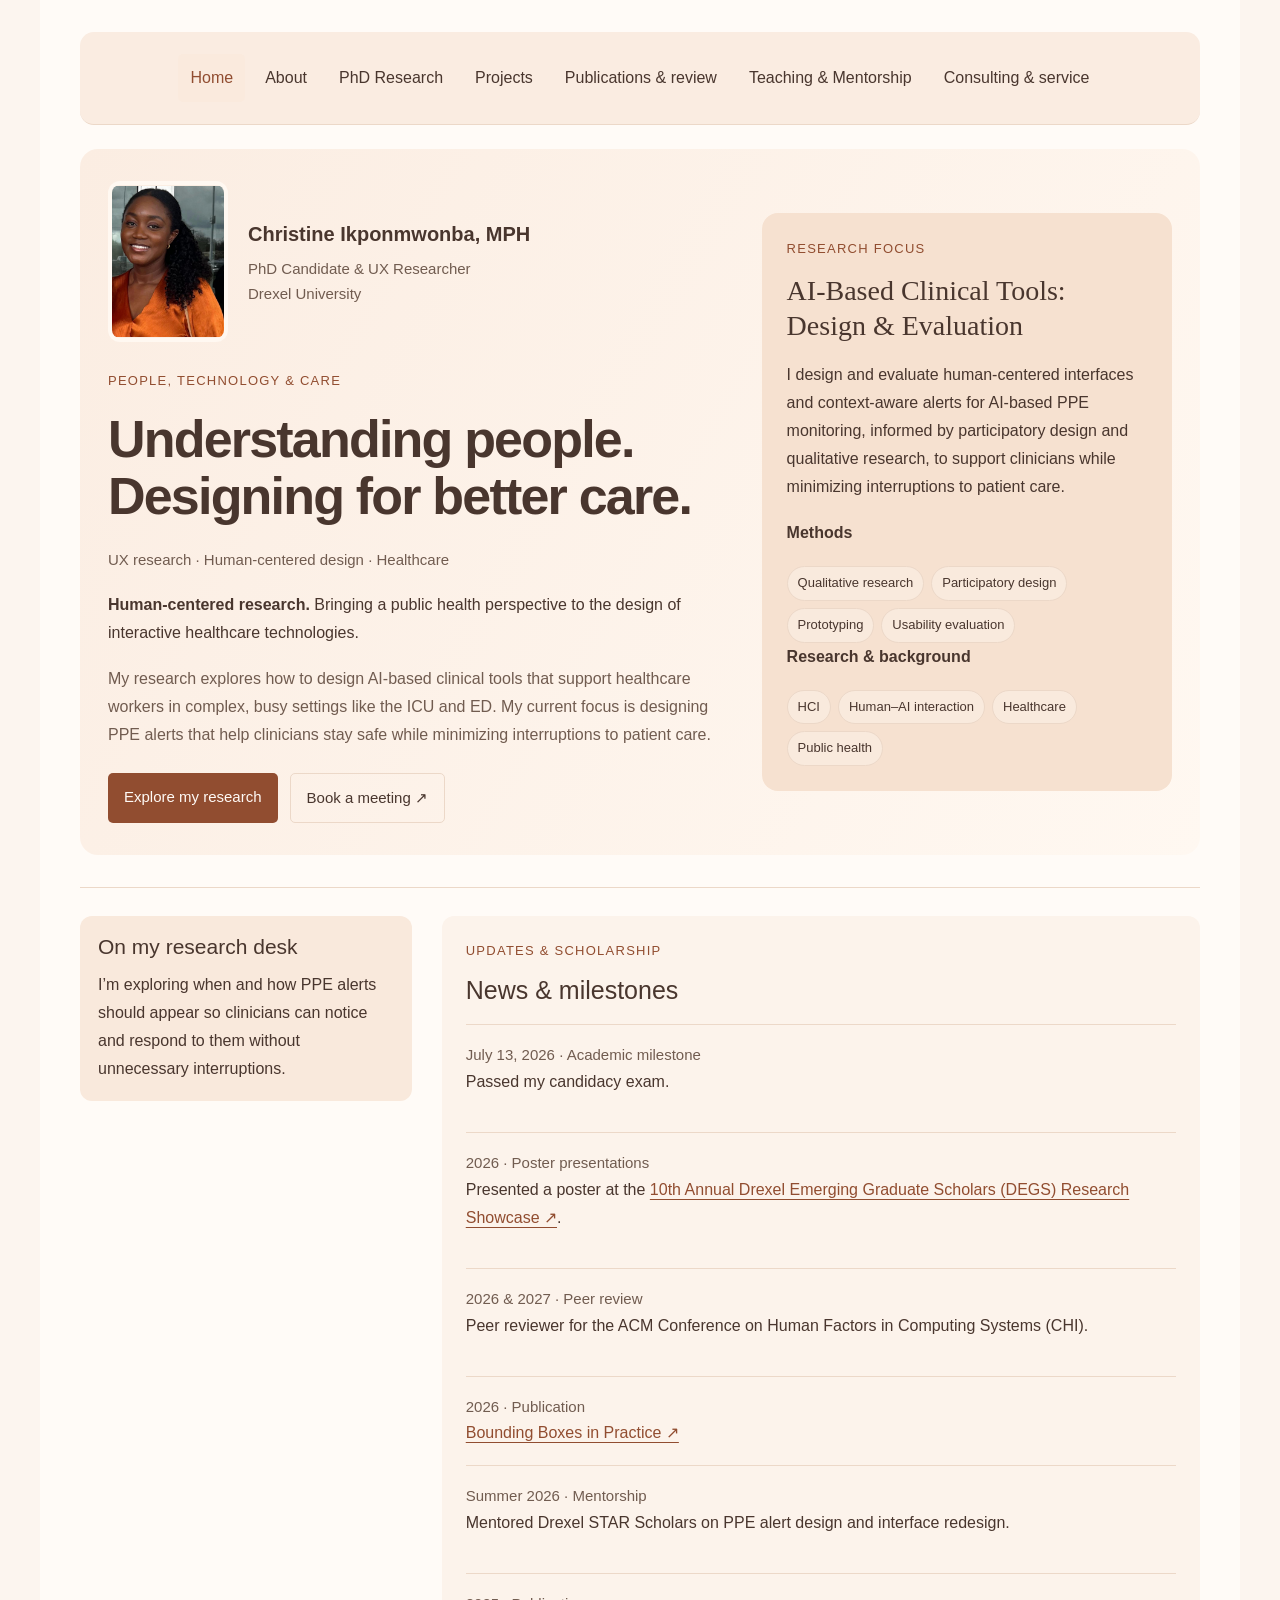
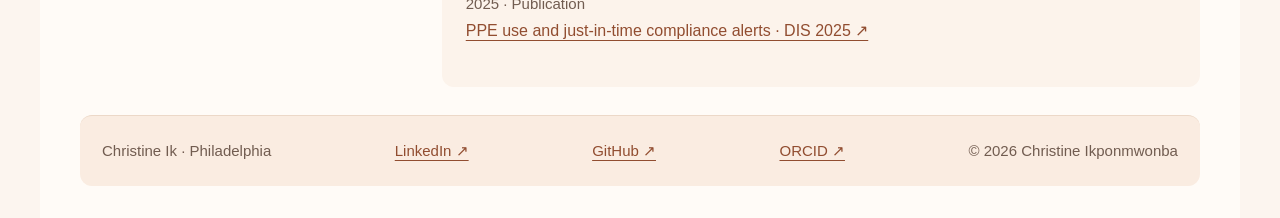
<file: index.html>
<!doctype html><html lang="en"><head><meta charset="utf-8"><meta name="viewport" content="width=device-width,initial-scale=1"><title>Christine Ik, MPH — Healthcare HCI & UX Research</title><meta name="description" content="Christine Ikponmwonba is a PhD candidate and UX researcher at Drexel University, studying human–AI interaction, clinical workflows, and PPE alert design."><link rel="stylesheet" href="site.css?v=pubs-b7aa767a4e"></head><body><a class="skip" href="#main-content">Skip to content</a><div id="portfolio-review">

<header><nav aria-label="Portfolio sections">
<a class="nav-link" href="#home" aria-current="page">Home</a><a class="nav-link" href="#about">About</a><a class="nav-link" href="#work">PhD Research</a><a class="nav-link" href="#projects">Projects</a><a class="nav-link" href="#pubs">Publications & review</a><a class="nav-link" href="#mentoring">Teaching & Mentorship</a><a class="nav-link" href="#consulting">Consulting & service</a>
</nav></header>
<main id="main-content">
<section id="pr-home"><div class="hero"><div><div class="home-intro"><img src="images/myface3.jpeg" alt="Christine Ikponmwonba" width="110" height="110"><div><p class="intro-name">Christine Ikponmwonba, MPH</p><p class="small">PhD Candidate & UX Researcher<br>Drexel University</p></div></div><div class="eyebrow">People, technology & care</div><h1>Understanding people.<br>Designing for better care.</h1><p class="small">UX research · Human-centered design · Healthcare</p><p><strong>Human-centered research.</strong> Bringing a public health perspective to the design of interactive healthcare technologies.</p><p class="muted">My research explores how to design AI-based clinical tools that support healthcare workers in complex, busy settings like the ICU and ED. My current focus is designing PPE alerts that help clinicians stay safe while minimizing interruptions to patient care.</p><div class="actions"><a class="cta" href="#work">Explore my research</a><a class="cta secondary" href="https://bookings.cloud.microsoft/bookwithme/user/312821252a094a6799895238e041aa7e@drexel.edu/meetingtype/ioTSQeJty0KqM_Nd0bo20Q2?anonymous&amp;ismsaljsauthenabled&amp;ep=mLinkFromTile">Book a meeting ↗</a></div></div><aside class="focus"><div class="eyebrow">Research focus</div><h2>AI-Based Clinical Tools: Design &amp; Evaluation</h2><p>I design and evaluate human-centered interfaces and context-aware alerts for AI-based PPE monitoring, informed by participatory design and qualitative research, to support clinicians while minimizing interruptions to patient care.</p><p class="tag-label"><strong>Methods</strong></p><div class="tags"><span>Qualitative research</span><span>Participatory design</span><span>Prototyping</span><span>Usability evaluation</span></div><p class="tag-label"><strong>Research &amp; background</strong></p><div class="tags"><span>HCI</span><span>Human–AI interaction</span><span>Healthcare</span><span>Public health</span></div></aside></div><div class="columns"><section class="desk"><h2>On my research desk</h2><p>I’m exploring when and how PPE alerts should appear so clinicians can notice and respond to them without unnecessary interruptions.</p></section><section><div class="eyebrow">Updates & scholarship</div><h2>News & milestones</h2><div class="row"><div class="small">July 13, 2026 · Academic milestone</div><p>Passed my candidacy exam.</p></div><div class="row"><div class="small">2026 · Poster presentations</div><p>Presented a poster at the <a href="https://drexel.edu/president/inauguration/schedule-of-events/10th-annual-drexel-emerging-graduate-scholars-DEGS-research-showcase" target="_blank" rel="noopener noreferrer">10th Annual Drexel Emerging Graduate Scholars (DEGS) Research Showcase ↗</a>.</p></div><div class="row"><div class="small">2026 & 2027 · Peer review</div><p>Peer reviewer for the ACM Conference on Human Factors in Computing Systems (CHI).</p></div><div class="row"><div class="small">2026 · Publication</div><a href="https://doi.org/10.1145/3772363.3798549">Bounding Boxes in Practice ↗</a></div><div class="row"><div class="small">Summer 2026 · Mentorship</div><p>Mentored Drexel STAR Scholars on PPE alert design and interface redesign.</p></div><div class="row"><div class="small">2025 · Publication</div><a href="https://doi.org/10.1145/3715336.3735820">PPE use and just-in-time compliance alerts · DIS 2025 ↗</a></div></section></div></section>
<section class="page" id="pr-about" hidden><div class="eyebrow">Background</div><h2>Hi, I’m Christine.</h2><img class="portrait" src="images/myface3.jpeg" alt="Christine Ikponmwonba" width="150" height="150"><p>Advised by <a href="https://cci.drexel.edu/faculty/asarcevic/">Dr. Aleksandra Sarcevic</a> at Drexel University.</p><div class="readable"><p>I’m a UX researcher and PhD candidate at Drexel University studying human–computer interaction and applied AI in healthcare. My work uses human-centered design to develop technologies that fit clinical workflows. In the <a href="https://sites.google.com/view/is4hdrexel/about-is4h-lab">Interactive Systems for Healthcare (IS4H) Research Lab</a>, I study clinical workflows and collaborate with clinicians and engineers to inform the design and evaluation of healthcare technologies.</p><p>My research combines qualitative methods, co-design, prototyping, and usability evaluation to understand clinicians’ needs and inform the design of clinical tools and alerts.</p><p>My background in epidemiology and public health includes experience as Projects Director at the <a href="https://sids.org/" target="_blank" rel="noopener noreferrer">American SIDS Institute</a>, coordinating multidisciplinary teams across clinical trials, tissue donation research, and other projects focused on neonatal health, prematurity, and Sudden Unexpected Infant Death (SUID). This work shapes my understanding of healthcare workflows and informs my approach to designing technologies around people’s needs.</p></div><div class="columns"><section><h3>Education</h3><p>PhD Candidate<br><span class="small">Research focus: Human-Centered Design, Human–Computer Interaction & Applied AI in Healthcare</span><br><span class="small">Drexel University · In progress</span></p><p>MPH, Epidemiology & Biostatistics<br><span class="small">University of Florida</span><br><span class="small">MPH advisor: <a href="https://www.linkedin.com/in/cindy-prins/" target="_blank" rel="noopener noreferrer">Cindy Prins, PhD ↗</a></span></p><p>BSc, Biochemistry<br><span class="small">Calvin University</span></p></section><section><h3>Fellowship</h3><p>Transforming Tech Fellowship — Certificate of Achievement<br><span class="small">Drexel University, College of Computing & Informatics · 2024–2025</span><br><a href="https://drexel.edu/cci/student-experience/transforming-tech-initiative/">About the initiative ↗</a></p><h3>Certifications</h3><p>Certified in Public Health (CPH)<br><span class="small">National Board of Public Health Examiners · February 2019</span><br><a href="https://sgq.io/62tmTBB">View credential ↗</a></p><p>Project Management Professional (PMP)®<br><span class="small">Project Management Institute · November 2023</span><br><a href="https://www.credly.com/badges/183c8b92-f2aa-490f-9ad1-cf03a27ba4e6/public_url">View credential ↗</a></p></section></div></section>
<section class="page" id="pr-work" hidden><div class="eyebrow">PhD Research</div><h2>Designing and Evaluating AI-Based Clinical Tools for PPE Compliance</h2><p>Through interviews, co-design, prototyping, and usability evaluation, I explore how AI-based clinical tools can support PPE compliance while fitting clinical workflows. I use alert concepts and prototypes to explore clinicians’ preferences and inform alert behavior and interface design.</p><h3>Related papers</h3><article class="entry"><h3>Understanding PPE use and alert design</h3><p>Design explorations for just-in-time PPE compliance alerts in interdisciplinary medical settings.</p><a href="https://doi.org/10.1145/3715336.3735820">Read the DIS 2025 paper ↗</a><div class="tags"><span>Interviews</span><span>Co-design</span><span>Clinical workflows</span></div></article><article class="entry"><span class="small">CHI 2026 · Extended abstract (Posters)</span><h3>Video-based PPE compliance monitoring</h3><p>Design and early evaluation of a video-based monitoring application for time-critical care.</p><a href="https://doi.org/10.1145/3772363.3798549">Read the CHI 2026 extended abstract ↗</a></article></section><section class="page" id="pr-projects" hidden><div class="eyebrow">Analytics · Applied AI · UX</div><h2>Projects</h2><p>Selected public health, machine learning, and data visualization projects.</p><p><a href="https://github.com/IkChristine">Explore my GitHub ↗</a></p><article class="entry"><h3>LLM-Powered Medical Chatbot with RAG</h3><figure class="project-visual chart"><a href="images/chatbot-interface.png" target="_blank" rel="noopener noreferrer"><img src="images/chatbot-interface.png" alt="Medical Chatbot with RAG prototype interface showing a sample question input and submit button" loading="lazy"></a><figcaption>Prototype interface using GPT-4o-mini and retrieved HealthCareMagic examples. Select image to view full size.</figcaption></figure><p><a href="https://github.com/IkChristine/medical-chatbot-rag">View project on GitHub ↗</a></p><p>Exploring how prompt engineering and retrieval-augmented generation affect medical chatbot responses, through technical and human-centered evaluation.</p><p>I built and evaluated three configurations to distinguish the effects of prompt engineering from retrieval. The project asks whether adding relevant doctor-response examples improves an LLM’s answers—and whether technical scores capture qualities that matter under time pressure.</p><p class="small">Python · GPT-4o-mini · Sentence Transformers · FAISS · Gradio</p><p class="small">Live demo currently offline.</p><details><summary>Read project overview</summary><h3>What I built</h3><p>A Python medical question-answering prototype using GPT-4o-mini, sentence-transformer embeddings, and FAISS retrieval over 50,000 doctor responses from the HealthCareMagic dataset.</p><h3>How I evaluated it</h3><p>Compared an original-prompt baseline, an improved prompt without retrieval, and an improved prompt with RAG on the same 20 questions. Evaluation combined LLM-as-judge scores, ROUGE, and a manual HCI rubric.</p><h3>What I learned</h3><p>The improved prompt scored highest in the LLM-judge evaluation; RAG scored highest on the manual HCI rubric. Conciseness remained a weakness across configurations. Retrieval did not consistently outperform prompt engineering alone in this small comparison.</p><h3>Exploratory results</h3><figure class="project-visual chart"><a href="images/chatbot-hci-evaluation.png" target="_blank" rel="noopener noreferrer"><img src="images/chatbot-hci-evaluation.png" alt="Manual HCI rubric comparison of clarity, conciseness, actionability, accuracy and cognitive load across three chatbot configurations" loading="lazy"></a><figcaption>Manual HCI evaluation of 10 responses per configuration by one non-clinical evaluator. Scores describe this exploratory project, not clinical effectiveness.</figcaption></figure><figure class="project-visual chart"><a href="images/chatbot-evaluation.png" target="_blank" rel="noopener noreferrer"><img src="images/chatbot-evaluation.png" alt="Three-phase chatbot evaluation comparing LLM judge and manual scores, ROUGE-1, and HCI rubric totals" loading="lazy"></a><figcaption>Evaluation: baseline, improved prompt, and RAG. Small exploratory evaluation, not clinical validation. Select image to view full size.</figcaption></figure><p>Across 20 questions, LLM-judge totals were 11.15/12 for the baseline, 11.60/12 for the improved prompt, and 11.55/12 for RAG. On the manual HCI rubric applied to 10 responses per configuration, totals were 10.1/15, 11.7/15, and 12.3/15 respectively.</p><p>These scores reflect this small project evaluation, not demonstrated clinical effectiveness. The different rankings show why a single automated score is insufficient for assessing interface and response quality.</p><h3>How the prototype works</h3><p>Question → sentence-transformer embedding → FAISS search for three similar doctor responses → retrieved context plus question sent to GPT-4o-mini → response displayed in a Gradio chat interface.</p><h3>Design implications & next steps</h3><p>Constrain response length, broaden evaluation, and test with clinicians before drawing conclusions about clinical suitability. A stable hosted demo remains to be configured.</p><h3>Project scope</h3><p>Independent project. Small evaluation set, one non-clinical HCI evaluator, and no clinician testing or clinical validation.</p></details><div class="tags"><span>Python</span><span>RAG</span><span>FAISS</span><span>LLM evaluation</span><span>HCI rubric</span></div></article><article class="entry"><span class="small">Public health · Logistic regression</span><h3>Latent tuberculosis treatment completion</h3><p>Master’s project comparing completion of latent tuberculosis therapy among HIV-coinfected individuals and other high-risk groups.</p><a href="https://github.com/IkChristine/Logistic-Regression-Analysis---Completion-of-LTBI-Therapy-Among-Co-infected-High-Risk-Groups">View project on GitHub ↗</a></article><article class="entry"><span class="small">Public health · Surveillance</span><h3>COVID-19 outbreaks in nursing homes</h3><p>Retrospective public health surveillance analysis and discussion of nursing home outbreaks.</p><a href="https://github.com/IkChristine/A-Retrospective-Analysis-of-COVID-19-Outbreaks-in-Nursing-Homes">View project on GitHub ↗</a></article><article class="entry"><span class="small">Machine learning · XGBoost</span><h3>Cervical cancer risk prediction</h3><p>Exploring cervical cancer risk classification using XGBoost.</p><a href="https://github.com/IkChristine/Cervical-Cancer-Risk-Prediction-Using-XGBoost">View project on GitHub ↗</a></article><article class="entry"><span class="small">Machine learning · Classification</span><h3>Early diabetes prediction</h3><p>Comparing logistic regression, decision tree, and random forest classifiers.</p><a href="https://github.com/IkChristine/Early-Diabetes-Prediction-with-Machine-Learning-Classification-algorithms">View project on GitHub ↗</a></article><article class="entry"><span class="small">Machine learning · AutoML</span><h3>Cardiovascular disease &amp; cancer-cell classification</h3><p>Automated machine learning classification using AWS AutoGluon.</p><a href="https://github.com/IkChristine/Binary-Classification-of-Cardiovascular-Disease-and-Cancer-Cells-Using-AWS-AutoGluon">View project on GitHub ↗</a></article><article class="entry"><span class="small">Machine learning · Neural networks</span><h3>Medical insurance premium analysis</h3><p>A regression project using artificial neural networks.</p><a href="https://github.com/IkChristine/Medical-Insurance-Premium-Regression-Analysis-Using-Artificial-Neural-Networks-ANN-">View project on GitHub ↗</a></article><article class="entry"><span class="small">Forecasting · Time series</span><h3>Global COVID-19 forecasting</h3><p>Time-series forecasting of global COVID-19 cases using Meta Prophet.</p><a href="https://github.com/IkChristine/Time-Series-Forecasting-of-Global-COVID-19-Cases-Using-Meta-Prophet">View project on GitHub ↗</a></article><article class="entry"><span class="small">Data visualization</span><h3>Canadian immigration visualization</h3><p>Exploring immigration to Canada from 1980 to 2013.</p><a href="https://github.com/IkChristine/Canadian-Immigration-Data-Analysis-and-Vizualization">View project on GitHub ↗</a></article><article class="entry"><span class="small">Dashboard · Python</span><h3>Airline performance dashboard</h3><p>A Python dashboard for annual airline performance data.</p><a href="https://github.com/IkChristine/Annual-Airline-Performance-Dashboard">View project on GitHub ↗</a></article><article class="entry"><span class="small">Regression · Python</span><h3>King County house-price prediction</h3><p>Housing-price data analysis with Python.</p><a href="https://github.com/IkChristine/House-Sales-Prediction-in-King-County-USA">View project on GitHub ↗</a></article><article class="entry"><span class="small">Data analysis</span><h3>Historical stock &amp; revenue analysis</h3><p>An analysis project focused on historical stock and revenue data.</p><a href="https://github.com/IkChristine/Analyzing-Historical-Stock-Revenue-Data">View project on GitHub ↗</a></article><article class="entry"><span class="small">Capstone</span><h3>Data science capstone</h3><p>A data science capstone notebook project.</p><a href="https://github.com/IkChristine/Data-Science-Capstone">View project on GitHub ↗</a></article><article class="entry"><h3>Portfolio website development</h3><a href="https://github.com/IkChristine/Portfolio">Portfolio repository ↗</a> · <a href="https://github.com/IkChristine/IkChristine.github.io">Current website source ↗</a></article><h2>UX prototypes</h2><article class="entry"><h3>Zootopia</h3><figure class="project-visual"><a href="images/Zoo.png" target="_blank" rel="noopener noreferrer"><img src="images/Zoo.png" alt="Zootopia app prototype showing its welcome screen, animal exhibits and visitor information" loading="lazy"></a><figcaption>Interface prototype · Select image to view full size</figcaption></figure><p>An app concept supporting zoo visits with exhibit information, maps, ticketing, and accessibility information.</p><a href="https://www.figma.com/design/WErvp1odlotaYghwXdQzIt/Zootoopia--2025-?node-id=125-868&amp;t=WBtlhte3AG76TVaM-1">View Figma design ↗</a></article><article class="entry"><h3>Talk &amp; Cook — Voice-Based Cooking Interface</h3><figure class="project-visual"><a href="images/Voiceapp.png" target="_blank" rel="noopener noreferrer"><img src="images/Voiceapp.png" alt="Talk and Cook prototype showing voice interaction, recipe ingredients and guided cooking steps" loading="lazy"></a><figcaption>Interface prototype · Select image to view full size</figcaption></figure><p>A voice-interface prototype for preparing Nigerian Jollof rice, with step-by-step guidance and hands-free commands.</p><a href="https://www.figma.com/design/y8DO45GEtxnVS8uhrx1sht/Untitled?node-id=0-1&amp;t=iubBvhNMKlzujirt-1">View Figma design ↗</a></article><article class="entry"><h3>Smart-Ordering Table</h3><figure class="project-visual"><a href="images/smarttable.jpg" target="_blank" rel="noopener noreferrer"><img src="images/smarttable.jpg" alt="Smart ordering table prototype showing table availability and a waiting list" loading="lazy"></a><figcaption>Interface prototype · Select image to view full size</figcaption></figure><p>An interactive dining-table concept for ordering, requesting assistance, and payment.</p><a href="https://www.figma.com/design/lpVf3wRaJlzworLWUVN8qV/Smart-Ordering-Table?node-id=1-5">View Figma design ↗</a></article></section><section class="page" id="pr-pubs" hidden><div class="eyebrow">Scholarship</div><h2>Publications, Presentations & Peer Review</h2><p><a href="https://orcid.org/0009-0002-0970-6109">ORCID research profile ↗</a></p><h3>Conference papers &amp; extended abstracts</h3><article class="entry"><span class="small">2026 · CHI Extended Abstracts · Posters</span><p><a href="https://doi.org/10.1145/3772363.3798549">Bounding Boxes in Practice: Design and Early Evaluation of a Video-Based PPE Compliance Monitoring Application for Time-Critical Care ↗</a></p><p class="small"><strong>Christine D. Ikponmwonba</strong>, Vidhi Shah, Sifan Yuan, Ivan Marsic, Randall Burd & Aleksandra Sarcevic</p></article><article class="entry"><span class="small">2025 · DIS</span><p><a href="https://doi.org/10.1145/3715336.3735820">Understanding Personal Protective Equipment Use in Interdisciplinary Medical Settings: Design Explorations for Just-in-Time Compliance Alerts ↗</a></p><p class="small">Aleksandra Sarcevic, Eleanor Wood, Katherine Ann Zellner, <strong>Christine D. Ikponmwonba</strong>, Mary Suhyun Kim, Ivan Marsic & Randall S. Burd</p></article><h3 style="margin-top:25px">Journal articles</h3><article class="entry"><span class="small">2025 · Archives of Disease in Childhood — Fetal and Neonatal Edition</span><p><a href="https://doi.org/10.1136/archdischild-2025-329230">Intermittent hypoxia and caffeine in infants born preterm: the ICAF Randomized Clinical Trial ↗</a></p><p class="small">Eric Eichenwald, Michael Corwin, Betty McEntire, Susan Knoblach, Catherine Limperopoulos, Kushal Kapse, Stephen Kerr, Timothy C. Heeren, <strong>Christine Ikponmwonba</strong> &amp; Carl E. Hunt, for the ICAF Study Group</p></article><article class="entry"><span class="small">2023 · Journal of Perinatology</span><p><a href="https://doi.org/10.1038/s41372-022-01592-2">Adverse effects of COVID-19 pandemic on a multicenter randomized controlled trial ↗</a></p><p class="small">Elie G. Abu Jawdeh, Carl E. Hunt, Eric Eichenwald, Michael J. Corwin, Betty McEntire, Timothy Heeren, Lisa M. Crowell, <strong>Christine Ikponmwonba</strong>, Ariana Saroufim, Stephen Kerr &amp; the ICAF Study Group</p></article><h3 style="margin-top:25px">Abstracts</h3><article class="entry"><span class="small">2021 · Poster abstract · NAME Annual Meeting</span><p><a href="https://www.thename.org/assets/docs/NAME_Complete%20Program.pdf">SUID Tissue Consortium: Advancing Medical Research through Postmortem Tissue Donation ↗</a></p><p class="small"><strong>C. Ikponmwonba</strong> & B. McEntire · American SIDS Institute</p></article><article class="entry"><span class="small">2016 · Annals of Global Health, 82(3), 412–413</span><p><a href="https://doi.org/10.1016/j.aogh.2016.04.151">Developing team skills competencies for the global health context: interprofessional predeparture training for health science students engaging in global health projects at the University of Florida ↗</a></p><p class="small">E. L. DeVos, <strong>C. Ikponmwonba</strong>, K. Patel, S. L. McKune, J. W. Grigg & A. Blue</p></article><article class="entry"><span class="small">2016 · Annals of Global Health, 82(3), 366–367</span><p><a href="https://doi.org/10.1016/j.aogh.2016.04.094">How the interdisciplinary leads to the innovative in global health: learning from the Global Health Case Competition at the University of Florida ↗</a></p><p class="small">S. L. McKune, <strong>C. Ikponmwonba</strong> & M. Alabduljabbar</p></article><h3 style="margin-top:28px">Presentations &amp; Moderation</h3><article class="entry"><span class="small">April 14, 2026 · Philadelphia, PA</span><p>Poster presentation · <a href="https://drexel.edu/president/inauguration/schedule-of-events/10th-annual-drexel-emerging-graduate-scholars-DEGS-research-showcase" target="_blank" rel="noopener noreferrer">10th Annual Drexel Emerging Graduate Scholars (DEGS) Research Showcase ↗</a></p></article><article class="entry"><span class="small">April 4, 2025 · CRA Grad Cohort · Denver, CO</span><p>Adapting Hand Hygiene Monitoring Technologies to PPE Compliance: An Initial Exploratory Literature Review</p></article><article class="entry"><span class="small">2021 · NAME Annual Meeting · Palm Beach, Florida</span><p>SUID Tissue Consortium: Advancing Medical Research through Postmortem Tissue Donation</p></article><article class="entry"><span class="small">September 29, 2018 · AASPP · Naples, FL</span><p>SUID Tissue Consortium: Introduction</p></article><article class="entry"><span class="small">June 2018 · Glasgow, Scotland, United Kingdom</span><p>Session Moderator — ISPID: International Conference on Stillbirth, SIDS, and Baby Survival</p><p><a href="https://www.ispid.org/fileadmin/user_upload/textfiles/ISPID2018ebook.pdf" target="_blank" rel="noopener noreferrer">Conference program ↗</a></p></article><article class="entry"><span class="small">September 28, 2017 · AASPP · Naples, FL</span><p>Sudden Unexpected Infant Deaths in Nigeria — Panel: SUID in Different Countries: Rates and Prevention Strategies</p></article><article class="entry"><span class="small">April 8, 2016 · CUGH · San Francisco, CA</span><p>Global Health Case Competition at the University of Florida</p></article><article class="entry"><h3>Peer Reviewer</h3><p>CHI ’27: ACM Conference on Human Factors in Computing Systems.<br>CHI ’26: ACM Conference on Human Factors in Computing Systems.</p></article></section>
<section class="page" id="pr-mentoring" hidden><div class="eyebrow">Teaching, research assistance & mentorship</div><h2>Teaching & Mentorship</h2><article class="entry"><span class="small">Graduate appointment · Drexel University</span><h3>Graduate Assistant, <a href="https://sites.google.com/view/is4hdrexel/about-is4h-lab">Interactive Systems for Healthcare (IS4H) Research Lab ↗</a></h3><p>Healthcare HCI research focused on clinical workflows and the design and evaluation of AI-based PPE alerts.</p></article><article class="entry"><span class="small">April 2015–April 2016 · University of Florida International Center</span><h3>Graduate Assistant, Global Health Council</h3><p>Mentor: <a href="https://phhp.ufl.edu/profile/mckune-sarah/" target="_blank" rel="noopener noreferrer">Sarah McKune, PhD ↗</a></p><p>Supported council meetings and annual global health symposia; contributed to reports, posters, and abstracts; and represented the council through poster presentations at local and national conferences.</p><p><strong>Related poster presentation</strong><br>McKune, S. L., Ikponmwonba, C., &amp; Alabduljabbar, M. <a href="https://annalsofglobalhealth.org/articles/10.1016/j.aogh.2016.04.094" target="_blank" rel="noopener noreferrer">How the interdisciplinary leads to the innovative in global health: learning from the Global Health Case Competition at the University of Florida ↗</a><br><span class="small">Seventh Annual Consortium of Universities Global Health Conference · April 8, 2016 · San Francisco, CA</span></p></article><h2>Teaching experience</h2><article class="entry"><span class="small">University of Florida</span><h3>Teaching Assistant</h3><p>College of Public Health & Health Professions</p><p></p><ul><li>HSC 3502 — Survey of Diseases and Disabilities I</li><li>OTH 3201 — Applied Human Development II</li></ul><p></p></article><h2>Mentorship</h2><p>I have mentored students across undergraduate, medical, and master’s programs on healthcare HCI research and design.</p><article class="entry"><span class="small">Drexel STAR Scholars · Summer 2026</span><p>Research focus: Designing PPE alerts.</p><ul><li>Abrian Jackson-Wright</li></ul><p>Research focus: Redesigning the PPE user interface.</p><ul><li>Liya Giby</li></ul></article><article class="entry"><span class="small">Drexel medical students · 2025–2026</span><p>Research focus: Qualitative analysis of PPE alert design interviews.</p><ul><li>Arya Patel</li><li>Sara Karabeg</li></ul></article><article class="entry"><span class="small">Master’s student · 2025–2026</span><p>Research focus: Prototyping the PPE alert interface, with co-authorship of <a href="https://doi.org/10.1145/3772363.3798549">Bounding Boxes in Practice ↗</a>.</p><ul><li>Vidhi Shah</li></ul></article></section>
<section class="page" id="pr-consulting" hidden><div class="eyebrow">Experience & collaboration</div><h2>Consulting & professional service</h2><article class="entry"><h3><a href="https://sids.org/">American SIDS Institute ↗</a></h3><p><strong>Research Analytics &amp; Operations</strong></p><ul class="service-summary"><li><strong>SUID Tissue Consortium:</strong> Case-reporting coordination and workflow analysis across eight medical examiner districts, connecting medical examiner offices, donor-service partners, and the tissue bank. This work includes developing operating procedures, reviewing research records for completeness, and leading partner training.</li><li><strong>Research analytics:</strong> Statistical analysis, interactive dashboards, and data-quality review to track reported cases, examine patterns in infant deaths, and support research decisions.</li><li><strong>Clinical trial coordination:</strong> Research coordination across 14 clinical sites for the Intermittent-hypoxia Caffeine (ICAF) study, which investigated caffeine treatment and intermittent hypoxia in preterm infants. My work connected study-device deployment and operational support with site training, data collection, and quality checks to support consistent research workflows and reliable study data.</li></ul><p><strong>Related publications</strong></p><p><span class="small">2025 · Archives of Disease in Childhood — Fetal and Neonatal Edition</span><br><a href="https://doi.org/10.1136/archdischild-2025-329230" target="_blank" rel="noopener noreferrer">Intermittent hypoxia and caffeine in infants born preterm: the ICAF Randomized Clinical Trial ↗</a></p><p><span class="small">2023 · Journal of Perinatology</span><br><a href="https://doi.org/10.1038/s41372-022-01592-2" target="_blank" rel="noopener noreferrer">Adverse effects of COVID-19 pandemic on a multicenter randomized controlled trial ↗</a></p><p><strong>Questions about the SUID Tissue Consortium or access to tissue for research?</strong><br>Medical examiner and donor-service partners, as well as researchers, can visit the <a href="https://sids.org/" target="_blank" rel="noopener noreferrer">American SIDS Institute website ↗</a> for contact information.</p></article><article class="entry"><h3><a href="https://aaspp.net/">American Association of SIDS Prevention Physicians (AASPP) ↗</a></h3><ul class="service-summary"><li><strong>Conference Planning &amp; Organization:</strong> Co-organized annual conference symposia, supporting conference planning and coordination.</li><li><strong>Presentations &amp; Panels:</strong> Annual Conference Presenter/Panelist · 2020, 2019, 2017 · Naples, FL</li></ul></article><article class="entry"><h3><a href="https://www.ispid.org/index">International Society for the Study and Prevention of Perinatal and Infant Death (ISPID) ↗</a></h3><ul class="service-summary"><li>Planning Committee Member · 2018–2023</li><li>Scientific Committee · Planning the 2023 conference in Italy</li><li>Member · 2017–present</li><li>Epidemiology Panel Moderator · September 2021 · Virtual conference</li><li>Session Moderator · June 2018 · Glasgow, Scotland, United Kingdom<br><span class="small">International Conference on Stillbirth, SIDS, and Baby Survival</span></li></ul><p><a href="https://www.ispid.org/fileadmin/user_upload/textfiles/ISPID2018ebook.pdf" target="_blank" rel="noopener noreferrer">Conference program ↗</a></p></article><div class="focus" style="margin-top:30px"><h2>Let’s connect.</h2><p>For research, collaboration, or consulting inquiries.</p><a class="cta" href="https://bookings.cloud.microsoft/bookwithme/user/312821252a094a6799895238e041aa7e@drexel.edu/meetingtype/ioTSQeJty0KqM_Nd0bo20Q2?anonymous&amp;ismsaljsauthenabled&amp;ep=mLinkFromTile">Book a meeting ↗</a></div></section>
</main><footer><span>Christine Ik · Philadelphia</span><a href="https://www.linkedin.com/in/christine-ik/">LinkedIn ↗</a><a href="https://github.com/IkChristine">GitHub ↗</a><a href="https://orcid.org/0009-0002-0970-6109">ORCID ↗</a><span>© 2026 Christine Ikponmwonba</span></footer>

</div>
<script src="site.js?v=b9f9b80b66"></script></body></html>
</file>
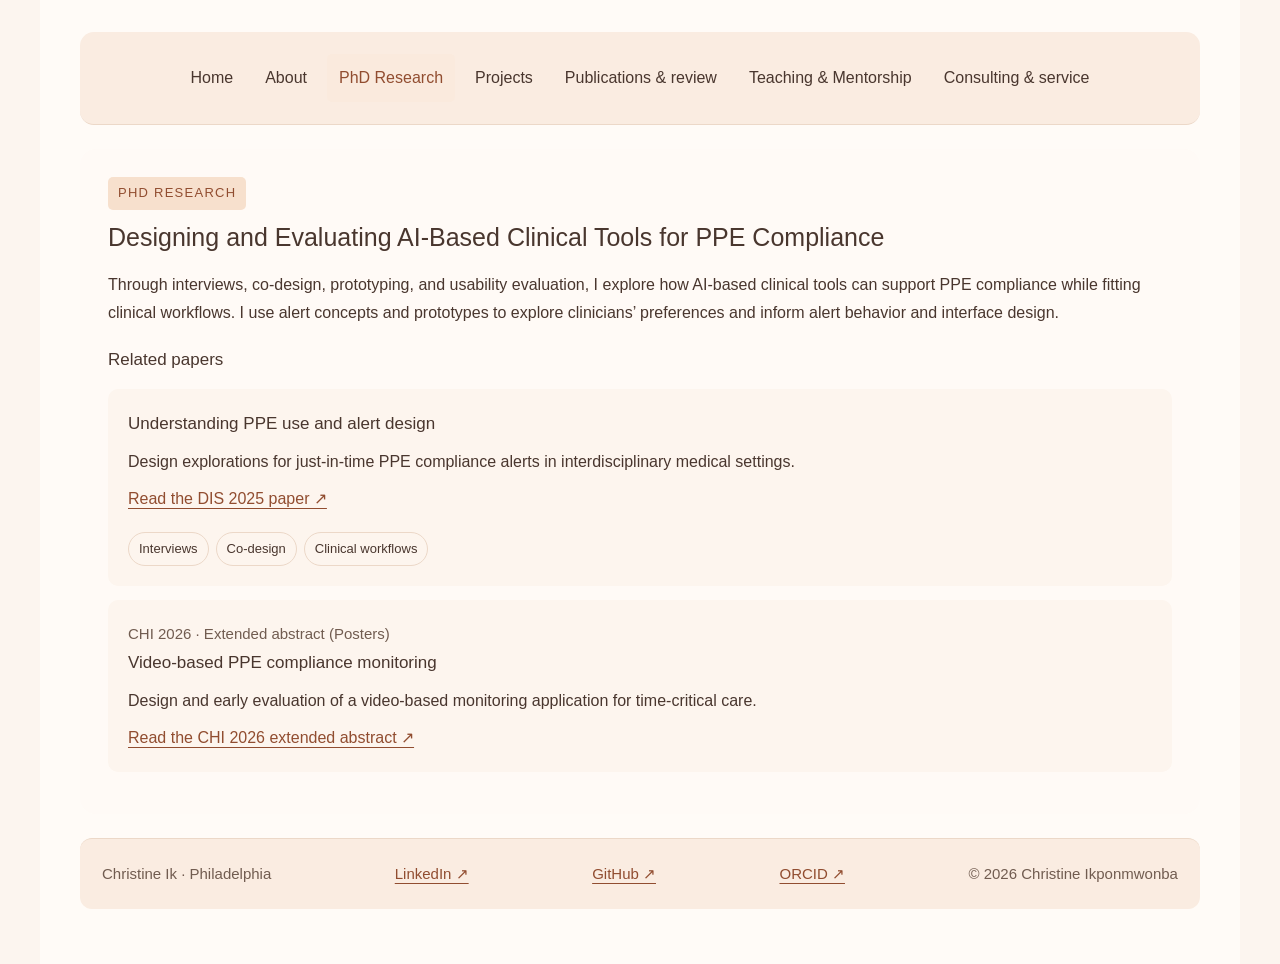
<file: currentprojects.html>
<!doctype html><html lang="en"><head><meta charset="utf-8"><meta name="viewport" content="width=device-width,initial-scale=1"><meta http-equiv="refresh" content="0;url=index.html#work"><title>Christine Ik — Portfolio</title></head><body><a href="index.html#work">Continue to Christine’s portfolio</a></body></html>
</file>
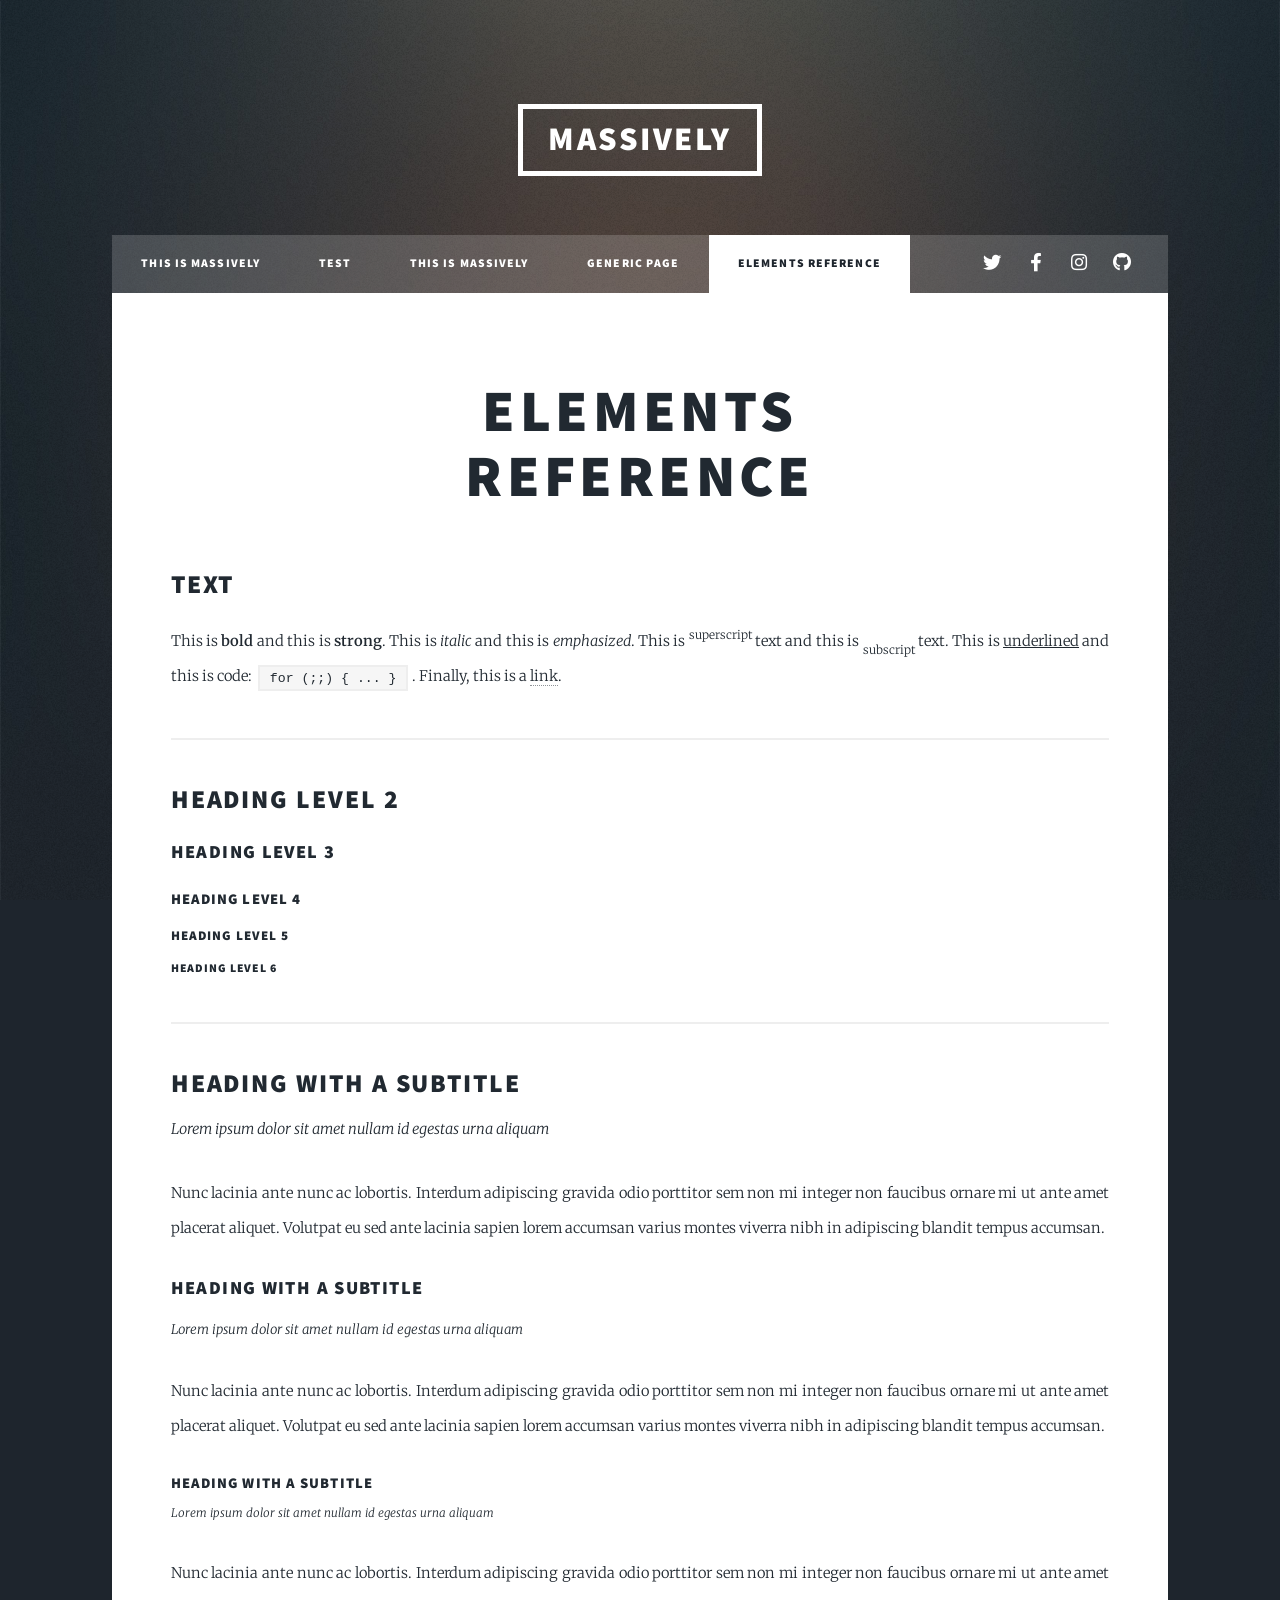
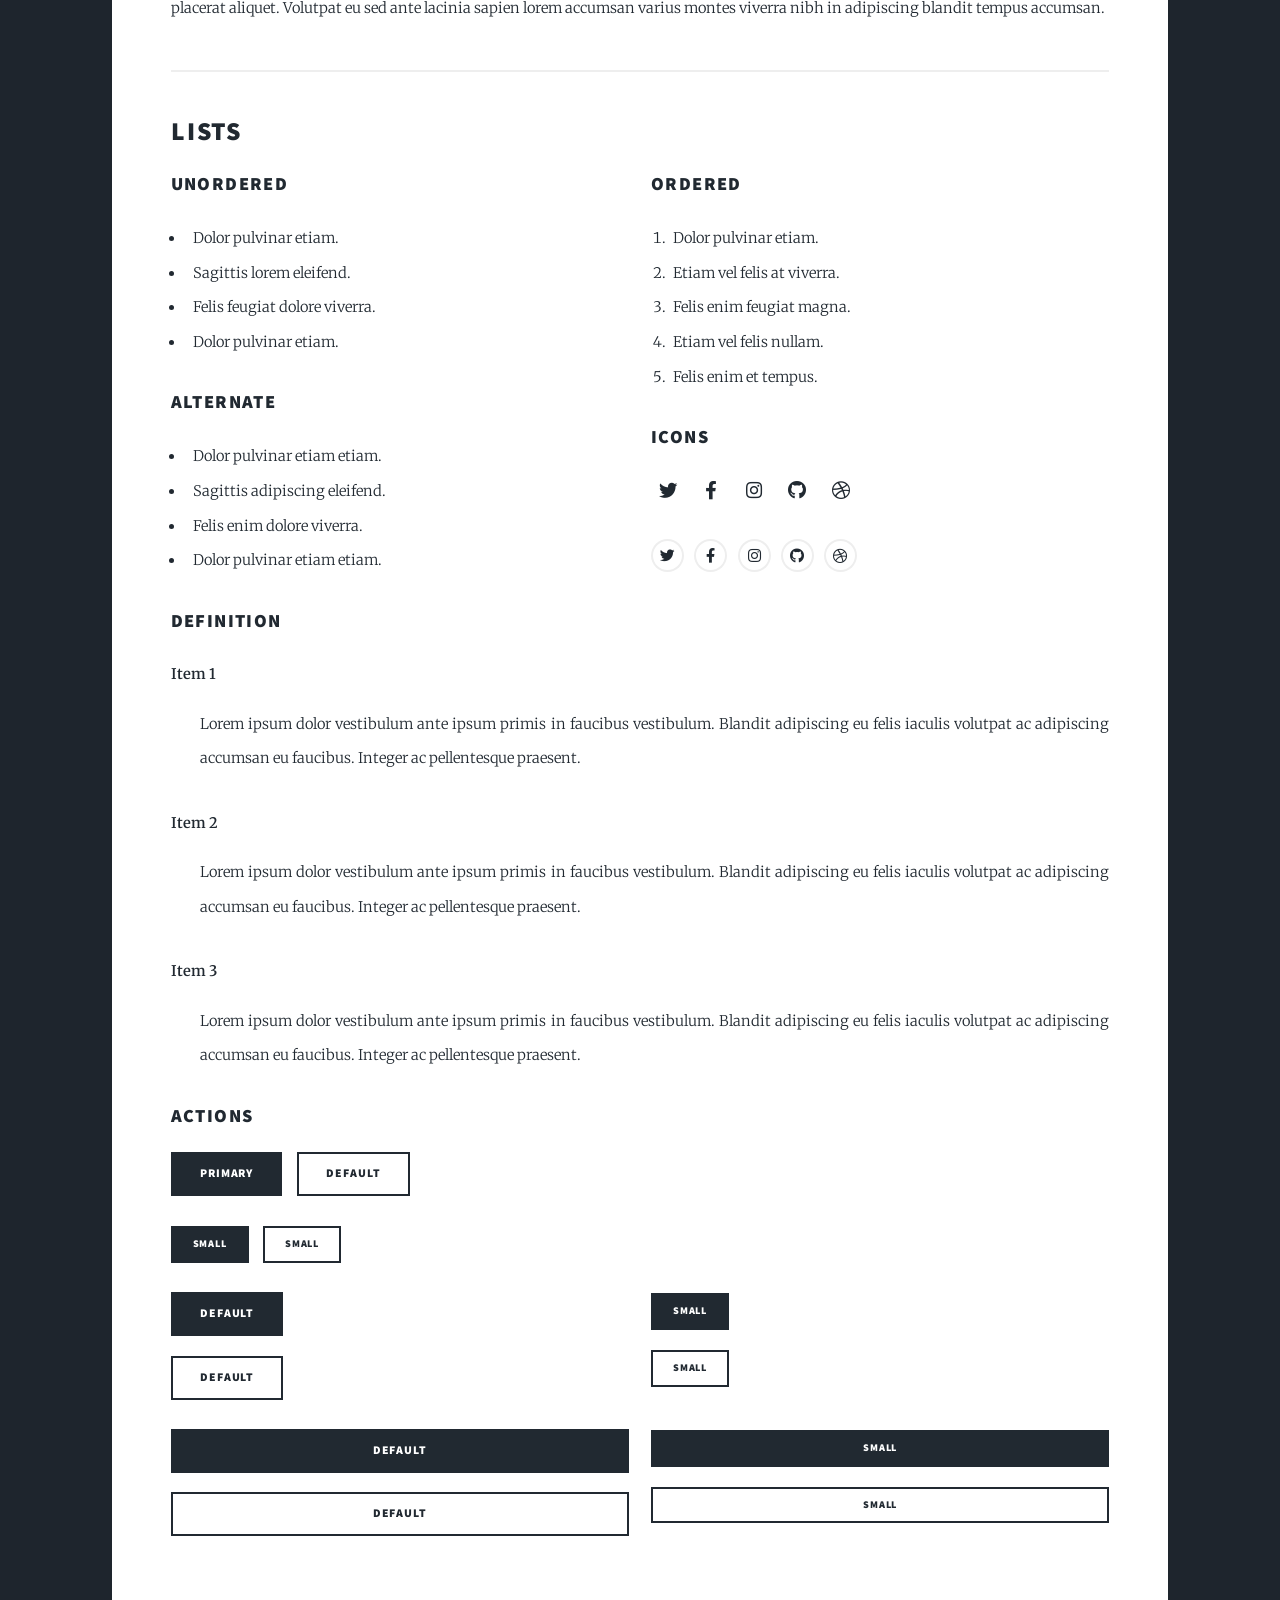
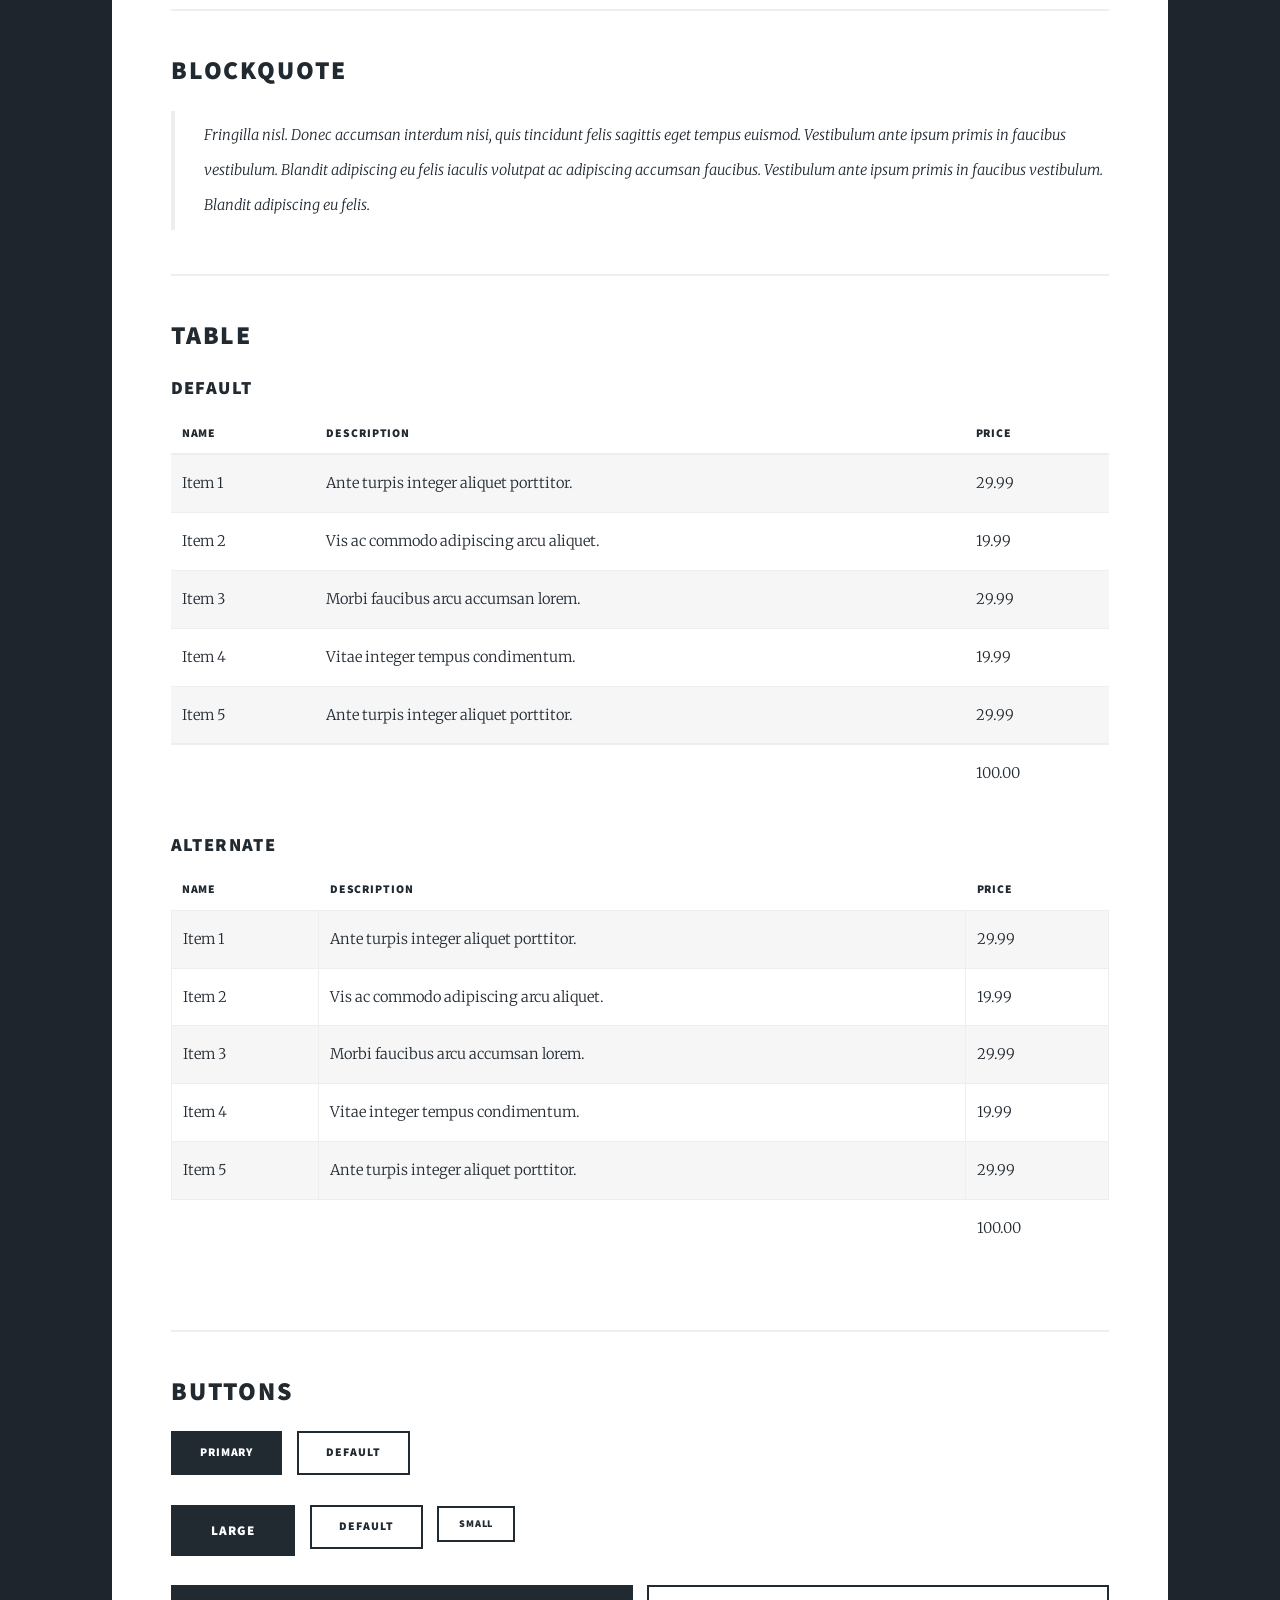
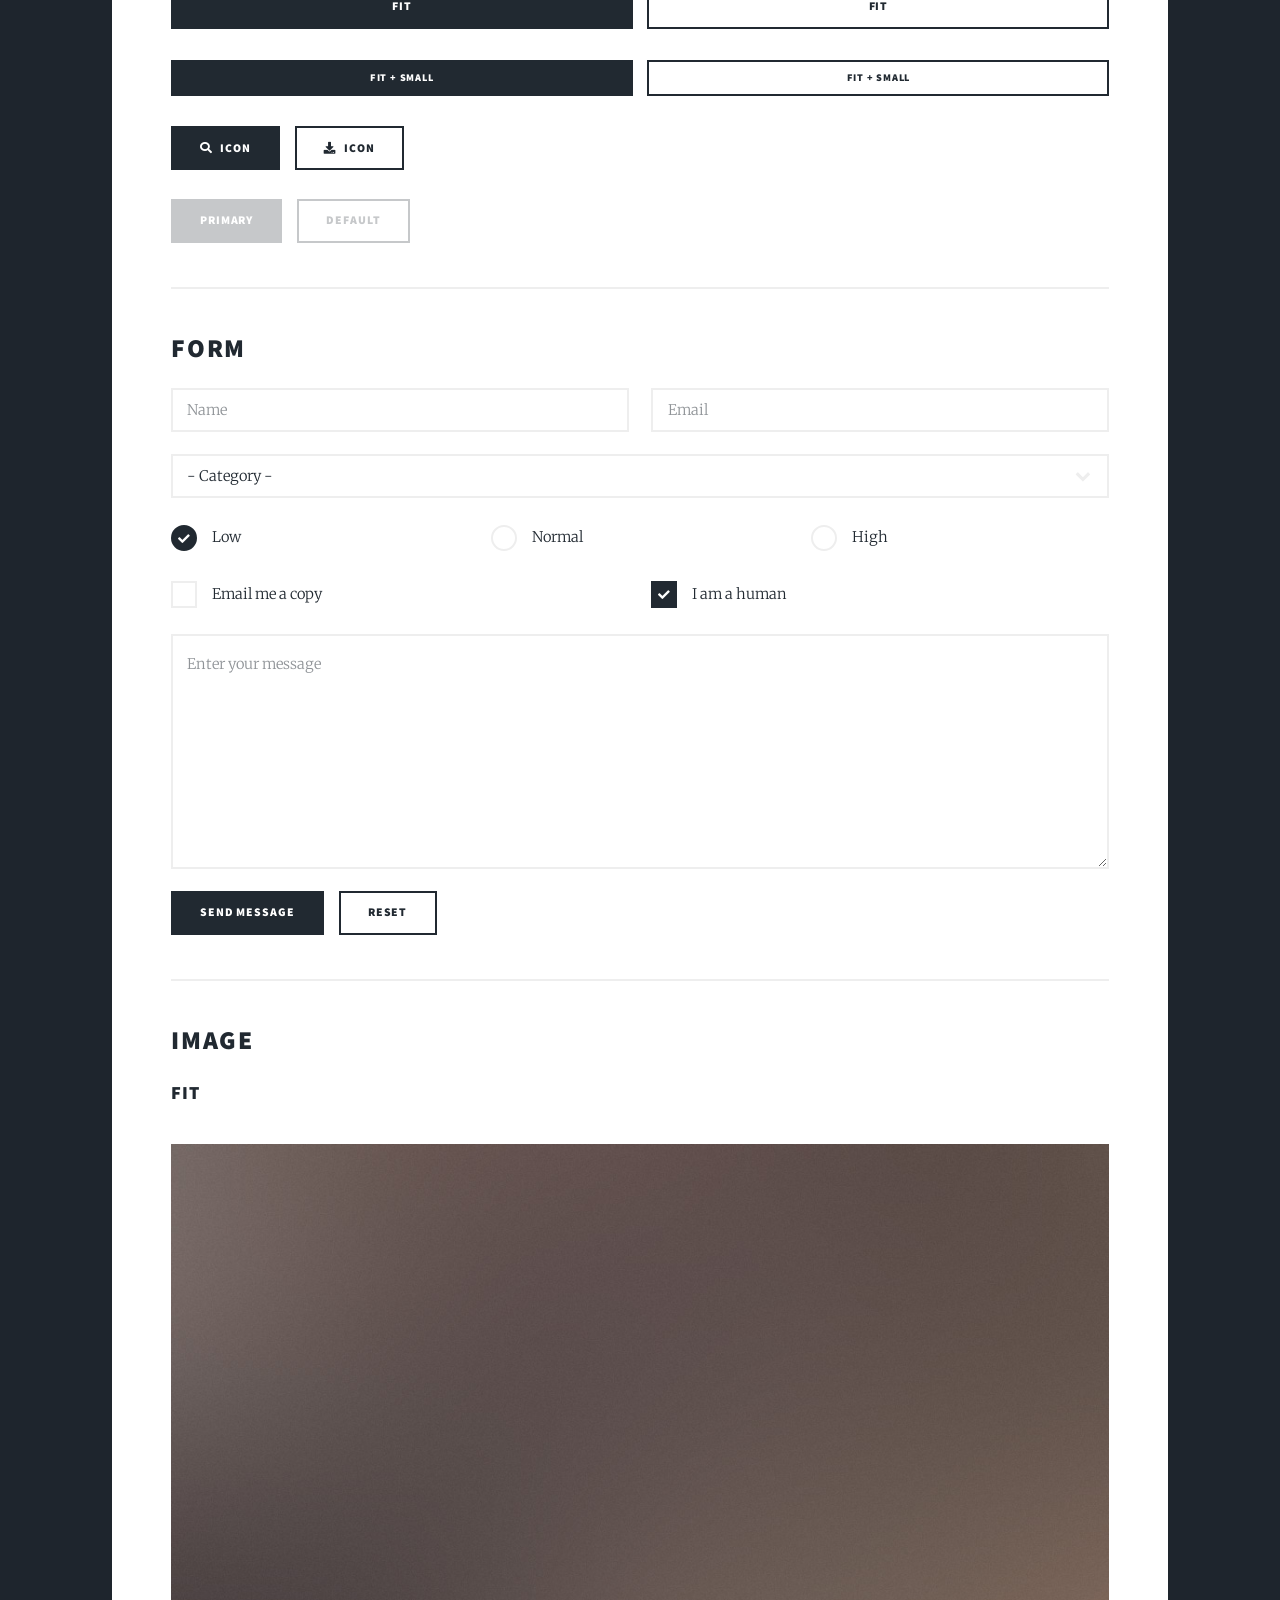
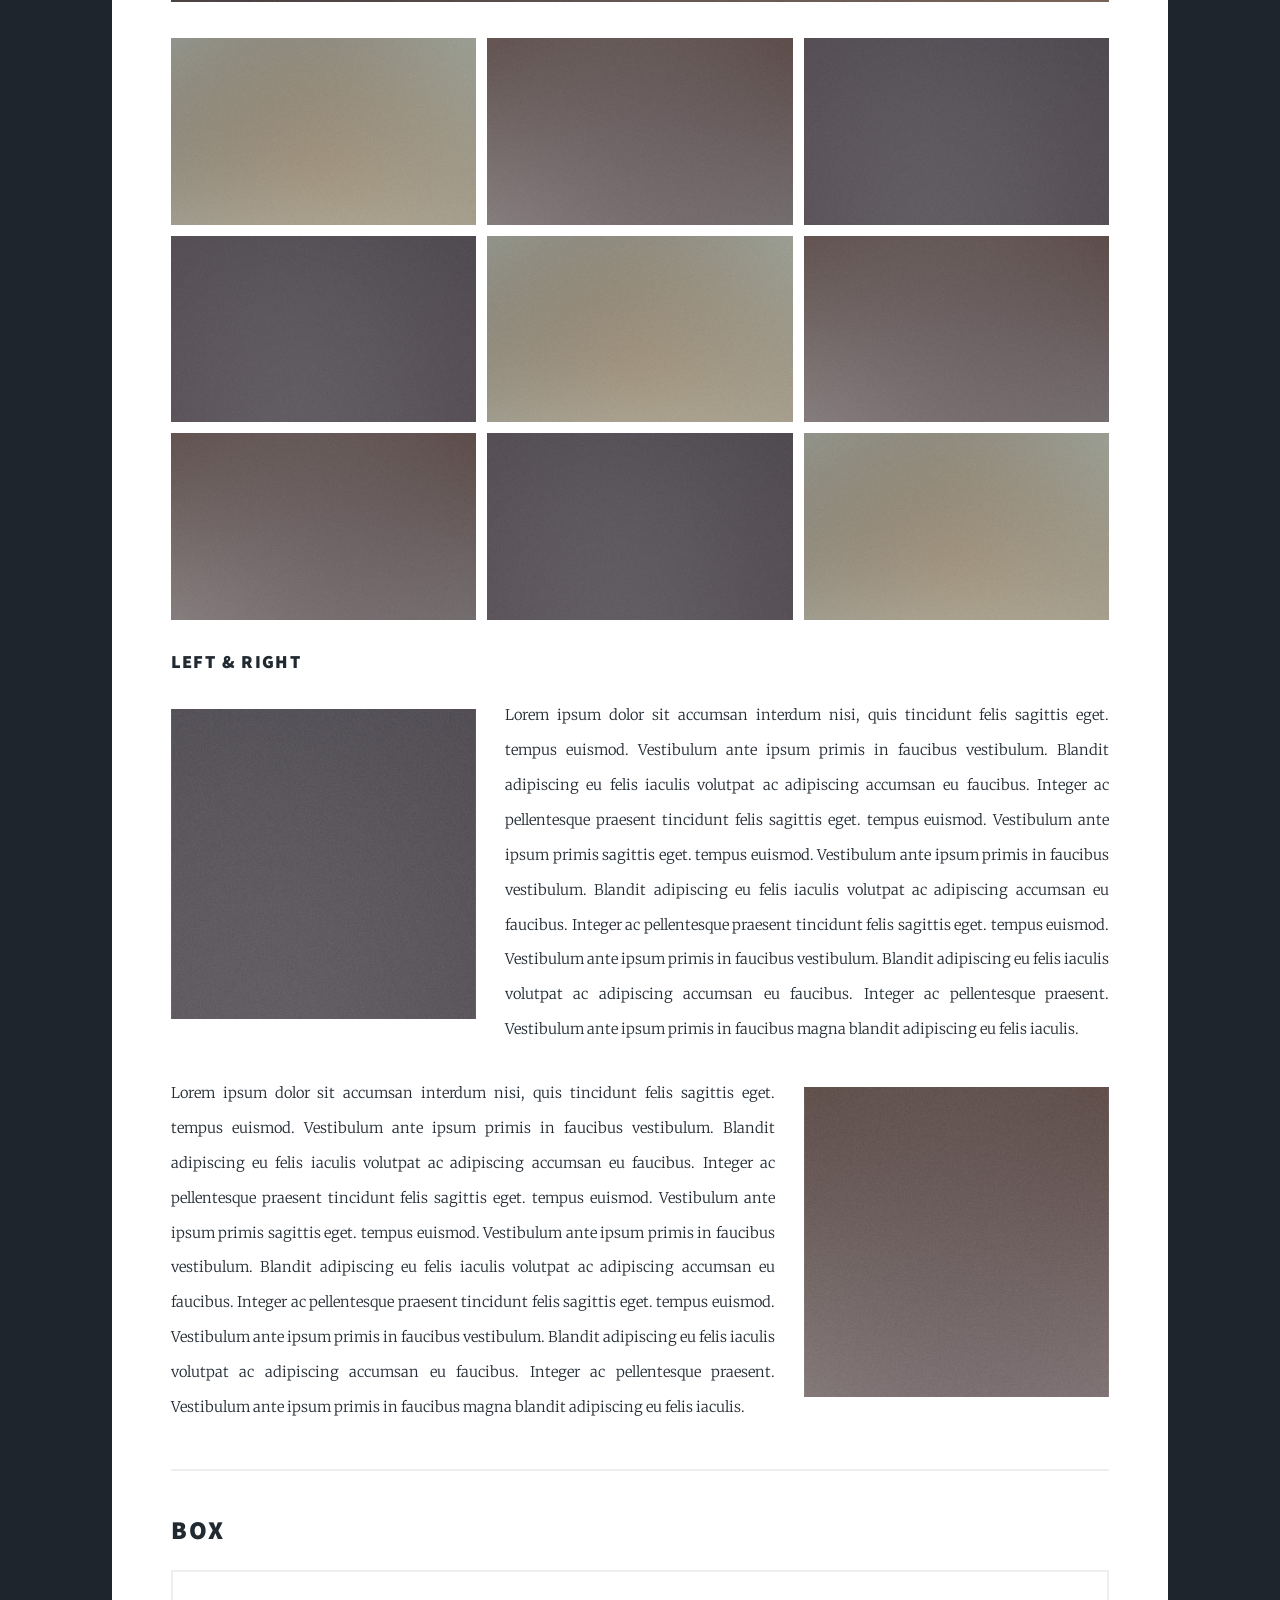
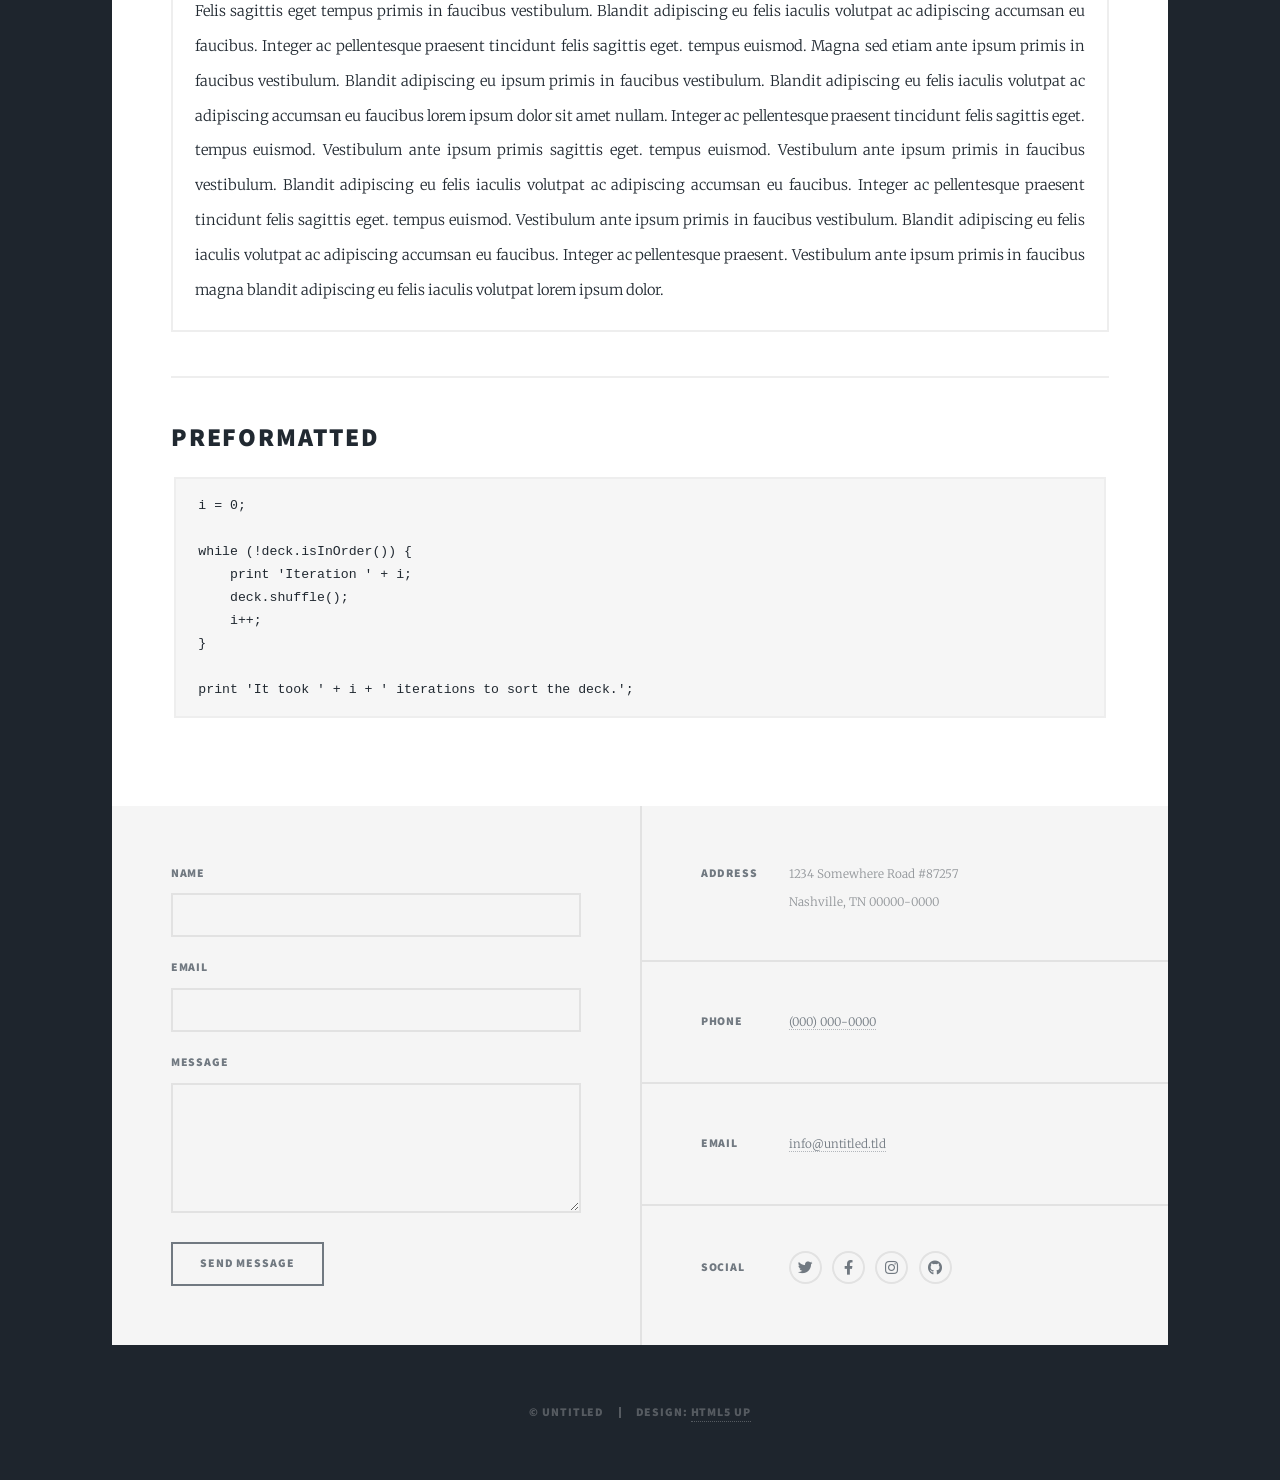
<file: elements.html>
<!DOCTYPE HTML>
<!--
	Massively by HTML5 UP
	html5up.net | @ajlkn
	Free for personal and commercial use under the CCA 3.0 license (html5up.net/license)
-->
<html>
	<head>
		<title>Elements Reference - Massively by HTML5 UP</title>
		<meta charset="utf-8" />
		<meta name="viewport" content="width=device-width, initial-scale=1, user-scalable=no" />
		<link rel="stylesheet" href="assets/css/main.css" />
		<noscript><link rel="stylesheet" href="assets/css/noscript.css" /></noscript>
	</head>
	<body class="is-preload">

		<!-- Wrapper -->
			<div id="wrapper">

				<!-- Header -->
					<header id="header">
						<a href="index.html" class="logo">Massively</a>
					</header>

				<!-- Nav -->
					<nav id="nav">
						<ul class="links">
							<li><a href="index.html">This is Massively</a></li>
							<li><a href="index2.html">Test</a></li>
							<li><a href="index.html">This is Massively</a></li>
							<li><a href="generic.html">Generic Page</a></li>
							<li class="active"><a href="elements.html">Elements Reference</a></li>
						</ul>
						<ul class="icons">
							<li><a href="#" class="icon brands fa-twitter"><span class="label">Twitter</span></a></li>
							<li><a href="#" class="icon brands fa-facebook-f"><span class="label">Facebook</span></a></li>
							<li><a href="#" class="icon brands fa-instagram"><span class="label">Instagram</span></a></li>
							<li><a href="#" class="icon brands fa-github"><span class="label">GitHub</span></a></li>
						</ul>
					</nav>

				<!-- Main -->
					<div id="main">

						<!-- Post -->
							<section class="post">
								<header class="major">
									<h1>Elements<br />
									Reference</h1>
								</header>

								<!-- Text stuff -->
									<h2>Text</h2>
									<p>This is <b>bold</b> and this is <strong>strong</strong>. This is <i>italic</i> and this is <em>emphasized</em>.
									This is <sup>superscript</sup> text and this is <sub>subscript</sub> text.
									This is <u>underlined</u> and this is code: <code>for (;;) { ... }</code>.
									Finally, this is a <a href="#">link</a>.</p>
									<hr />
									<h2>Heading Level 2</h2>
									<h3>Heading Level 3</h3>
									<h4>Heading Level 4</h4>
									<h5>Heading Level 5</h5>
									<h6>Heading Level 6</h6>
									<hr />
									<header>
										<h2>Heading with a Subtitle</h2>
										<p>Lorem ipsum dolor sit amet nullam id egestas urna aliquam</p>
									</header>
									<p>Nunc lacinia ante nunc ac lobortis. Interdum adipiscing gravida odio porttitor sem non mi integer non faucibus ornare mi ut ante amet placerat aliquet. Volutpat eu sed ante lacinia sapien lorem accumsan varius montes viverra nibh in adipiscing blandit tempus accumsan.</p>
									<header>
										<h3>Heading with a Subtitle</h3>
										<p>Lorem ipsum dolor sit amet nullam id egestas urna aliquam</p>
									</header>
									<p>Nunc lacinia ante nunc ac lobortis. Interdum adipiscing gravida odio porttitor sem non mi integer non faucibus ornare mi ut ante amet placerat aliquet. Volutpat eu sed ante lacinia sapien lorem accumsan varius montes viverra nibh in adipiscing blandit tempus accumsan.</p>
									<header>
										<h4>Heading with a Subtitle</h4>
										<p>Lorem ipsum dolor sit amet nullam id egestas urna aliquam</p>
									</header>
									<p>Nunc lacinia ante nunc ac lobortis. Interdum adipiscing gravida odio porttitor sem non mi integer non faucibus ornare mi ut ante amet placerat aliquet. Volutpat eu sed ante lacinia sapien lorem accumsan varius montes viverra nibh in adipiscing blandit tempus accumsan.</p>

									<hr />

								<!-- Lists -->
									<h2>Lists</h2>
									<div class="row">
										<div class="col-6 col-12-small">

											<h3>Unordered</h3>
											<ul>
												<li>Dolor pulvinar etiam.</li>
												<li>Sagittis lorem eleifend.</li>
												<li>Felis feugiat dolore viverra.</li>
												<li>Dolor pulvinar etiam.</li>
											</ul>

											<h3>Alternate</h3>
											<ul class="alt">
												<li>Dolor pulvinar etiam etiam.</li>
												<li>Sagittis adipiscing eleifend.</li>
												<li>Felis enim dolore viverra.</li>
												<li>Dolor pulvinar etiam etiam.</li>
											</ul>

										</div>
										<div class="col-6 col-12-small">

											<h3>Ordered</h3>
											<ol>
												<li>Dolor pulvinar etiam.</li>
												<li>Etiam vel felis at viverra.</li>
												<li>Felis enim feugiat magna.</li>
												<li>Etiam vel felis nullam.</li>
												<li>Felis enim et tempus.</li>
											</ol>

											<h3>Icons</h3>
											<ul class="icons">
												<li><a href="#" class="icon brands fa-twitter"><span class="label">Twitter</span></a></li>
												<li><a href="#" class="icon brands fa-facebook-f"><span class="label">Facebook</span></a></li>
												<li><a href="#" class="icon brands fa-instagram"><span class="label">Instagram</span></a></li>
												<li><a href="#" class="icon brands fa-github"><span class="label">Github</span></a></li>
												<li><a href="#" class="icon brands fa-dribbble"><span class="label">Dribbble</span></a></li>
											</ul>
											<ul class="icons alt">
												<li><a href="#" class="icon brands alt fa-twitter"><span class="label">Twitter</span></a></li>
												<li><a href="#" class="icon brands alt fa-facebook-f"><span class="label">Facebook</span></a></li>
												<li><a href="#" class="icon brands alt fa-instagram"><span class="label">Instagram</span></a></li>
												<li><a href="#" class="icon brands alt fa-github"><span class="label">Github</span></a></li>
												<li><a href="#" class="icon brands alt fa-dribbble"><span class="label">Dribbble</span></a></li>
											</ul>

										</div>
									</div>
									<h3>Definition</h3>
									<dl>
										<dt>Item 1</dt>
										<dd>
											<p>Lorem ipsum dolor vestibulum ante ipsum primis in faucibus vestibulum. Blandit adipiscing eu felis iaculis volutpat ac adipiscing accumsan eu faucibus. Integer ac pellentesque praesent.</p>
										</dd>
										<dt>Item 2</dt>
										<dd>
											<p>Lorem ipsum dolor vestibulum ante ipsum primis in faucibus vestibulum. Blandit adipiscing eu felis iaculis volutpat ac adipiscing accumsan eu faucibus. Integer ac pellentesque praesent.</p>
										</dd>
										<dt>Item 3</dt>
										<dd>
											<p>Lorem ipsum dolor vestibulum ante ipsum primis in faucibus vestibulum. Blandit adipiscing eu felis iaculis volutpat ac adipiscing accumsan eu faucibus. Integer ac pellentesque praesent.</p>
										</dd>
									</dl>

									<h3>Actions</h3>
									<ul class="actions">
										<li><a href="#" class="button primary">Primary</a></li>
										<li><a href="#" class="button">Default</a></li>
									</ul>
									<ul class="actions small">
										<li><a href="#" class="button primary small">Small</a></li>
										<li><a href="#" class="button small">Small</a></li>
									</ul>
									<div class="row">
										<div class="col-6 col-12-small">
											<ul class="actions stacked">
												<li><a href="#" class="button primary">Default</a></li>
												<li><a href="#" class="button">Default</a></li>
											</ul>
										</div>
										<div class="col-6 col-12-small">
											<ul class="actions stacked">
												<li><a href="#" class="button primary small">Small</a></li>
												<li><a href="#" class="button small">Small</a></li>
											</ul>
										</div>
									</div>
									<div class="row">
										<div class="col-6 col-12-small">
											<ul class="actions stacked">
												<li><a href="#" class="button primary fit">Default</a></li>
												<li><a href="#" class="button fit">Default</a></li>
											</ul>
										</div>
										<div class="col-6 col-12-small">
											<ul class="actions stacked">
												<li><a href="#" class="button primary small fit">Small</a></li>
												<li><a href="#" class="button small fit">Small</a></li>
											</ul>
										</div>
									</div>

									<hr />

								<!-- Blockquote -->
									<h2>Blockquote</h2>
									<blockquote>Fringilla nisl. Donec accumsan interdum nisi, quis tincidunt felis sagittis eget tempus euismod. Vestibulum ante ipsum primis in faucibus vestibulum. Blandit adipiscing eu felis iaculis volutpat ac adipiscing accumsan faucibus. Vestibulum ante ipsum primis in faucibus vestibulum. Blandit adipiscing eu felis.</blockquote>

									<hr />

								<!-- Table -->
									<h2>Table</h2>

									<h3>Default</h3>
									<div class="table-wrapper">
										<table>
											<thead>
												<tr>
													<th>Name</th>
													<th>Description</th>
													<th>Price</th>
												</tr>
											</thead>
											<tbody>
												<tr>
													<td>Item 1</td>
													<td>Ante turpis integer aliquet porttitor.</td>
													<td>29.99</td>
												</tr>
												<tr>
													<td>Item 2</td>
													<td>Vis ac commodo adipiscing arcu aliquet.</td>
													<td>19.99</td>
												</tr>
												<tr>
													<td>Item 3</td>
													<td> Morbi faucibus arcu accumsan lorem.</td>
													<td>29.99</td>
												</tr>
												<tr>
													<td>Item 4</td>
													<td>Vitae integer tempus condimentum.</td>
													<td>19.99</td>
												</tr>
												<tr>
													<td>Item 5</td>
													<td>Ante turpis integer aliquet porttitor.</td>
													<td>29.99</td>
												</tr>
											</tbody>
											<tfoot>
												<tr>
													<td colspan="2"></td>
													<td>100.00</td>
												</tr>
											</tfoot>
										</table>
									</div>

									<h3>Alternate</h3>
									<div class="table-wrapper">
										<table class="alt">
											<thead>
												<tr>
													<th>Name</th>
													<th>Description</th>
													<th>Price</th>
												</tr>
											</thead>
											<tbody>
												<tr>
													<td>Item 1</td>
													<td>Ante turpis integer aliquet porttitor.</td>
													<td>29.99</td>
												</tr>
												<tr>
													<td>Item 2</td>
													<td>Vis ac commodo adipiscing arcu aliquet.</td>
													<td>19.99</td>
												</tr>
												<tr>
													<td>Item 3</td>
													<td> Morbi faucibus arcu accumsan lorem.</td>
													<td>29.99</td>
												</tr>
												<tr>
													<td>Item 4</td>
													<td>Vitae integer tempus condimentum.</td>
													<td>19.99</td>
												</tr>
												<tr>
													<td>Item 5</td>
													<td>Ante turpis integer aliquet porttitor.</td>
													<td>29.99</td>
												</tr>
											</tbody>
											<tfoot>
												<tr>
													<td colspan="2"></td>
													<td>100.00</td>
												</tr>
											</tfoot>
										</table>
									</div>

									<hr />

								<!-- Buttons -->
									<h2>Buttons</h2>
									<ul class="actions">
										<li><a href="#" class="button primary">Primary</a></li>
										<li><a href="#" class="button">Default</a></li>
									</ul>
									<ul class="actions">
										<li><a href="#" class="button primary large">Large</a></li>
										<li><a href="#" class="button">Default</a></li>
										<li><a href="#" class="button small">Small</a></li>
									</ul>
									<ul class="actions fit">
										<li><a href="#" class="button primary fit">Fit</a></li>
										<li><a href="#" class="button fit">Fit</a></li>
									</ul>
									<ul class="actions fit small">
										<li><a href="#" class="button primary fit small">Fit + Small</a></li>
										<li><a href="#" class="button fit small">Fit + Small</a></li>
									</ul>
									<ul class="actions">
										<li><a href="#" class="button primary icon solid fa-search">Icon</a></li>
										<li><a href="#" class="button icon solid fa-download">Icon</a></li>
									</ul>
									<ul class="actions">
										<li><span class="button primary disabled">Primary</span></li>
										<li><span class="button disabled">Default</span></li>
									</ul>

									<hr />

								<!-- Form -->
									<h2>Form</h2>

									<form method="post" action="#">
										<div class="row gtr-uniform">
											<div class="col-6 col-12-xsmall">
												<input type="text" name="demo-name" id="demo-name" value="" placeholder="Name" />
											</div>
											<div class="col-6 col-12-xsmall">
												<input type="email" name="demo-email" id="demo-email" value="" placeholder="Email" />
											</div>
											<!-- Break -->
											<div class="col-12">
												<select name="demo-category" id="demo-category">
													<option value="">- Category -</option>
													<option value="1">Manufacturing</option>
													<option value="1">Shipping</option>
													<option value="1">Administration</option>
													<option value="1">Human Resources</option>
												</select>
											</div>
											<!-- Break -->
											<div class="col-4 col-12-small">
												<input type="radio" id="demo-priority-low" name="demo-priority" checked>
												<label for="demo-priority-low">Low</label>
											</div>
											<div class="col-4 col-12-small">
												<input type="radio" id="demo-priority-normal" name="demo-priority">
												<label for="demo-priority-normal">Normal</label>
											</div>
											<div class="col-4 col-12-small">
												<input type="radio" id="demo-priority-high" name="demo-priority">
												<label for="demo-priority-high">High</label>
											</div>
											<!-- Break -->
											<div class="col-6 col-12-small">
												<input type="checkbox" id="demo-copy" name="demo-copy">
												<label for="demo-copy">Email me a copy</label>
											</div>
											<div class="col-6 col-12-small">
												<input type="checkbox" id="demo-human" name="demo-human" checked>
												<label for="demo-human">I am a human</label>
											</div>
											<!-- Break -->
											<div class="col-12">
												<textarea name="demo-message" id="demo-message" placeholder="Enter your message" rows="6"></textarea>
											</div>
											<!-- Break -->
											<div class="col-12">
												<ul class="actions">
													<li><input type="submit" value="Send Message" class="primary" /></li>
													<li><input type="reset" value="Reset" /></li>
												</ul>
											</div>
										</div>
									</form>

									<hr />

								<!-- Image -->
									<h2>Image</h2>

									<h3>Fit</h3>
									<span class="image fit"><img src="images/pic01.jpg" alt="" /></span>
									<div class="box alt">
										<div class="row gtr-50 gtr-uniform">
											<div class="col-4"><span class="image fit"><img src="images/pic02.jpg" alt="" /></span></div>
											<div class="col-4"><span class="image fit"><img src="images/pic03.jpg" alt="" /></span></div>
											<div class="col-4"><span class="image fit"><img src="images/pic04.jpg" alt="" /></span></div>
											<!-- Break -->
											<div class="col-4"><span class="image fit"><img src="images/pic04.jpg" alt="" /></span></div>
											<div class="col-4"><span class="image fit"><img src="images/pic02.jpg" alt="" /></span></div>
											<div class="col-4"><span class="image fit"><img src="images/pic03.jpg" alt="" /></span></div>
											<!-- Break -->
											<div class="col-4"><span class="image fit"><img src="images/pic03.jpg" alt="" /></span></div>
											<div class="col-4"><span class="image fit"><img src="images/pic04.jpg" alt="" /></span></div>
											<div class="col-4"><span class="image fit"><img src="images/pic02.jpg" alt="" /></span></div>
										</div>
									</div>

									<h3>Left &amp; Right</h3>
									<p><span class="image left"><img src="images/pic08.jpg" alt="" /></span>Lorem ipsum dolor sit accumsan interdum nisi, quis tincidunt felis sagittis eget. tempus euismod. Vestibulum ante ipsum primis in faucibus vestibulum. Blandit adipiscing eu felis iaculis volutpat ac adipiscing accumsan eu faucibus. Integer ac pellentesque praesent tincidunt felis sagittis eget. tempus euismod. Vestibulum ante ipsum primis sagittis eget. tempus euismod. Vestibulum ante ipsum primis in faucibus vestibulum. Blandit adipiscing eu felis iaculis volutpat ac adipiscing accumsan eu faucibus. Integer ac pellentesque praesent tincidunt felis sagittis eget. tempus euismod. Vestibulum ante ipsum primis in faucibus vestibulum. Blandit adipiscing eu felis iaculis volutpat ac adipiscing accumsan eu faucibus. Integer ac pellentesque praesent. Vestibulum ante ipsum primis in faucibus magna blandit adipiscing eu felis iaculis.</p>
									<p><span class="image right"><img src="images/pic09.jpg" alt="" /></span>Lorem ipsum dolor sit accumsan interdum nisi, quis tincidunt felis sagittis eget. tempus euismod. Vestibulum ante ipsum primis in faucibus vestibulum. Blandit adipiscing eu felis iaculis volutpat ac adipiscing accumsan eu faucibus. Integer ac pellentesque praesent tincidunt felis sagittis eget. tempus euismod. Vestibulum ante ipsum primis sagittis eget. tempus euismod. Vestibulum ante ipsum primis in faucibus vestibulum. Blandit adipiscing eu felis iaculis volutpat ac adipiscing accumsan eu faucibus. Integer ac pellentesque praesent tincidunt felis sagittis eget. tempus euismod. Vestibulum ante ipsum primis in faucibus vestibulum. Blandit adipiscing eu felis iaculis volutpat ac adipiscing accumsan eu faucibus. Integer ac pellentesque praesent. Vestibulum ante ipsum primis in faucibus magna blandit adipiscing eu felis iaculis.</p>

									<hr />

								<!-- Box -->
									<h2>Box</h2>
									<div class="box">
										<p>Felis sagittis eget tempus primis in faucibus vestibulum. Blandit adipiscing eu felis iaculis volutpat ac adipiscing accumsan eu faucibus. Integer ac pellentesque praesent tincidunt felis sagittis eget. tempus euismod. Magna sed etiam ante ipsum primis in faucibus vestibulum. Blandit adipiscing eu ipsum primis in faucibus vestibulum. Blandit adipiscing eu felis iaculis volutpat ac adipiscing accumsan eu faucibus lorem ipsum dolor sit amet nullam. Integer ac pellentesque praesent tincidunt felis sagittis eget. tempus euismod. Vestibulum ante ipsum primis sagittis eget. tempus euismod. Vestibulum ante ipsum primis in faucibus vestibulum. Blandit adipiscing eu felis iaculis volutpat ac adipiscing accumsan eu faucibus. Integer ac pellentesque praesent tincidunt felis sagittis eget. tempus euismod. Vestibulum ante ipsum primis in faucibus vestibulum. Blandit adipiscing eu felis iaculis volutpat ac adipiscing accumsan eu faucibus. Integer ac pellentesque praesent. Vestibulum ante ipsum primis in faucibus magna blandit adipiscing eu felis iaculis volutpat lorem ipsum dolor.</p>
									</div>

									<hr />

								<!-- Preformatted Code -->
									<h2>Preformatted</h2>
									<pre><code>i = 0;

while (!deck.isInOrder()) {
    print 'Iteration ' + i;
    deck.shuffle();
    i++;
}

print 'It took ' + i + ' iterations to sort the deck.';
</code></pre>

							</section>

					</div>

				<!-- Footer -->
					<footer id="footer">
						<section>
							<form method="post" action="#">
								<div class="fields">
									<div class="field">
										<label for="name">Name</label>
										<input type="text" name="name" id="name" />
									</div>
									<div class="field">
										<label for="email">Email</label>
										<input type="text" name="email" id="email" />
									</div>
									<div class="field">
										<label for="message">Message</label>
										<textarea name="message" id="message" rows="3"></textarea>
									</div>
								</div>
								<ul class="actions">
									<li><input type="submit" value="Send Message" /></li>
								</ul>
							</form>
						</section>
						<section class="split contact">
							<section class="alt">
								<h3>Address</h3>
								<p>1234 Somewhere Road #87257<br />
								Nashville, TN 00000-0000</p>
							</section>
							<section>
								<h3>Phone</h3>
								<p><a href="#">(000) 000-0000</a></p>
							</section>
							<section>
								<h3>Email</h3>
								<p><a href="#">info@untitled.tld</a></p>
							</section>
							<section>
								<h3>Social</h3>
								<ul class="icons alt">
									<li><a href="#" class="icon brands alt fa-twitter"><span class="label">Twitter</span></a></li>
									<li><a href="#" class="icon brands alt fa-facebook-f"><span class="label">Facebook</span></a></li>
									<li><a href="#" class="icon brands alt fa-instagram"><span class="label">Instagram</span></a></li>
									<li><a href="#" class="icon brands alt fa-github"><span class="label">GitHub</span></a></li>
								</ul>
							</section>
						</section>
					</footer>

				<!-- Copyright -->
					<div id="copyright">
						<ul><li>&copy; Untitled</li><li>Design: <a href="https://html5up.net">HTML5 UP</a></li></ul>
					</div>

			</div>

		<!-- Scripts -->
			<script src="assets/js/jquery.min.js"></script>
			<script src="assets/js/jquery.scrollex.min.js"></script>
			<script src="assets/js/jquery.scrolly.min.js"></script>
			<script src="assets/js/browser.min.js"></script>
			<script src="assets/js/breakpoints.min.js"></script>
			<script src="assets/js/util.js"></script>
			<script src="assets/js/main.js"></script>

	</body>
</html>
</file>
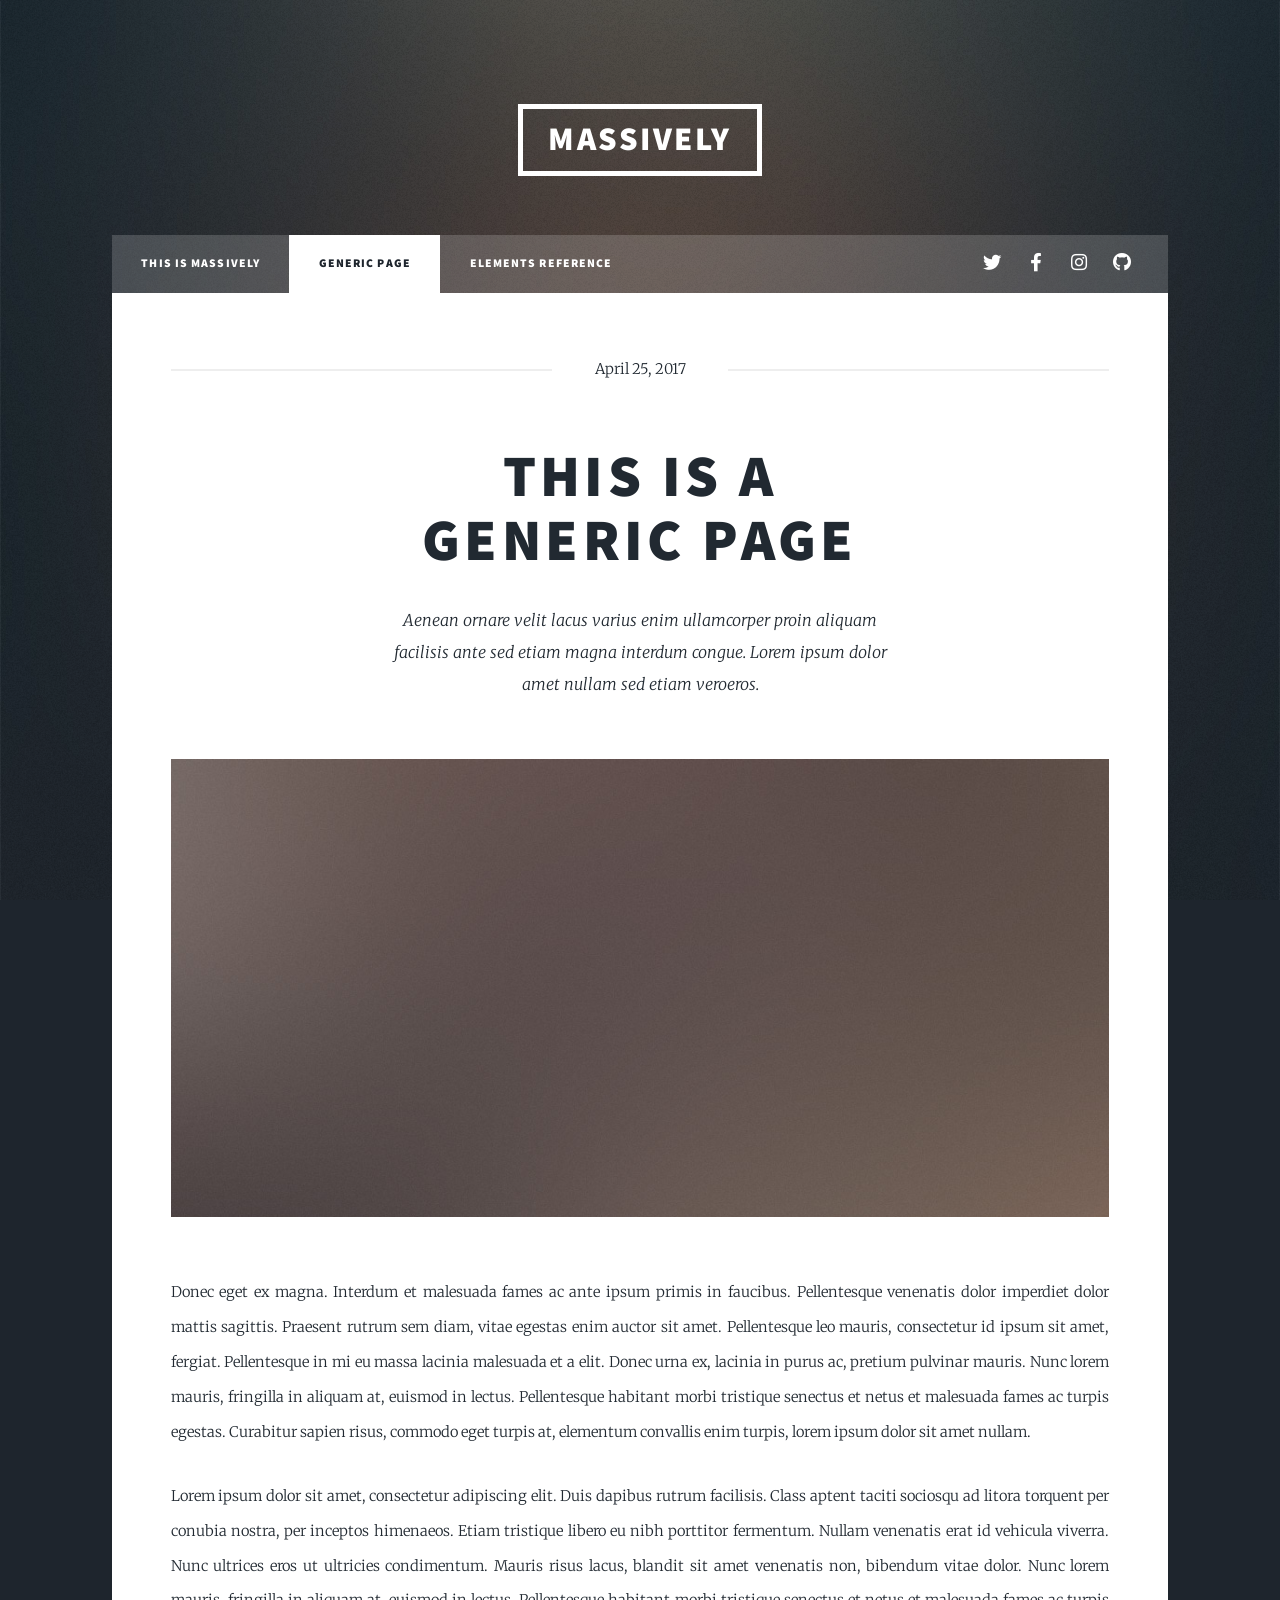
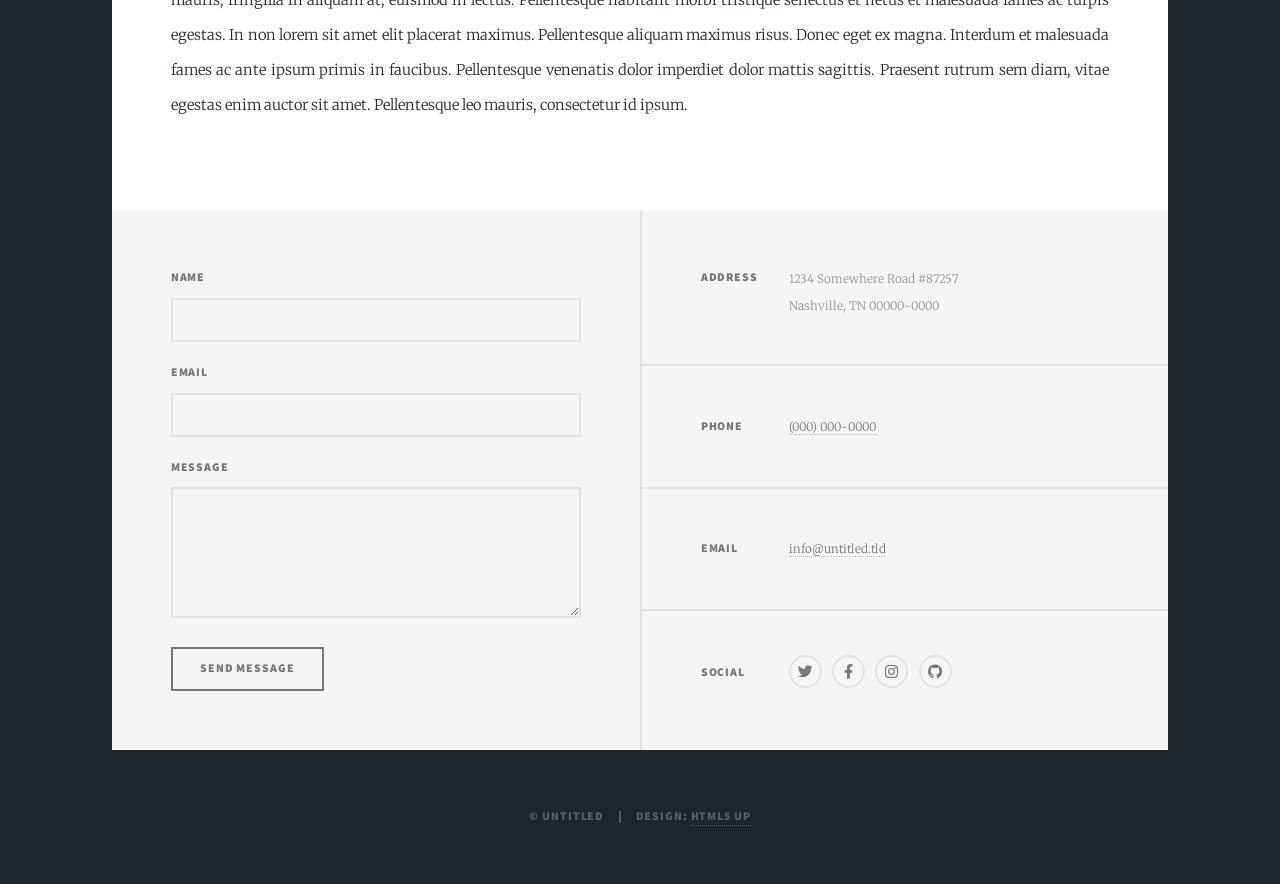
<file: generic.html>
<!DOCTYPE HTML>
<!--
	Massively by HTML5 UP
	html5up.net | @ajlkn
	Free for personal and commercial use under the CCA 3.0 license (html5up.net/license)
-->
<html>
	<head>
		<title>Generic Page - Massively by HTML5 UP</title>
		<meta charset="utf-8" />
		<meta name="viewport" content="width=device-width, initial-scale=1, user-scalable=no" />
		<link rel="stylesheet" href="assets/css/main.css" />
		<noscript><link rel="stylesheet" href="assets/css/noscript.css" /></noscript>
	</head>
	<body class="is-preload">

		<!-- Wrapper -->
			<div id="wrapper">

				<!-- Header -->
					<header id="header">
						<a href="index.html" class="logo">Massively</a>
					</header>

				<!-- Nav -->
					<nav id="nav">
						<ul class="links">
							<li><a href="index.html">This is Massively</a></li>
							<li class="active"><a href="generic.html">Generic Page</a></li>
							<li><a href="elements.html">Elements Reference</a></li>
						</ul>
						<ul class="icons">
							<li><a href="#" class="icon brands fa-twitter"><span class="label">Twitter</span></a></li>
							<li><a href="#" class="icon brands fa-facebook-f"><span class="label">Facebook</span></a></li>
							<li><a href="#" class="icon brands fa-instagram"><span class="label">Instagram</span></a></li>
							<li><a href="#" class="icon brands fa-github"><span class="label">GitHub</span></a></li>
						</ul>
					</nav>

				<!-- Main -->
					<div id="main">

						<!-- Post -->
							<section class="post">
								<header class="major">
									<span class="date">April 25, 2017</span>
									<h1>This is a<br />
									Generic Page</h1>
									<p>Aenean ornare velit lacus varius enim ullamcorper proin aliquam<br />
									facilisis ante sed etiam magna interdum congue. Lorem ipsum dolor<br />
									amet nullam sed etiam veroeros.</p>
								</header>
								<div class="image main"><img src="images/pic01.jpg" alt="" /></div>
								<p>Donec eget ex magna. Interdum et malesuada fames ac ante ipsum primis in faucibus. Pellentesque venenatis dolor imperdiet dolor mattis sagittis. Praesent rutrum sem diam, vitae egestas enim auctor sit amet. Pellentesque leo mauris, consectetur id ipsum sit amet, fergiat. Pellentesque in mi eu massa lacinia malesuada et a elit. Donec urna ex, lacinia in purus ac, pretium pulvinar mauris. Nunc lorem mauris, fringilla in aliquam at, euismod in lectus. Pellentesque habitant morbi tristique senectus et netus et malesuada fames ac turpis egestas. Curabitur sapien risus, commodo eget turpis at, elementum convallis enim turpis, lorem ipsum dolor sit amet nullam.</p>
								<p>Lorem ipsum dolor sit amet, consectetur adipiscing elit. Duis dapibus rutrum facilisis. Class aptent taciti sociosqu ad litora torquent per conubia nostra, per inceptos himenaeos. Etiam tristique libero eu nibh porttitor fermentum. Nullam venenatis erat id vehicula viverra. Nunc ultrices eros ut ultricies condimentum. Mauris risus lacus, blandit sit amet venenatis non, bibendum vitae dolor. Nunc lorem mauris, fringilla in aliquam at, euismod in lectus. Pellentesque habitant morbi tristique senectus et netus et malesuada fames ac turpis egestas. In non lorem sit amet elit placerat maximus. Pellentesque aliquam maximus risus. Donec eget ex magna. Interdum et malesuada fames ac ante ipsum primis in faucibus. Pellentesque venenatis dolor imperdiet dolor mattis sagittis. Praesent rutrum sem diam, vitae egestas enim auctor sit amet. Pellentesque leo mauris, consectetur id ipsum.</p>
							</section>

					</div>

				<!-- Footer -->
					<footer id="footer">
						<section>
							<form method="post" action="#">
								<div class="fields">
									<div class="field">
										<label for="name">Name</label>
										<input type="text" name="name" id="name" />
									</div>
									<div class="field">
										<label for="email">Email</label>
										<input type="text" name="email" id="email" />
									</div>
									<div class="field">
										<label for="message">Message</label>
										<textarea name="message" id="message" rows="3"></textarea>
									</div>
								</div>
								<ul class="actions">
									<li><input type="submit" value="Send Message" /></li>
								</ul>
							</form>
						</section>
						<section class="split contact">
							<section class="alt">
								<h3>Address</h3>
								<p>1234 Somewhere Road #87257<br />
								Nashville, TN 00000-0000</p>
							</section>
							<section>
								<h3>Phone</h3>
								<p><a href="#">(000) 000-0000</a></p>
							</section>
							<section>
								<h3>Email</h3>
								<p><a href="#">info@untitled.tld</a></p>
							</section>
							<section>
								<h3>Social</h3>
								<ul class="icons alt">
									<li><a href="#" class="icon brands alt fa-twitter"><span class="label">Twitter</span></a></li>
									<li><a href="#" class="icon brands alt fa-facebook-f"><span class="label">Facebook</span></a></li>
									<li><a href="#" class="icon brands alt fa-instagram"><span class="label">Instagram</span></a></li>
									<li><a href="#" class="icon brands alt fa-github"><span class="label">GitHub</span></a></li>
								</ul>
							</section>
						</section>
					</footer>

				<!-- Copyright -->
					<div id="copyright">
						<ul><li>&copy; Untitled</li><li>Design: <a href="https://html5up.net">HTML5 UP</a></li></ul>
					</div>

			</div>

		<!-- Scripts -->
			<script src="assets/js/jquery.min.js"></script>
			<script src="assets/js/jquery.scrollex.min.js"></script>
			<script src="assets/js/jquery.scrolly.min.js"></script>
			<script src="assets/js/browser.min.js"></script>
			<script src="assets/js/breakpoints.min.js"></script>
			<script src="assets/js/util.js"></script>
			<script src="assets/js/main.js"></script>

	</body>
</html>
</file>
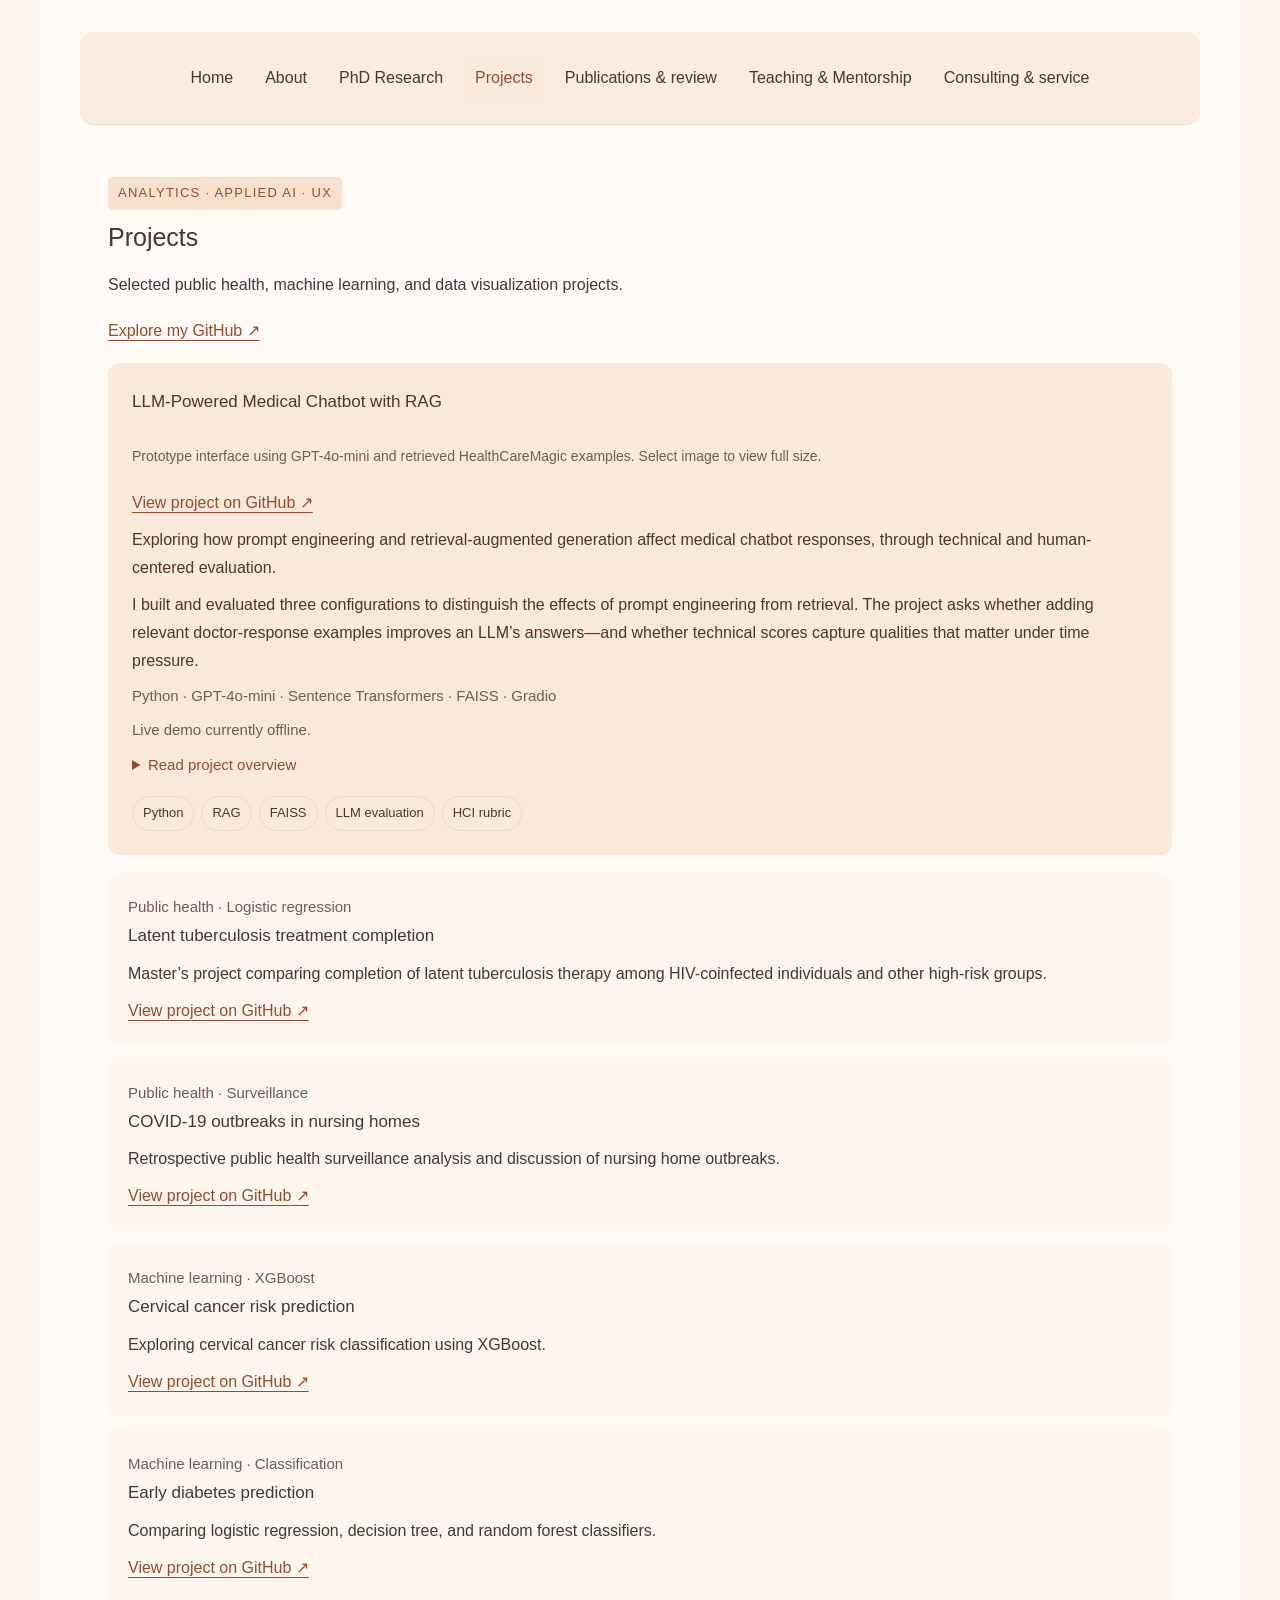
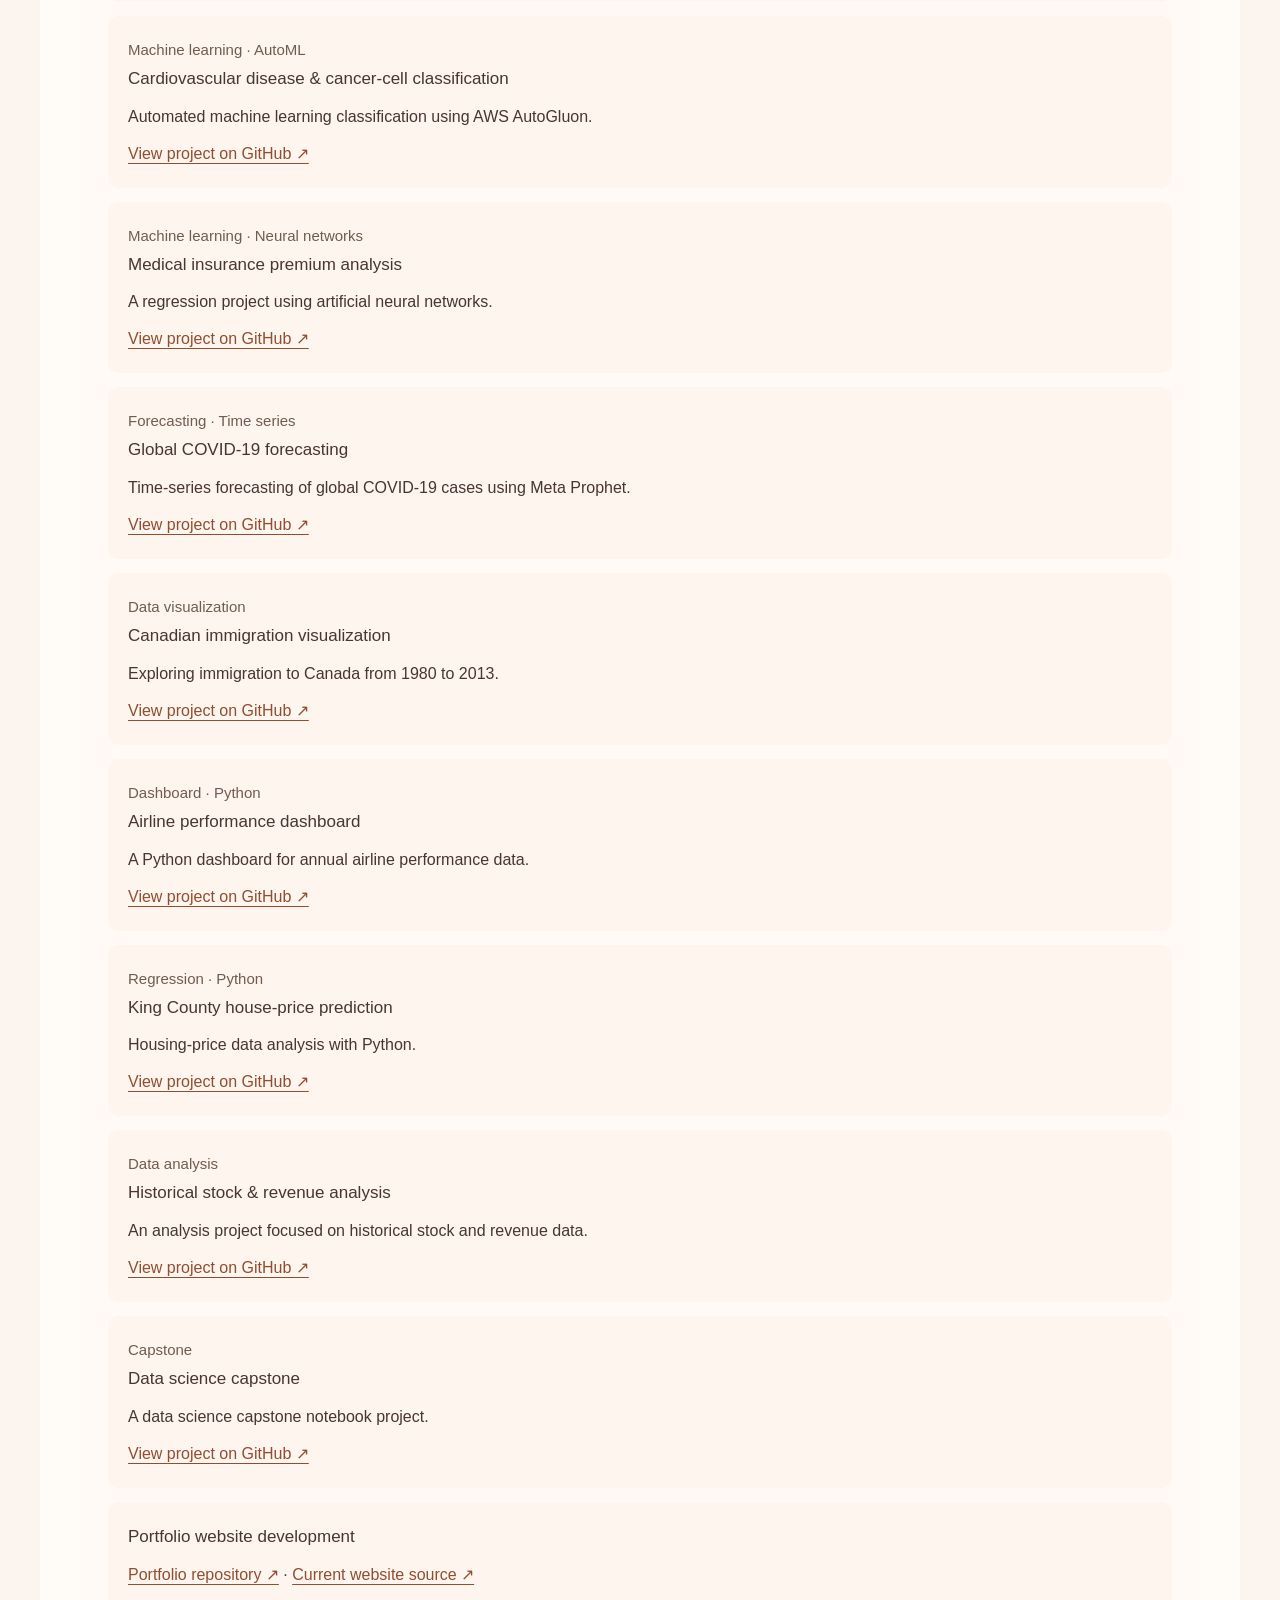
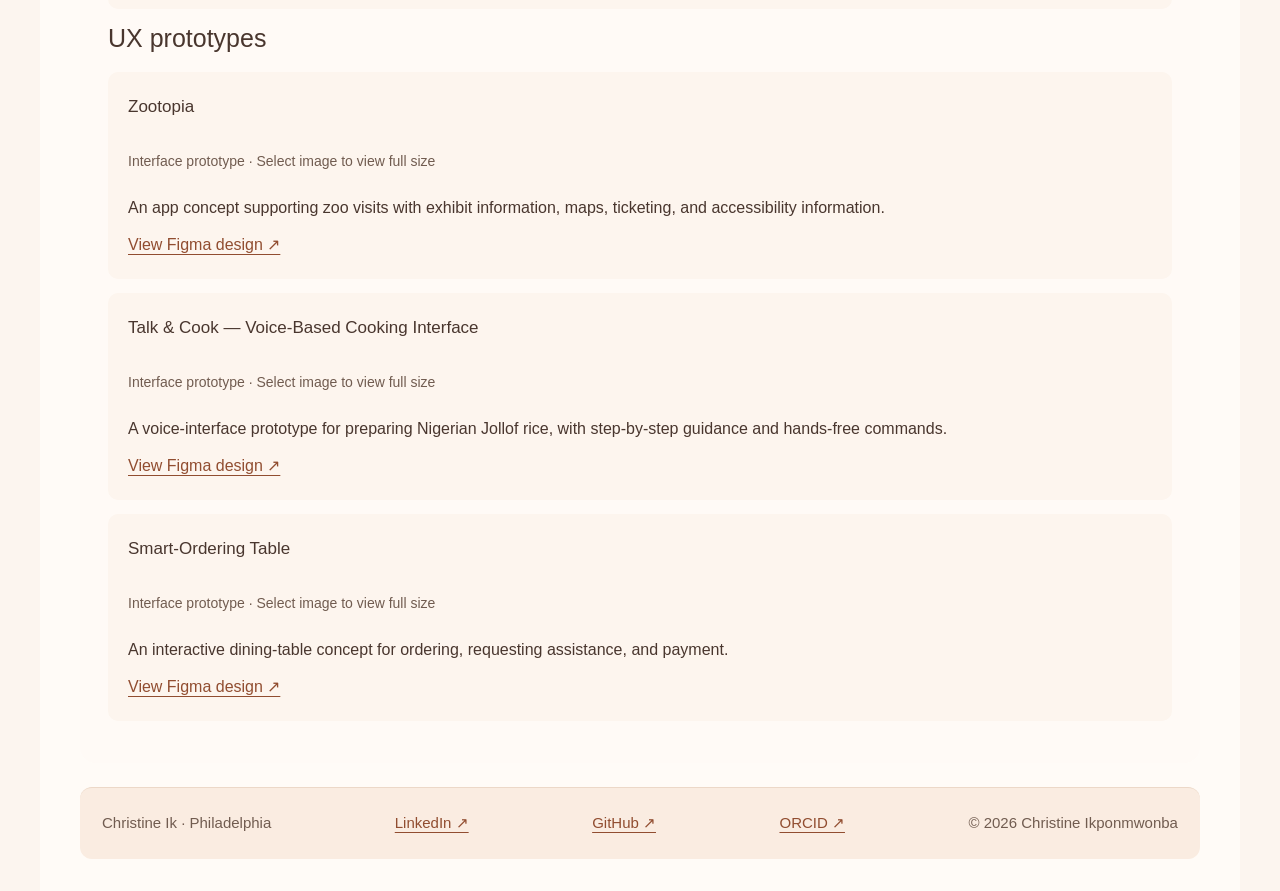
<file: Proto.html>
<!doctype html><html lang="en"><head><meta charset="utf-8"><meta name="viewport" content="width=device-width,initial-scale=1"><meta http-equiv="refresh" content="0;url=index.html#projects"><title>Christine Ik — Portfolio</title></head><body><a href="index.html#projects">Continue to Christine’s portfolio</a></body></html>
</file>
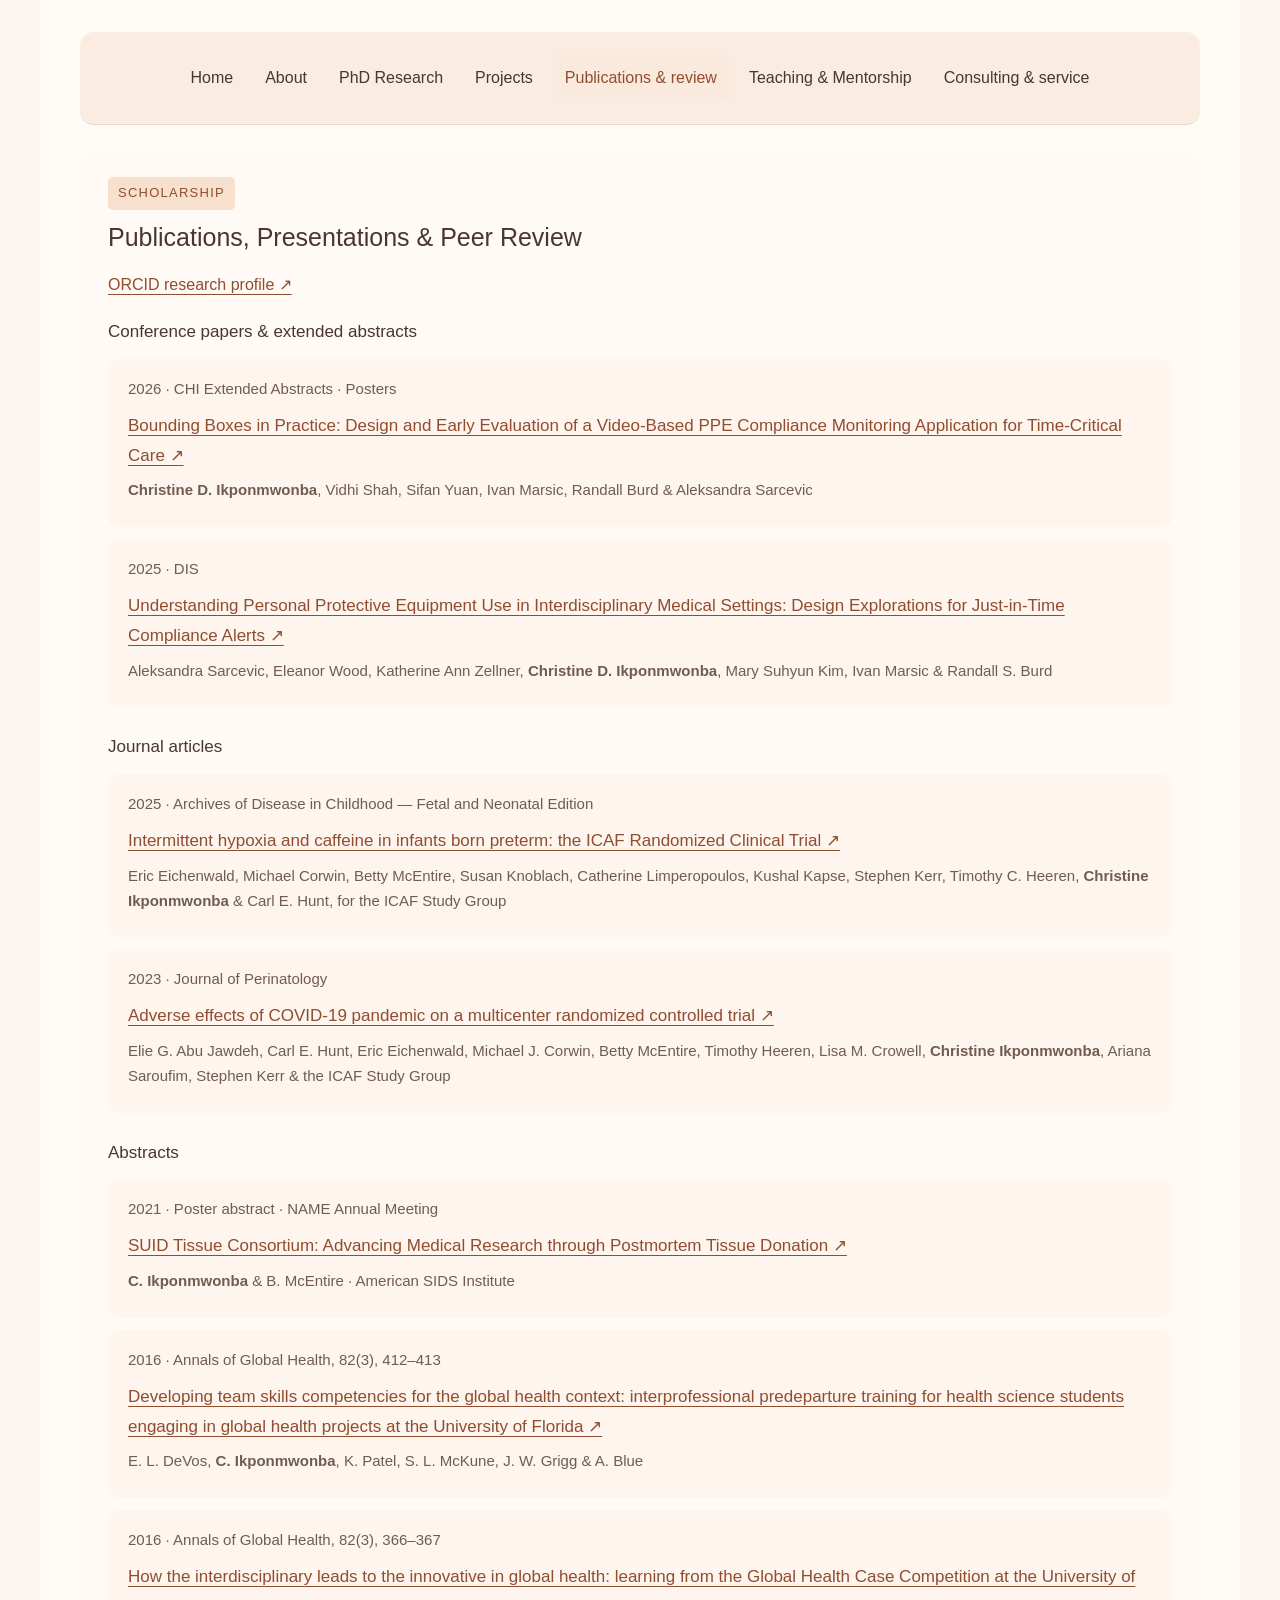
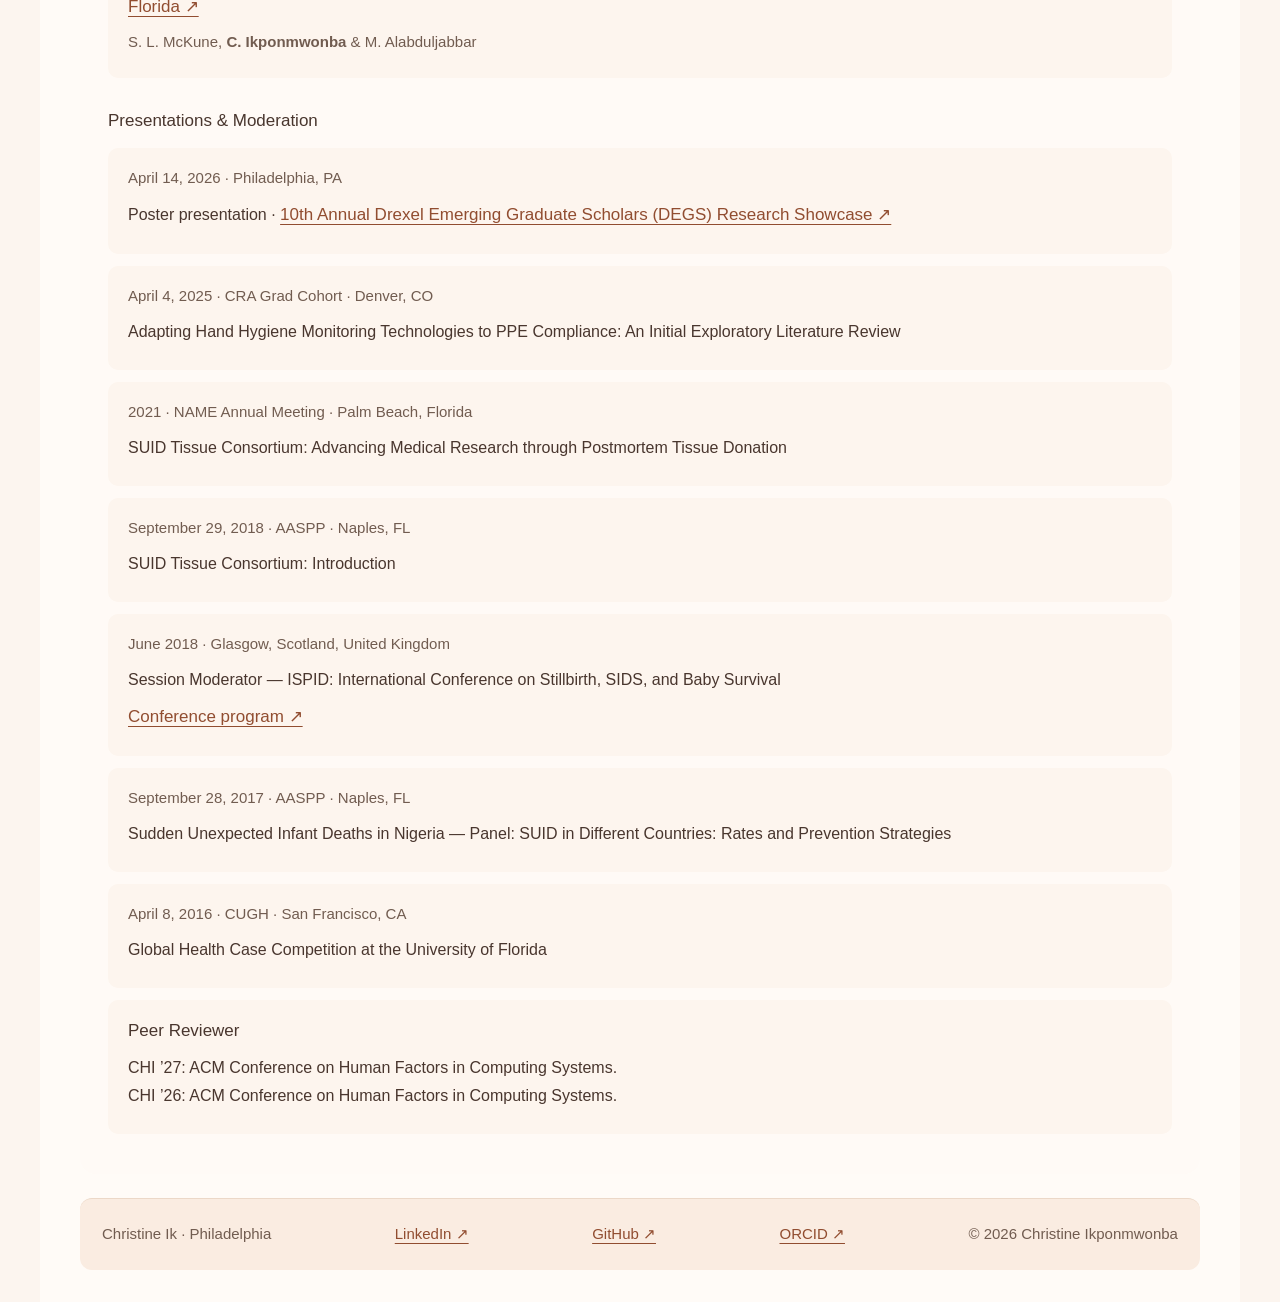
<file: Pubs.html>
<!doctype html><html lang="en"><head><meta charset="utf-8"><meta name="viewport" content="width=device-width,initial-scale=1"><meta http-equiv="refresh" content="0;url=index.html#pubs"><title>Christine Ik — Portfolio</title></head><body><a href="index.html#pubs">Continue to Christine’s portfolio</a></body></html>
</file>
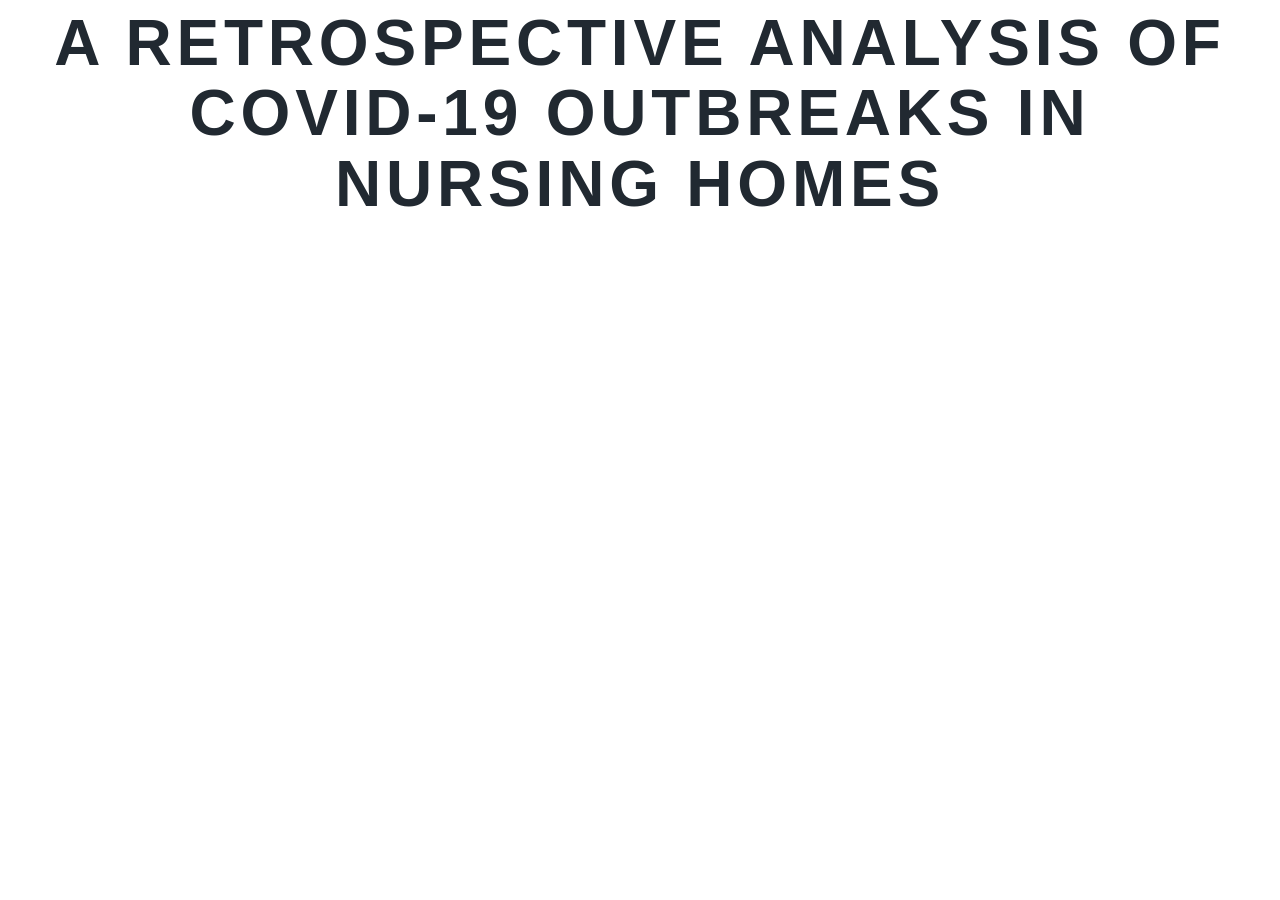
<file: images/Portfoliopic_files/saved_resource(2).html>
<!-- saved from url=(0101)https://sites.google.com/d/1c67SBFQ2-F4PIpTl2KnyrnOl17b7Fbst/p/1XyoY8FqI1JRRYABJvrSf9rMgUiSoxTME/edit -->
<html><head><meta http-equiv="Content-Type" content="text/html; charset=UTF-8"></head><body><h2 style="box-sizing: inherit; margin: 0px 0px 2rem; padding: 0px; border: 0px; font-style: normal; font-variant-ligatures: normal; font-variant-caps: normal; font-variant-numeric: inherit; font-variant-east-asian: inherit; font-variant-alternates: inherit; font-variant-position: inherit; font-variant-emoji: inherit; font-weight: 900; font-stretch: inherit; font-size: 4rem; line-height: 1.1; font-family: &quot;Source Sans Pro&quot;, Helvetica, sans-serif; font-optical-sizing: inherit; font-size-adjust: inherit; font-kerning: inherit; font-feature-settings: inherit; font-variation-settings: inherit; vertical-align: baseline; letter-spacing: 0.075em; text-transform: uppercase; color: rgb(33, 41, 49); orphans: 2; text-align: center; text-indent: 0px; widows: 2; word-spacing: 0px; -webkit-text-stroke-width: 0px; white-space: normal; background-color: rgb(255, 255, 255); text-decoration-thickness: initial; text-decoration-style: initial; text-decoration-color: initial;"><a href="https://github.com/IkChristine/A-Retrospective-Analysis-of-COVID-19-Outbreaks-in-Nursing-Homes.git" style="box-sizing: inherit; margin: 0px; padding: 0px; border: 0px; font: inherit; vertical-align: baseline; transition: color 0.2s ease-in-out, background-color 0.2s ease-in-out, border-color 0.2s ease-in-out, box-shadow 0.2s ease-in-out; text-decoration: none; color: inherit;">A Retrospective Analysis of COVID-19 Outbreaks in<br style="box-sizing: inherit;">Nursing Homes</a></h2></body></html>
</file>
<file: site.css>
#portfolio-review{color-scheme:light dark;--paper:light-dark(#fafbfD,#17202d);--ink:light-dark(#1c304c,#e7edf7);--dim:light-dark(#52647a,#b8c7da);--blue:light-dark(#3159b4,#b0c6ff);--onblue:light-dark(#fff,#182c51);--soft:light-dark(#eaf0fb,#27364e);--warm:light-dark(#f3ede3,#383128);--rule:light-dark(#d9e1ec,#41506a);background:var(--paper);color:var(--ink);font:15px/1.7 Arial,sans-serif;padding:32px 40px}#portfolio-review *{box-sizing:border-box}#portfolio-review header{display:flex;justify-content:space-between;align-items:center;gap:22px;flex-wrap:wrap;border-bottom:1px solid var(--rule);padding-bottom:22px}#portfolio-review .brand{font-size:18px;font-weight:600}#portfolio-review nav{display:flex;gap:6px;flex-wrap:wrap}#portfolio-review button{font:inherit;color:inherit;background:transparent;border:0;padding:8px 10px;border-radius:5px;font-size:12px}#portfolio-review button[aria-selected=true]{background:var(--soft);color:var(--blue)}#portfolio-review a{color:var(--blue);text-underline-offset:4px;overflow-wrap:anywhere}#portfolio-review .eyebrow{font-size:11px;letter-spacing:1.7px;text-transform:uppercase;color:var(--blue)}#portfolio-review h1{font-size:clamp(34px,5vw,52px);font-weight:700;line-height:1.1;letter-spacing:-1.8px;margin:18px 0 23px}#portfolio-review h2{font-size:25px;line-height:1.25;font-weight:500;margin:12px 0 18px}#portfolio-review h3{font-size:17px;font-weight:500;margin:0 0 9px}#portfolio-review p{margin:0 0 18px}#portfolio-review .hero{display:grid;grid-template-columns:1.5fr 1fr;gap:38px;align-items:center;padding:48px 0 38px}#portfolio-review .muted{color:var(--dim)}#portfolio-review .focus{background:var(--soft);padding:25px;border-radius:16px}#portfolio-review .focus h2{font:400 28px/1.25 Georgia,serif}#portfolio-review .tags{display:flex;flex-wrap:wrap;gap:7px;margin-top:19px}#portfolio-review .tags span{padding:4px 9px;border:1px solid var(--rule);border-radius:20px;font-size:11px}#portfolio-review .actions{display:flex;gap:12px;flex-wrap:wrap;margin-top:24px}#portfolio-review .cta{display:inline-block;padding:11px 16px;background:var(--blue);color:var(--onblue);border-radius:5px;text-decoration:none;font-size:13px}#portfolio-review .secondary{background:transparent;border:1px solid var(--rule);color:var(--ink)}#portfolio-review .columns{display:grid;grid-template-columns:1fr 1fr;gap:30px;border-top:1px solid var(--rule);padding:28px 0}#portfolio-review .desk{background:var(--warm);padding:24px;border-radius:12px}#portfolio-review .row{border-top:1px solid var(--rule);padding:18px 0}#portfolio-review .small{font-size:12px;color:var(--dim)}#portfolio-review .page{padding:35px 0;min-height:560px}#portfolio-review .readable{max-width:700px}#portfolio-review .entry{padding:20px 0;border-bottom:1px solid var(--rule)}#portfolio-review .entry p{margin-bottom:9px}#portfolio-review details{margin-top:8px;font-size:12px;color:var(--dim)}#portfolio-review summary{color:var(--blue)}#portfolio-review footer{display:flex;justify-content:space-between;flex-wrap:wrap;gap:15px;padding-top:20px;border-top:1px solid var(--rule);font-size:12px;color:var(--dim)}#portfolio-review [hidden]{display:none!important}@media(max-width:620px){#portfolio-review{padding:24px}#portfolio-review .hero,#portfolio-review .columns{grid-template-columns:1fr;gap:24px}#portfolio-review .hero{padding-top:32px}#portfolio-review nav{gap:0}#portfolio-review button{padding:9px 7px}}

html{color-scheme:light dark;background:light-dark(#fafbfd,#17202d)}body{margin:0}#portfolio-review{max-width:1120px;margin:auto;min-height:100vh}#portfolio-review .nav-link{padding:8px 10px;border-radius:5px;font-size:12px;color:var(--ink);text-decoration:none}#portfolio-review .nav-link[aria-current=page]{background:var(--soft);color:var(--blue)}#portfolio-review .cta{cursor:pointer}#portfolio-review button.cta{font-size:13px}#portfolio-review a:focus-visible{outline:3px solid var(--blue);outline-offset:4px}#portfolio-review .portrait{object-fit:cover;border-radius:50%;float:right;margin:0 0 20px 24px}#portfolio-review .page{min-height:560px}.skip{position:absolute;left:-9999px}.skip:focus{left:12px;top:8px;background:white;color:black;padding:12px;z-index:10}#portfolio-review .entry ul{padding-left:22px}@media(max-width:620px){#portfolio-review .portrait{float:none;margin:0 0 20px}#portfolio-review .nav-link{padding:10px 7px}}/* Soft blue accents */
#portfolio-review{--rule:light-dark(#cdddf0,#405774);--soft:light-dark(#e5effc,#263d59)}
#portfolio-review .hero{background:linear-gradient(115deg,light-dark(#edf5ff,#203149),light-dark(#f7faff,#192537));border-radius:18px;margin:24px 0 32px;padding:32px 28px}
#portfolio-review .focus{background:light-dark(#deebfc,#29405e)}
#portfolio-review .page>.eyebrow{display:inline-block;background:light-dark(#e7f1ff,#243c59);padding:5px 10px;border-radius:5px}
#portfolio-review #pr-projects>.entry:first-of-type{background:light-dark(#edf5ff,#21344c);padding:24px;border-radius:12px;border-bottom:0;margin-bottom:18px}
#portfolio-review .nav-link:hover{background:light-dark(#edf4fe,#263b55)}
#portfolio-review .columns{border-top-color:light-dark(#c4d9f3,#405f81)}
@media(max-width:620px){#portfolio-review .hero{padding:24px 18px;margin-top:20px}}
/* Stronger soft blue palette */
html{background:light-dark(#deebfb,#15273d)}
#portfolio-review{--paper:light-dark(#eaf2fd,#192d44);--soft:light-dark(#ccdef8,#2a4668);--rule:light-dark(#b5cdec,#46688c);background:var(--paper)}
#portfolio-review header{background:light-dark(#d8e7fc,#213b59);padding:22px 24px;border-radius:14px;margin-bottom:22px}
#portfolio-review .hero{background:linear-gradient(120deg,light-dark(#d2e4fc,#223d5c),light-dark(#e2edfc,#1c324d))}
#portfolio-review .focus{background:light-dark(#bad3f5,#315276)}
#portfolio-review .desk{background:light-dark(#d3e3f8,#29415e)}
#portfolio-review .columns>section:not(.desk){background:light-dark(#e0ebfc,#213b58);padding:24px;border-radius:12px}
#portfolio-review .page{background:light-dark(#f6f9ff,#1e334a);border-radius:16px;padding:28px;margin:24px 0}
#portfolio-review .entry{background:light-dark(#e7f0fe,#253d58);padding:20px;border-radius:10px;margin:14px 0;border-bottom:0}
#portfolio-review #pr-projects>.entry:first-of-type{background:light-dark(#cfE1fa,#2a496b)}
#portfolio-review footer{background:light-dark(#d6e5f9,#233e5b);padding:22px;border-radius:12px}
@media(max-width:620px){#portfolio-review header{padding:18px}#portfolio-review .page{padding:20px}#portfolio-review .entry{padding:18px}}

#portfolio-review .home-intro{display:flex;gap:20px;align-items:center;margin-bottom:28px}#portfolio-review .home-intro img{width:110px;height:110px;object-fit:cover;border-radius:50%;border:4px solid light-dark(#f4f8ff,#45678a)}#portfolio-review .home-intro .intro-name{font-size:18px;font-weight:600;margin:0 0 5px}#portfolio-review .home-intro p.small{margin:0}@media(max-width:620px){#portfolio-review .home-intro{flex-direction:column;align-items:flex-start;gap:12px}}
/* Preserve the full portrait rather than cropping it into a circle. */
#portfolio-review .home-intro img{width:120px;height:auto;aspect-ratio:739/993;object-fit:contain;object-position:center;flex-shrink:0;border-radius:12px;display:block}
#portfolio-review .home-intro{align-items:center}
#portfolio-review .portrait{width:150px;height:auto;aspect-ratio:739/993;object-fit:contain;border-radius:12px}
/* Lighter blue balance */
html{background:light-dark(#edf3fc,#15273d)}
#portfolio-review{--paper:light-dark(#f5f8fe,#192d44);--soft:light-dark(#e3edfb,#2a4668);--rule:light-dark(#c9d9ed,#46688c)}
#portfolio-review header,#portfolio-review footer{background:light-dark(#e6effc,#233e5b)}
#portfolio-review .hero{background:linear-gradient(120deg,light-dark(#e6effc,#223d5c),light-dark(#f1f6fd,#1c324d))}
#portfolio-review .focus{background:light-dark(#d6e5f9,#315276)}
#portfolio-review .desk{background:light-dark(#e3edfa,#29415e)}
#portfolio-review .columns>section:not(.desk){background:light-dark(#edf3fd,#213b58)}
#portfolio-review .entry{background:light-dark(#f0f5fd,#253d58)}
#portfolio-review #pr-projects>.entry:first-of-type{background:light-dark(#e1ecfb,#2a496b)}
/* Soft peach palette */
html{background:light-dark(#fbf0e8,#2c221d)}
#portfolio-review{--paper:light-dark(#fff9f4,#30251f);--ink:light-dark(#49362e,#f5e8df);--dim:light-dark(#715c50,#cfb9ab);--blue:light-dark(#914d30,#edb395);--onblue:light-dark(#fffaf6,#332219);--soft:light-dark(#f8e1d0,#51392c);--rule:light-dark(#e8ceba,#70503c);background:var(--paper)}
#portfolio-review header,#portfolio-review footer{background:light-dark(#f7e5d7,#473125)}
#portfolio-review .hero{background:linear-gradient(120deg,light-dark(#f9e7d9,#4b3427),light-dark(#fff4eb,#37281f))}
#portfolio-review .focus{background:light-dark(#f3d6bf,#61402b)}
#portfolio-review .desk{background:light-dark(#f7e1cf,#51392a)}
#portfolio-review .columns>section:not(.desk){background:light-dark(#fbede1,#402e23)}
#portfolio-review .page{background:light-dark(#fffaf6,#35271f)}
#portfolio-review .page>.eyebrow{background:light-dark(#f7e0cd,#513a2a)}
#portfolio-review .entry{background:light-dark(#fcf0e6,#432e22)}
#portfolio-review #pr-projects>.entry:first-of-type{background:light-dark(#f8e1cf,#533722)}
#portfolio-review .nav-link:hover{background:light-dark(#f9e7d8,#523a2a)}
#portfolio-review .columns{border-top-color:var(--rule)}
#portfolio-review .home-intro img{border-color:light-dark(#fff8f1,#805b43)}
/* Soft sage palette */
html{background:light-dark(#eaf0e7,#202a23)}
#portfolio-review{--paper:light-dark(#f6f8f3,#253028);--ink:light-dark(#2d4033,#e8eee5);--dim:light-dark(#566857,#bacab9);--blue:light-dark(#42664b,#b7d4b4);--onblue:light-dark(#fbfdf8,#203023);--soft:light-dark(#dfe9d9,#3b523e);--rule:light-dark(#c6d5bf,#526c53);background:var(--paper)}
#portfolio-review header,#portfolio-review footer{background:light-dark(#e1eadb,#324635)}
#portfolio-review .hero{background:linear-gradient(120deg,light-dark(#e4eddd,#334936),light-dark(#f2f6ed,#29392b))}
#portfolio-review .focus{background:light-dark(#d1dfc7,#425e43)}
#portfolio-review .desk{background:light-dark(#dce8d5,#384f39)}
#portfolio-review .columns>section:not(.desk){background:light-dark(#eaf1e3,#304332)}
#portfolio-review .page{background:light-dark(#fafcf7,#29372b)}
#portfolio-review .page>.eyebrow{background:light-dark(#e0ead8,#3b523c)}
#portfolio-review .entry{background:light-dark(#edf3e7,#324734)}
#portfolio-review #pr-projects>.entry:first-of-type{background:light-dark(#dee9d4,#3f593f)}
#portfolio-review .nav-link:hover{background:light-dark(#e4eddd,#40583f)}
#portfolio-review .columns{border-top-color:var(--rule)}
#portfolio-review .home-intro img{border-color:light-dark(#f9fcf5,#688369)}
/* Soft lavender palette */
html{background:light-dark(#f0ebf7,#262230)}
#portfolio-review{--paper:light-dark(#faf7fd,#2d2738);--ink:light-dark(#3d3450,#eee7f6);--dim:light-dark(#695c7b,#c8b9d8);--blue:light-dark(#70528e,#d0b8eb);--onblue:light-dark(#fffaff,#2d203a);--soft:light-dark(#e9dff4,#4a3a5e);--rule:light-dark(#d8c9e9,#6a527e);background:var(--paper)}
#portfolio-review header,#portfolio-review footer{background:light-dark(#eae1f3,#40334f)}
#portfolio-review .hero{background:linear-gradient(120deg,light-dark(#eee4f7,#443451),light-dark(#faf4fd,#33283d))}
#portfolio-review .focus{background:light-dark(#dfd0ed,#58416e)}
#portfolio-review .desk{background:light-dark(#e8daf3,#493650)}
#portfolio-review .columns>section:not(.desk){background:light-dark(#f1e9f8,#3b2e46)}
#portfolio-review .page{background:light-dark(#fdfaff,#32283b)}
#portfolio-review .page>.eyebrow{background:light-dark(#eaddf4,#4a365b)}
#portfolio-review .entry{background:light-dark(#f3ecfa,#403048)}
#portfolio-review #pr-projects>.entry:first-of-type{background:light-dark(#e9dcf4,#51395f)}
#portfolio-review .nav-link:hover{background:light-dark(#eee2f7,#4c385b)}
#portfolio-review .columns{border-top-color:var(--rule)}
#portfolio-review .home-intro img{border-color:light-dark(#fdf7ff,#806394)}

/* Selected apricot palette */
/* Soft peach palette */
html{background:light-dark(#fbf0e8,#2c221d)}
#portfolio-review{--paper:light-dark(#fff9f4,#30251f);--ink:light-dark(#49362e,#f5e8df);--dim:light-dark(#715c50,#cfb9ab);--blue:light-dark(#914d30,#edb395);--onblue:light-dark(#fffaf6,#332219);--soft:light-dark(#f8e1d0,#51392c);--rule:light-dark(#e8ceba,#70503c);background:var(--paper)}
#portfolio-review header,#portfolio-review footer{background:light-dark(#f7e5d7,#473125)}
#portfolio-review .hero{background:linear-gradient(120deg,light-dark(#f9e7d9,#4b3427),light-dark(#fff4eb,#37281f))}
#portfolio-review .focus{background:light-dark(#f3d6bf,#61402b)}
#portfolio-review .desk{background:light-dark(#f7e1cf,#51392a)}
#portfolio-review .columns>section:not(.desk){background:light-dark(#fbede1,#402e23)}
#portfolio-review .page{background:light-dark(#fffaf6,#35271f)}
#portfolio-review .page>.eyebrow{background:light-dark(#f7e0cd,#513a2a)}
#portfolio-review .entry{background:light-dark(#fcf0e6,#432e22)}
#portfolio-review #pr-projects>.entry:first-of-type{background:light-dark(#f8e1cf,#533722)}
#portfolio-review .nav-link:hover{background:light-dark(#f9e7d8,#523a2a)}
#portfolio-review .columns{border-top-color:var(--rule)}
#portfolio-review .home-intro img{border-color:light-dark(#fff8f1,#805b43)}
/* Slightly lighter apricot */
html{background:light-dark(#fcf5ef,#2c221d)}
#portfolio-review{--paper:light-dark(#fffbf7,#30251f);--soft:light-dark(#faeadd,#51392c);--rule:light-dark(#ecd8c8,#70503c)}
#portfolio-review header,#portfolio-review footer{background:light-dark(#faece1,#473125)}
#portfolio-review .hero{background:linear-gradient(120deg,light-dark(#fbedE2,#4b3427),light-dark(#fff8f1,#37281f))}
#portfolio-review .focus{background:light-dark(#f6e1d0,#61402b)}
#portfolio-review .desk{background:light-dark(#f9e9dc,#51392a)}
#portfolio-review .columns>section:not(.desk){background:light-dark(#fcf3eb,#402e23)}
#portfolio-review .entry{background:light-dark(#fdf5ee,#432e22)}
#portfolio-review #pr-projects>.entry:first-of-type{background:light-dark(#fae9db,#533722)}

/* Clearer navigation with one primary name introduction. */
#portfolio-review header{justify-content:center}#portfolio-review nav{justify-content:center;gap:8px}#portfolio-review .nav-link{font-size:15px;font-weight:500;padding:10px 12px}@media(max-width:620px){#portfolio-review .nav-link{font-size:14px;padding:10px 8px}#portfolio-review nav{gap:4px}}
/* More readable supporting text throughout the portfolio. */
#portfolio-review{font-size:16px;line-height:1.75}
#portfolio-review .small{font-size:15px;line-height:1.65}
#portfolio-review .eyebrow{font-size:13px;letter-spacing:1.25px}
#portfolio-review .tags span{font-size:13px;padding:5px 10px}
#portfolio-review details{font-size:15px;line-height:1.7}
#portfolio-review footer{font-size:15px}
#portfolio-review .cta,#portfolio-review button.cta{font-size:15px}
#portfolio-review .home-intro .intro-name{font-size:20px}
#portfolio-review .nav-link{font-size:16px}
@media(max-width:620px){#portfolio-review .nav-link{font-size:15px}#portfolio-review .small{font-size:15px}#portfolio-review .eyebrow{font-size:13px}}

/* Fit the research-desk note to its content. */
#portfolio-review .desk{align-self:start;padding:22px}#portfolio-review .desk h2{margin-top:0}#portfolio-review .desk p:last-child{margin-bottom:0}
/* Give the brief desk note less space than the news feed. */
#portfolio-review #pr-home>.columns{grid-template-columns:minmax(230px,.7fr) minmax(0,1.6fr);align-items:start}
#portfolio-review #pr-home .desk{padding:18px;align-self:start}
#portfolio-review #pr-home .desk h2{font-size:21px;margin:0 0 10px}
@media(max-width:620px){#portfolio-review #pr-home>.columns{grid-template-columns:1fr}}

/* Project images keep their complete composition. */
#portfolio-review .project-visual{margin:18px 0 22px}#portfolio-review .project-visual img{display:block;width:auto;max-width:100%;height:auto;max-height:380px;object-fit:contain;border-radius:8px;background:#fff}#portfolio-review .project-visual.chart img{width:100%;max-height:none}#portfolio-review .project-visual figcaption{font-size:14px;line-height:1.6;color:var(--dim);margin-top:10px}#portfolio-review .project-visual a{display:block;width:fit-content;max-width:100%}@media(max-width:620px){#portfolio-review .project-visual img{max-height:320px}}

/* Compact research tags and service summaries */
.focus .tag-label{margin:20px 0 8px}.focus .tags{gap:8px;margin-top:0}.focus .tags span{background:rgba(255,255,255,.28);border:1px solid #dfc7b6;font-size:15px;padding:7px 11px}.service-summary{padding-left:22px;margin:16px 0 22px}.service-summary li{margin:0 0 14px;padding-left:3px}.service-summary li:last-child{margin-bottom:0}

/* Consistent compact publication entries */
#pr-pubs .entry{padding:16px 20px;margin:12px 0}#pr-pubs .entry p{margin:8px 0}#pr-pubs .entry .small{font-size:15px}#pr-pubs .entry a{font-size:17px}
</file>
<file: assets/css/main.css>
@import url(fontawesome-all.min.css);
@import url("https://fonts.googleapis.com/css?family=Merriweather:300,700,300italic,700italic|Source+Sans+Pro:900");

/*
	Massively by HTML5 UP
	html5up.net | @ajlkn
	Free for personal and commercial use under the CCA 3.0 license (html5up.net/license)
*/

html, body, div, span, applet, object,
iframe, h1, h2, h3, h4, h5, h6, p, blockquote,
pre, a, abbr, acronym, address, big, cite,
code, del, dfn, em, img, ins, kbd, q, s, samp,
small, strike, strong, sub, sup, tt, var, b,
u, i, center, dl, dt, dd, ol, ul, li, fieldset,
form, label, legend, table, caption, tbody,
tfoot, thead, tr, th, td, article, aside,
canvas, details, embed, figure, figcaption,
footer, header, hgroup, menu, nav, output, ruby,
section, summary, time, mark, audio, video {
	margin: 0;
	padding: 0;
	border: 0;
	font-size: 100%;
	font: inherit;
	vertical-align: baseline;}

article, aside, details, figcaption, figure,
footer, header, hgroup, menu, nav, section {
	display: block;}

body {
	line-height: 1;
}

ol, ul {
	list-style: none;
}

blockquote, q {
	quotes: none;
}

	blockquote:before, blockquote:after, q:before, q:after {
		content: '';
		content: none;
	}

table {
	border-collapse: collapse;
	border-spacing: 0;
}

body {
	-webkit-text-size-adjust: none;
}

mark {
	background-color: transparent;
	color: inherit;
}

input::-moz-focus-inner {
	border: 0;
	padding: 0;
}

input, select, textarea {
	-moz-appearance: none;
	-webkit-appearance: none;
	-ms-appearance: none;
	appearance: none;
}

/* Basic */

	@-ms-viewport {
		width: device-width;
	}

	body {
		-ms-overflow-style: scrollbar;
	}

	@media screen and (max-width: 480px) {

		html, body {
			min-width: 320px;
		}

	}

	html {
		box-sizing: border-box;
	}

	*, *:before, *:after {
		box-sizing: inherit;
	}

	body {
		background-color: #1e252d;
	}

		body.is-preload *, body.is-preload *:before, body.is-preload *:after {
			-moz-animation: none !important;
			-webkit-animation: none !important;
			-ms-animation: none !important;
			animation: none !important;
			-moz-transition: none !important;
			-webkit-transition: none !important;
			-ms-transition: none !important;
			transition: none !important;
		}

/* Type */

	html {
		font-size: 16pt;
	}

		@media screen and (max-width: 1680px) {

			html {
				font-size: 12pt;
			}

		}

		@media screen and (max-width: 1280px) {

			html {
				font-size: 11pt;
			}

		}

		@media screen and (max-width: 360px) {

			html {
				font-size: 10pt;
			}

		}

	body {
		color: #212931;
	}

	body, input, select, textarea {
		font-family: "Merriweather", Georgia, serif;
		font-weight: 300;
		font-size: 1rem;
		line-height: 2.375;
	}

	a {
		-moz-transition: color 0.2s ease-in-out, background-color 0.2s ease-in-out, border-color 0.2s ease-in-out, box-shadow 0.2s ease-in-out;
		-webkit-transition: color 0.2s ease-in-out, background-color 0.2s ease-in-out, border-color 0.2s ease-in-out, box-shadow 0.2s ease-in-out;
		-ms-transition: color 0.2s ease-in-out, background-color 0.2s ease-in-out, border-color 0.2s ease-in-out, box-shadow 0.2s ease-in-out;
		transition: color 0.2s ease-in-out, background-color 0.2s ease-in-out, border-color 0.2s ease-in-out, box-shadow 0.2s ease-in-out;
		border-bottom: dotted 1px;
		text-decoration: none;
	}

		a:hover {
			border-bottom-color: transparent;
		}

	strong, b {
		font-weight: 600;
	}

	em, i {
		font-style: italic;
	}

	p {
		text-align: justify;
		margin: 0 0 2rem 0;
	}

	h1, h2, h3, h4, h5, h6 {
		font-family: "Source Sans Pro", Helvetica, sans-serif;
		font-weight: 900;
		line-height: 1.5;
		letter-spacing: 0.075em;
		text-transform: uppercase;
		margin: 0 0 1rem 0;
	}

		h1 a, h2 a, h3 a, h4 a, h5 a, h6 a {
			border-bottom: 0;
			color: inherit;
			text-decoration: none;
		}

	h1 {
		font-size: 4rem;
		line-height: 1.1;
		margin: 0 0 2rem 0;
	}

	h2 {
		font-size: 1.75rem;
		line-height: 1.3;
		margin: 0 0 1.5rem 0;
	}

	h3 {
		font-size: 1.25rem;
		margin: 0 0 1.5rem 0;
	}

	h4 {
		font-size: 1rem;
	}

	h5 {
		font-size: 0.9rem;
	}

	h6 {
		font-size: 0.8rem;
	}

	sub {
		font-size: 0.8rem;
		position: relative;
		top: 0.5rem;
	}

	sup {
		font-size: 0.8rem;
		position: relative;
		top: -0.5rem;
	}

	blockquote {
		border-left: solid 4px;
		font-style: italic;
		margin: 0 0 2rem 0;
		padding: 0.5rem 0 0.5rem 2rem;
	}

	code {
		border: solid 2px;
		font-family: "Courier New", monospace;
		font-size: 0.9rem;
		margin: 0 0.25rem;
		padding: 0.25rem 0.65rem;
	}

	pre {
		-webkit-overflow-scrolling: touch;
		font-family: "Courier New", monospace;
		font-size: 0.9rem;
		margin: 0 0 2rem 0;
	}

		pre code {
			display: block;
			line-height: 1.75;
			padding: 1rem 1.5rem;
			overflow-x: auto;
		}

	hr {
		border: 0;
		border-bottom: solid 2px;
		margin: 3rem 0;
	}

		hr.major {
			margin: 5rem 0;
		}

	.align-left {
		text-align: left;
	}

	.align-center {
		text-align: center;
	}

	.align-right {
		text-align: right;
	}

	input, select, textarea {
		color: #212931;
	}

	a {
		color: #212931;
		border-bottom-color: rgba(33, 41, 49, 0.5);
	}

		a:hover {
			border-bottom-color: transparent;
			color: #18bfef !important;
		}

	strong, b {
		color: #212931;
	}

	h1, h2, h3, h4, h5, h6 {
		color: #212931;
	}

	blockquote {
		border-left-color: #eeeeee;
	}

	code {
		background: rgba(220, 220, 220, 0.25);
		border-color: #eeeeee;
	}

	hr {
		border-bottom-color: #eeeeee;
	}

/* Row */

	.row {
		display: flex;
		flex-wrap: wrap;
		box-sizing: border-box;
		align-items: stretch;
	}

		.row > * {
			box-sizing: border-box;
		}

		.row.gtr-uniform > * > :last-child {
			margin-bottom: 0;
		}

		.row.aln-left {
			justify-content: flex-start;
		}

		.row.aln-center {
			justify-content: center;
		}

		.row.aln-right {
			justify-content: flex-end;
		}

		.row.aln-top {
			align-items: flex-start;
		}

		.row.aln-middle {
			align-items: center;
		}

		.row.aln-bottom {
			align-items: flex-end;
		}

		.row > .imp {
			order: -1;
		}

		.row > .col-1 {
			width: 8.33333%;
		}

		.row > .off-1 {
			margin-left: 8.33333%;
		}

		.row > .col-2 {
			width: 16.66667%;
		}

		.row > .off-2 {
			margin-left: 16.66667%;
		}

		.row > .col-3 {
			width: 25%;
		}

		.row > .off-3 {
			margin-left: 25%;
		}

		.row > .col-4 {
			width: 33.33333%;
		}

		.row > .off-4 {
			margin-left: 33.33333%;
		}

		.row > .col-5 {
			width: 41.66667%;
		}

		.row > .off-5 {
			margin-left: 41.66667%;
		}

		.row > .col-6 {
			width: 50%;
		}

		.row > .off-6 {
			margin-left: 50%;
		}

		.row > .col-7 {
			width: 58.33333%;
		}

		.row > .off-7 {
			margin-left: 58.33333%;
		}

		.row > .col-8 {
			width: 66.66667%;
		}

		.row > .off-8 {
			margin-left: 66.66667%;
		}

		.row > .col-9 {
			width: 75%;
		}

		.row > .off-9 {
			margin-left: 75%;
		}

		.row > .col-10 {
			width: 83.33333%;
		}

		.row > .off-10 {
			margin-left: 83.33333%;
		}

		.row > .col-11 {
			width: 91.66667%;
		}

		.row > .off-11 {
			margin-left: 91.66667%;
		}

		.row > .col-12 {
			width: 100%;
		}

		.row > .off-12 {
			margin-left: 100%;
		}

		.row.gtr-0 {
			margin-top: 0;
			margin-left: 0rem;
		}

			.row.gtr-0 > * {
				padding: 0 0 0 0rem;
			}

			.row.gtr-0.gtr-uniform {
				margin-top: 0rem;
			}

				.row.gtr-0.gtr-uniform > * {
					padding-top: 0rem;
				}

		.row.gtr-25 {
			margin-top: 0;
			margin-left: -0.375rem;
		}

			.row.gtr-25 > * {
				padding: 0 0 0 0.375rem;
			}

			.row.gtr-25.gtr-uniform {
				margin-top: -0.375rem;
			}

				.row.gtr-25.gtr-uniform > * {
					padding-top: 0.375rem;
				}

		.row.gtr-50 {
			margin-top: 0;
			margin-left: -0.75rem;
		}

			.row.gtr-50 > * {
				padding: 0 0 0 0.75rem;
			}

			.row.gtr-50.gtr-uniform {
				margin-top: -0.75rem;
			}

				.row.gtr-50.gtr-uniform > * {
					padding-top: 0.75rem;
				}

		.row {
			margin-top: 0;
			margin-left: -1.5rem;
		}

			.row > * {
				padding: 0 0 0 1.5rem;
			}

			.row.gtr-uniform {
				margin-top: -1.5rem;
			}

				.row.gtr-uniform > * {
					padding-top: 1.5rem;
				}

		.row.gtr-150 {
			margin-top: 0;
			margin-left: -2.25rem;
		}

			.row.gtr-150 > * {
				padding: 0 0 0 2.25rem;
			}

			.row.gtr-150.gtr-uniform {
				margin-top: -2.25rem;
			}

				.row.gtr-150.gtr-uniform > * {
					padding-top: 2.25rem;
				}

		.row.gtr-200 {
			margin-top: 0;
			margin-left: -3rem;
		}

			.row.gtr-200 > * {
				padding: 0 0 0 3rem;
			}

			.row.gtr-200.gtr-uniform {
				margin-top: -3rem;
			}

				.row.gtr-200.gtr-uniform > * {
					padding-top: 3rem;
				}

		@media screen and (max-width: 1680px) {

			.row {
				display: flex;
				flex-wrap: wrap;
				box-sizing: border-box;
				align-items: stretch;
			}

				.row > * {
					box-sizing: border-box;
				}

				.row.gtr-uniform > * > :last-child {
					margin-bottom: 0;
				}

				.row.aln-left {
					justify-content: flex-start;
				}

				.row.aln-center {
					justify-content: center;
				}

				.row.aln-right {
					justify-content: flex-end;
				}

				.row.aln-top {
					align-items: flex-start;
				}

				.row.aln-middle {
					align-items: center;
				}

				.row.aln-bottom {
					align-items: flex-end;
				}

				.row > .imp-xlarge {
					order: -1;
				}

				.row > .col-1-xlarge {
					width: 8.33333%;
				}

				.row > .off-1-xlarge {
					margin-left: 8.33333%;
				}

				.row > .col-2-xlarge {
					width: 16.66667%;
				}

				.row > .off-2-xlarge {
					margin-left: 16.66667%;
				}

				.row > .col-3-xlarge {
					width: 25%;
				}

				.row > .off-3-xlarge {
					margin-left: 25%;
				}

				.row > .col-4-xlarge {
					width: 33.33333%;
				}

				.row > .off-4-xlarge {
					margin-left: 33.33333%;
				}

				.row > .col-5-xlarge {
					width: 41.66667%;
				}

				.row > .off-5-xlarge {
					margin-left: 41.66667%;
				}

				.row > .col-6-xlarge {
					width: 50%;
				}

				.row > .off-6-xlarge {
					margin-left: 50%;
				}

				.row > .col-7-xlarge {
					width: 58.33333%;
				}

				.row > .off-7-xlarge {
					margin-left: 58.33333%;
				}

				.row > .col-8-xlarge {
					width: 66.66667%;
				}

				.row > .off-8-xlarge {
					margin-left: 66.66667%;
				}

				.row > .col-9-xlarge {
					width: 75%;
				}

				.row > .off-9-xlarge {
					margin-left: 75%;
				}

				.row > .col-10-xlarge {
					width: 83.33333%;
				}

				.row > .off-10-xlarge {
					margin-left: 83.33333%;
				}

				.row > .col-11-xlarge {
					width: 91.66667%;
				}

				.row > .off-11-xlarge {
					margin-left: 91.66667%;
				}

				.row > .col-12-xlarge {
					width: 100%;
				}

				.row > .off-12-xlarge {
					margin-left: 100%;
				}

				.row.gtr-0 {
					margin-top: 0;
					margin-left: 0rem;
				}

					.row.gtr-0 > * {
						padding: 0 0 0 0rem;
					}

					.row.gtr-0.gtr-uniform {
						margin-top: 0rem;
					}

						.row.gtr-0.gtr-uniform > * {
							padding-top: 0rem;
						}

				.row.gtr-25 {
					margin-top: 0;
					margin-left: -0.375rem;
				}

					.row.gtr-25 > * {
						padding: 0 0 0 0.375rem;
					}

					.row.gtr-25.gtr-uniform {
						margin-top: -0.375rem;
					}

						.row.gtr-25.gtr-uniform > * {
							padding-top: 0.375rem;
						}

				.row.gtr-50 {
					margin-top: 0;
					margin-left: -0.75rem;
				}

					.row.gtr-50 > * {
						padding: 0 0 0 0.75rem;
					}

					.row.gtr-50.gtr-uniform {
						margin-top: -0.75rem;
					}

						.row.gtr-50.gtr-uniform > * {
							padding-top: 0.75rem;
						}

				.row {
					margin-top: 0;
					margin-left: -1.5rem;
				}

					.row > * {
						padding: 0 0 0 1.5rem;
					}

					.row.gtr-uniform {
						margin-top: -1.5rem;
					}

						.row.gtr-uniform > * {
							padding-top: 1.5rem;
						}

				.row.gtr-150 {
					margin-top: 0;
					margin-left: -2.25rem;
				}

					.row.gtr-150 > * {
						padding: 0 0 0 2.25rem;
					}

					.row.gtr-150.gtr-uniform {
						margin-top: -2.25rem;
					}

						.row.gtr-150.gtr-uniform > * {
							padding-top: 2.25rem;
						}

				.row.gtr-200 {
					margin-top: 0;
					margin-left: -3rem;
				}

					.row.gtr-200 > * {
						padding: 0 0 0 3rem;
					}

					.row.gtr-200.gtr-uniform {
						margin-top: -3rem;
					}

						.row.gtr-200.gtr-uniform > * {
							padding-top: 3rem;
						}

		}

		@media screen and (max-width: 1280px) {

			.row {
				display: flex;
				flex-wrap: wrap;
				box-sizing: border-box;
				align-items: stretch;
			}

				.row > * {
					box-sizing: border-box;
				}

				.row.gtr-uniform > * > :last-child {
					margin-bottom: 0;
				}

				.row.aln-left {
					justify-content: flex-start;
				}

				.row.aln-center {
					justify-content: center;
				}

				.row.aln-right {
					justify-content: flex-end;
				}

				.row.aln-top {
					align-items: flex-start;
				}

				.row.aln-middle {
					align-items: center;
				}

				.row.aln-bottom {
					align-items: flex-end;
				}

				.row > .imp-large {
					order: -1;
				}

				.row > .col-1-large {
					width: 8.33333%;
				}

				.row > .off-1-large {
					margin-left: 8.33333%;
				}

				.row > .col-2-large {
					width: 16.66667%;
				}

				.row > .off-2-large {
					margin-left: 16.66667%;
				}

				.row > .col-3-large {
					width: 25%;
				}

				.row > .off-3-large {
					margin-left: 25%;
				}

				.row > .col-4-large {
					width: 33.33333%;
				}

				.row > .off-4-large {
					margin-left: 33.33333%;
				}

				.row > .col-5-large {
					width: 41.66667%;
				}

				.row > .off-5-large {
					margin-left: 41.66667%;
				}

				.row > .col-6-large {
					width: 50%;
				}

				.row > .off-6-large {
					margin-left: 50%;
				}

				.row > .col-7-large {
					width: 58.33333%;
				}

				.row > .off-7-large {
					margin-left: 58.33333%;
				}

				.row > .col-8-large {
					width: 66.66667%;
				}

				.row > .off-8-large {
					margin-left: 66.66667%;
				}

				.row > .col-9-large {
					width: 75%;
				}

				.row > .off-9-large {
					margin-left: 75%;
				}

				.row > .col-10-large {
					width: 83.33333%;
				}

				.row > .off-10-large {
					margin-left: 83.33333%;
				}

				.row > .col-11-large {
					width: 91.66667%;
				}

				.row > .off-11-large {
					margin-left: 91.66667%;
				}

				.row > .col-12-large {
					width: 100%;
				}

				.row > .off-12-large {
					margin-left: 100%;
				}

				.row.gtr-0 {
					margin-top: 0;
					margin-left: 0rem;
				}

					.row.gtr-0 > * {
						padding: 0 0 0 0rem;
					}

					.row.gtr-0.gtr-uniform {
						margin-top: 0rem;
					}

						.row.gtr-0.gtr-uniform > * {
							padding-top: 0rem;
						}

				.row.gtr-25 {
					margin-top: 0;
					margin-left: -0.375rem;
				}

					.row.gtr-25 > * {
						padding: 0 0 0 0.375rem;
					}

					.row.gtr-25.gtr-uniform {
						margin-top: -0.375rem;
					}

						.row.gtr-25.gtr-uniform > * {
							padding-top: 0.375rem;
						}

				.row.gtr-50 {
					margin-top: 0;
					margin-left: -0.75rem;
				}

					.row.gtr-50 > * {
						padding: 0 0 0 0.75rem;
					}

					.row.gtr-50.gtr-uniform {
						margin-top: -0.75rem;
					}

						.row.gtr-50.gtr-uniform > * {
							padding-top: 0.75rem;
						}

				.row {
					margin-top: 0;
					margin-left: -1.5rem;
				}

					.row > * {
						padding: 0 0 0 1.5rem;
					}

					.row.gtr-uniform {
						margin-top: -1.5rem;
					}

						.row.gtr-uniform > * {
							padding-top: 1.5rem;
						}

				.row.gtr-150 {
					margin-top: 0;
					margin-left: -2.25rem;
				}

					.row.gtr-150 > * {
						padding: 0 0 0 2.25rem;
					}

					.row.gtr-150.gtr-uniform {
						margin-top: -2.25rem;
					}

						.row.gtr-150.gtr-uniform > * {
							padding-top: 2.25rem;
						}

				.row.gtr-200 {
					margin-top: 0;
					margin-left: -3rem;
				}

					.row.gtr-200 > * {
						padding: 0 0 0 3rem;
					}

					.row.gtr-200.gtr-uniform {
						margin-top: -3rem;
					}

						.row.gtr-200.gtr-uniform > * {
							padding-top: 3rem;
						}

		}

		@media screen and (max-width: 980px) {

			.row {
				display: flex;
				flex-wrap: wrap;
				box-sizing: border-box;
				align-items: stretch;
			}

				.row > * {
					box-sizing: border-box;
				}

				.row.gtr-uniform > * > :last-child {
					margin-bottom: 0;
				}

				.row.aln-left {
					justify-content: flex-start;
				}

				.row.aln-center {
					justify-content: center;
				}

				.row.aln-right {
					justify-content: flex-end;
				}

				.row.aln-top {
					align-items: flex-start;
				}

				.row.aln-middle {
					align-items: center;
				}

				.row.aln-bottom {
					align-items: flex-end;
				}

				.row > .imp-medium {
					order: -1;
				}

				.row > .col-1-medium {
					width: 8.33333%;
				}

				.row > .off-1-medium {
					margin-left: 8.33333%;
				}

				.row > .col-2-medium {
					width: 16.66667%;
				}

				.row > .off-2-medium {
					margin-left: 16.66667%;
				}

				.row > .col-3-medium {
					width: 25%;
				}

				.row > .off-3-medium {
					margin-left: 25%;
				}

				.row > .col-4-medium {
					width: 33.33333%;
				}

				.row > .off-4-medium {
					margin-left: 33.33333%;
				}

				.row > .col-5-medium {
					width: 41.66667%;
				}

				.row > .off-5-medium {
					margin-left: 41.66667%;
				}

				.row > .col-6-medium {
					width: 50%;
				}

				.row > .off-6-medium {
					margin-left: 50%;
				}

				.row > .col-7-medium {
					width: 58.33333%;
				}

				.row > .off-7-medium {
					margin-left: 58.33333%;
				}

				.row > .col-8-medium {
					width: 66.66667%;
				}

				.row > .off-8-medium {
					margin-left: 66.66667%;
				}

				.row > .col-9-medium {
					width: 75%;
				}

				.row > .off-9-medium {
					margin-left: 75%;
				}

				.row > .col-10-medium {
					width: 83.33333%;
				}

				.row > .off-10-medium {
					margin-left: 83.33333%;
				}

				.row > .col-11-medium {
					width: 91.66667%;
				}

				.row > .off-11-medium {
					margin-left: 91.66667%;
				}

				.row > .col-12-medium {
					width: 100%;
				}

				.row > .off-12-medium {
					margin-left: 100%;
				}

				.row.gtr-0 {
					margin-top: 0;
					margin-left: 0rem;
				}

					.row.gtr-0 > * {
						padding: 0 0 0 0rem;
					}

					.row.gtr-0.gtr-uniform {
						margin-top: 0rem;
					}

						.row.gtr-0.gtr-uniform > * {
							padding-top: 0rem;
						}

				.row.gtr-25 {
					margin-top: 0;
					margin-left: -0.375rem;
				}

					.row.gtr-25 > * {
						padding: 0 0 0 0.375rem;
					}

					.row.gtr-25.gtr-uniform {
						margin-top: -0.375rem;
					}

						.row.gtr-25.gtr-uniform > * {
							padding-top: 0.375rem;
						}

				.row.gtr-50 {
					margin-top: 0;
					margin-left: -0.75rem;
				}

					.row.gtr-50 > * {
						padding: 0 0 0 0.75rem;
					}

					.row.gtr-50.gtr-uniform {
						margin-top: -0.75rem;
					}

						.row.gtr-50.gtr-uniform > * {
							padding-top: 0.75rem;
						}

				.row {
					margin-top: 0;
					margin-left: -1.5rem;
				}

					.row > * {
						padding: 0 0 0 1.5rem;
					}

					.row.gtr-uniform {
						margin-top: -1.5rem;
					}

						.row.gtr-uniform > * {
							padding-top: 1.5rem;
						}

				.row.gtr-150 {
					margin-top: 0;
					margin-left: -2.25rem;
				}

					.row.gtr-150 > * {
						padding: 0 0 0 2.25rem;
					}

					.row.gtr-150.gtr-uniform {
						margin-top: -2.25rem;
					}

						.row.gtr-150.gtr-uniform > * {
							padding-top: 2.25rem;
						}

				.row.gtr-200 {
					margin-top: 0;
					margin-left: -3rem;
				}

					.row.gtr-200 > * {
						padding: 0 0 0 3rem;
					}

					.row.gtr-200.gtr-uniform {
						margin-top: -3rem;
					}

						.row.gtr-200.gtr-uniform > * {
							padding-top: 3rem;
						}

		}

		@media screen and (max-width: 736px) {

			.row {
				display: flex;
				flex-wrap: wrap;
				box-sizing: border-box;
				align-items: stretch;
			}

				.row > * {
					box-sizing: border-box;
				}

				.row.gtr-uniform > * > :last-child {
					margin-bottom: 0;
				}

				.row.aln-left {
					justify-content: flex-start;
				}

				.row.aln-center {
					justify-content: center;
				}

				.row.aln-right {
					justify-content: flex-end;
				}

				.row.aln-top {
					align-items: flex-start;
				}

				.row.aln-middle {
					align-items: center;
				}

				.row.aln-bottom {
					align-items: flex-end;
				}

				.row > .imp-small {
					order: -1;
				}

				.row > .col-1-small {
					width: 8.33333%;
				}

				.row > .off-1-small {
					margin-left: 8.33333%;
				}

				.row > .col-2-small {
					width: 16.66667%;
				}

				.row > .off-2-small {
					margin-left: 16.66667%;
				}

				.row > .col-3-small {
					width: 25%;
				}

				.row > .off-3-small {
					margin-left: 25%;
				}

				.row > .col-4-small {
					width: 33.33333%;
				}

				.row > .off-4-small {
					margin-left: 33.33333%;
				}

				.row > .col-5-small {
					width: 41.66667%;
				}

				.row > .off-5-small {
					margin-left: 41.66667%;
				}

				.row > .col-6-small {
					width: 50%;
				}

				.row > .off-6-small {
					margin-left: 50%;
				}

				.row > .col-7-small {
					width: 58.33333%;
				}

				.row > .off-7-small {
					margin-left: 58.33333%;
				}

				.row > .col-8-small {
					width: 66.66667%;
				}

				.row > .off-8-small {
					margin-left: 66.66667%;
				}

				.row > .col-9-small {
					width: 75%;
				}

				.row > .off-9-small {
					margin-left: 75%;
				}

				.row > .col-10-small {
					width: 83.33333%;
				}

				.row > .off-10-small {
					margin-left: 83.33333%;
				}

				.row > .col-11-small {
					width: 91.66667%;
				}

				.row > .off-11-small {
					margin-left: 91.66667%;
				}

				.row > .col-12-small {
					width: 100%;
				}

				.row > .off-12-small {
					margin-left: 100%;
				}

				.row.gtr-0 {
					margin-top: 0;
					margin-left: 0rem;
				}

					.row.gtr-0 > * {
						padding: 0 0 0 0rem;
					}

					.row.gtr-0.gtr-uniform {
						margin-top: 0rem;
					}

						.row.gtr-0.gtr-uniform > * {
							padding-top: 0rem;
						}

				.row.gtr-25 {
					margin-top: 0;
					margin-left: -0.375rem;
				}

					.row.gtr-25 > * {
						padding: 0 0 0 0.375rem;
					}

					.row.gtr-25.gtr-uniform {
						margin-top: -0.375rem;
					}

						.row.gtr-25.gtr-uniform > * {
							padding-top: 0.375rem;
						}

				.row.gtr-50 {
					margin-top: 0;
					margin-left: -0.75rem;
				}

					.row.gtr-50 > * {
						padding: 0 0 0 0.75rem;
					}

					.row.gtr-50.gtr-uniform {
						margin-top: -0.75rem;
					}

						.row.gtr-50.gtr-uniform > * {
							padding-top: 0.75rem;
						}

				.row {
					margin-top: 0;
					margin-left: -1.5rem;
				}

					.row > * {
						padding: 0 0 0 1.5rem;
					}

					.row.gtr-uniform {
						margin-top: -1.5rem;
					}

						.row.gtr-uniform > * {
							padding-top: 1.5rem;
						}

				.row.gtr-150 {
					margin-top: 0;
					margin-left: -2.25rem;
				}

					.row.gtr-150 > * {
						padding: 0 0 0 2.25rem;
					}

					.row.gtr-150.gtr-uniform {
						margin-top: -2.25rem;
					}

						.row.gtr-150.gtr-uniform > * {
							padding-top: 2.25rem;
						}

				.row.gtr-200 {
					margin-top: 0;
					margin-left: -3rem;
				}

					.row.gtr-200 > * {
						padding: 0 0 0 3rem;
					}

					.row.gtr-200.gtr-uniform {
						margin-top: -3rem;
					}

						.row.gtr-200.gtr-uniform > * {
							padding-top: 3rem;
						}

		}

		@media screen and (max-width: 480px) {

			.row {
				display: flex;
				flex-wrap: wrap;
				box-sizing: border-box;
				align-items: stretch;
			}

				.row > * {
					box-sizing: border-box;
				}

				.row.gtr-uniform > * > :last-child {
					margin-bottom: 0;
				}

				.row.aln-left {
					justify-content: flex-start;
				}

				.row.aln-center {
					justify-content: center;
				}

				.row.aln-right {
					justify-content: flex-end;
				}

				.row.aln-top {
					align-items: flex-start;
				}

				.row.aln-middle {
					align-items: center;
				}

				.row.aln-bottom {
					align-items: flex-end;
				}

				.row > .imp-xsmall {
					order: -1;
				}

				.row > .col-1-xsmall {
					width: 8.33333%;
				}

				.row > .off-1-xsmall {
					margin-left: 8.33333%;
				}

				.row > .col-2-xsmall {
					width: 16.66667%;
				}

				.row > .off-2-xsmall {
					margin-left: 16.66667%;
				}

				.row > .col-3-xsmall {
					width: 25%;
				}

				.row > .off-3-xsmall {
					margin-left: 25%;
				}

				.row > .col-4-xsmall {
					width: 33.33333%;
				}

				.row > .off-4-xsmall {
					margin-left: 33.33333%;
				}

				.row > .col-5-xsmall {
					width: 41.66667%;
				}

				.row > .off-5-xsmall {
					margin-left: 41.66667%;
				}

				.row > .col-6-xsmall {
					width: 50%;
				}

				.row > .off-6-xsmall {
					margin-left: 50%;
				}

				.row > .col-7-xsmall {
					width: 58.33333%;
				}

				.row > .off-7-xsmall {
					margin-left: 58.33333%;
				}

				.row > .col-8-xsmall {
					width: 66.66667%;
				}

				.row > .off-8-xsmall {
					margin-left: 66.66667%;
				}

				.row > .col-9-xsmall {
					width: 75%;
				}

				.row > .off-9-xsmall {
					margin-left: 75%;
				}

				.row > .col-10-xsmall {
					width: 83.33333%;
				}

				.row > .off-10-xsmall {
					margin-left: 83.33333%;
				}

				.row > .col-11-xsmall {
					width: 91.66667%;
				}

				.row > .off-11-xsmall {
					margin-left: 91.66667%;
				}

				.row > .col-12-xsmall {
					width: 100%;
				}

				.row > .off-12-xsmall {
					margin-left: 100%;
				}

				.row.gtr-0 {
					margin-top: 0;
					margin-left: 0rem;
				}

					.row.gtr-0 > * {
						padding: 0 0 0 0rem;
					}

					.row.gtr-0.gtr-uniform {
						margin-top: 0rem;
					}

						.row.gtr-0.gtr-uniform > * {
							padding-top: 0rem;
						}

				.row.gtr-25 {
					margin-top: 0;
					margin-left: -0.375rem;
				}

					.row.gtr-25 > * {
						padding: 0 0 0 0.375rem;
					}

					.row.gtr-25.gtr-uniform {
						margin-top: -0.375rem;
					}

						.row.gtr-25.gtr-uniform > * {
							padding-top: 0.375rem;
						}

				.row.gtr-50 {
					margin-top: 0;
					margin-left: -0.75rem;
				}

					.row.gtr-50 > * {
						padding: 0 0 0 0.75rem;
					}

					.row.gtr-50.gtr-uniform {
						margin-top: -0.75rem;
					}

						.row.gtr-50.gtr-uniform > * {
							padding-top: 0.75rem;
						}

				.row {
					margin-top: 0;
					margin-left: -1.5rem;
				}

					.row > * {
						padding: 0 0 0 1.5rem;
					}

					.row.gtr-uniform {
						margin-top: -1.5rem;
					}

						.row.gtr-uniform > * {
							padding-top: 1.5rem;
						}

				.row.gtr-150 {
					margin-top: 0;
					margin-left: -2.25rem;
				}

					.row.gtr-150 > * {
						padding: 0 0 0 2.25rem;
					}

					.row.gtr-150.gtr-uniform {
						margin-top: -2.25rem;
					}

						.row.gtr-150.gtr-uniform > * {
							padding-top: 2.25rem;
						}

				.row.gtr-200 {
					margin-top: 0;
					margin-left: -3rem;
				}

					.row.gtr-200 > * {
						padding: 0 0 0 3rem;
					}

					.row.gtr-200.gtr-uniform {
						margin-top: -3rem;
					}

						.row.gtr-200.gtr-uniform > * {
							padding-top: 3rem;
						}

		}

		@media screen and (max-width: 360px) {

			.row {
				display: flex;
				flex-wrap: wrap;
				box-sizing: border-box;
				align-items: stretch;
			}

				.row > * {
					box-sizing: border-box;
				}

				.row.gtr-uniform > * > :last-child {
					margin-bottom: 0;
				}

				.row.aln-left {
					justify-content: flex-start;
				}

				.row.aln-center {
					justify-content: center;
				}

				.row.aln-right {
					justify-content: flex-end;
				}

				.row.aln-top {
					align-items: flex-start;
				}

				.row.aln-middle {
					align-items: center;
				}

				.row.aln-bottom {
					align-items: flex-end;
				}

				.row > .imp-xxsmall {
					order: -1;
				}

				.row > .col-1-xxsmall {
					width: 8.33333%;
				}

				.row > .off-1-xxsmall {
					margin-left: 8.33333%;
				}

				.row > .col-2-xxsmall {
					width: 16.66667%;
				}

				.row > .off-2-xxsmall {
					margin-left: 16.66667%;
				}

				.row > .col-3-xxsmall {
					width: 25%;
				}

				.row > .off-3-xxsmall {
					margin-left: 25%;
				}

				.row > .col-4-xxsmall {
					width: 33.33333%;
				}

				.row > .off-4-xxsmall {
					margin-left: 33.33333%;
				}

				.row > .col-5-xxsmall {
					width: 41.66667%;
				}

				.row > .off-5-xxsmall {
					margin-left: 41.66667%;
				}

				.row > .col-6-xxsmall {
					width: 50%;
				}

				.row > .off-6-xxsmall {
					margin-left: 50%;
				}

				.row > .col-7-xxsmall {
					width: 58.33333%;
				}

				.row > .off-7-xxsmall {
					margin-left: 58.33333%;
				}

				.row > .col-8-xxsmall {
					width: 66.66667%;
				}

				.row > .off-8-xxsmall {
					margin-left: 66.66667%;
				}

				.row > .col-9-xxsmall {
					width: 75%;
				}

				.row > .off-9-xxsmall {
					margin-left: 75%;
				}

				.row > .col-10-xxsmall {
					width: 83.33333%;
				}

				.row > .off-10-xxsmall {
					margin-left: 83.33333%;
				}

				.row > .col-11-xxsmall {
					width: 91.66667%;
				}

				.row > .off-11-xxsmall {
					margin-left: 91.66667%;
				}

				.row > .col-12-xxsmall {
					width: 100%;
				}

				.row > .off-12-xxsmall {
					margin-left: 100%;
				}

				.row.gtr-0 {
					margin-top: 0;
					margin-left: 0rem;
				}

					.row.gtr-0 > * {
						padding: 0 0 0 0rem;
					}

					.row.gtr-0.gtr-uniform {
						margin-top: 0rem;
					}

						.row.gtr-0.gtr-uniform > * {
							padding-top: 0rem;
						}

				.row.gtr-25 {
					margin-top: 0;
					margin-left: -0.375rem;
				}

					.row.gtr-25 > * {
						padding: 0 0 0 0.375rem;
					}

					.row.gtr-25.gtr-uniform {
						margin-top: -0.375rem;
					}

						.row.gtr-25.gtr-uniform > * {
							padding-top: 0.375rem;
						}

				.row.gtr-50 {
					margin-top: 0;
					margin-left: -0.75rem;
				}

					.row.gtr-50 > * {
						padding: 0 0 0 0.75rem;
					}

					.row.gtr-50.gtr-uniform {
						margin-top: -0.75rem;
					}

						.row.gtr-50.gtr-uniform > * {
							padding-top: 0.75rem;
						}

				.row {
					margin-top: 0;
					margin-left: -1.5rem;
				}

					.row > * {
						padding: 0 0 0 1.5rem;
					}

					.row.gtr-uniform {
						margin-top: -1.5rem;
					}

						.row.gtr-uniform > * {
							padding-top: 1.5rem;
						}

				.row.gtr-150 {
					margin-top: 0;
					margin-left: -2.25rem;
				}

					.row.gtr-150 > * {
						padding: 0 0 0 2.25rem;
					}

					.row.gtr-150.gtr-uniform {
						margin-top: -2.25rem;
					}

						.row.gtr-150.gtr-uniform > * {
							padding-top: 2.25rem;
						}

				.row.gtr-200 {
					margin-top: 0;
					margin-left: -3rem;
				}

					.row.gtr-200 > * {
						padding: 0 0 0 3rem;
					}

					.row.gtr-200.gtr-uniform {
						margin-top: -3rem;
					}

						.row.gtr-200.gtr-uniform > * {
							padding-top: 3rem;
						}

		}

/* Box */

	.box {
		border: solid 2px;
		margin-bottom: 2rem;
		padding: 1.5rem;
	}

		.box > :last-child,
		.box > :last-child > :last-child,
		.box > :last-child > :last-child > :last-child {
			margin-bottom: 0;
		}

		.box.alt {
			border: 0;
			border-radius: 0;
			padding: 0;
		}

	.box {
		border-color: #eeeeee;
	}

/* Button */

	input[type="submit"],
	input[type="reset"],
	input[type="button"],
	button,
	.button {
		-moz-appearance: none;
		-webkit-appearance: none;
		-ms-appearance: none;
		appearance: none;
		-moz-transition: background-color 0.2s ease-in-out, box-shadow 0.2s ease-in-out, color 0.2s ease-in-out;
		-webkit-transition: background-color 0.2s ease-in-out, box-shadow 0.2s ease-in-out, color 0.2s ease-in-out;
		-ms-transition: background-color 0.2s ease-in-out, box-shadow 0.2s ease-in-out, color 0.2s ease-in-out;
		transition: background-color 0.2s ease-in-out, box-shadow 0.2s ease-in-out, color 0.2s ease-in-out;
		border: 0;
		border-radius: 0;
		cursor: pointer;
		display: inline-block;
		font-family: "Source Sans Pro", Helvetica, sans-serif;
		font-size: 0.8rem;
		font-weight: 900;
		letter-spacing: 0.075em;
		height: 3rem;
		line-height: 3rem;
		padding: 0 2rem;
		text-align: center;
		text-decoration: none;
		text-transform: uppercase;
		white-space: nowrap;
	}

		input[type="submit"].icon:before,
		input[type="reset"].icon:before,
		input[type="button"].icon:before,
		button.icon:before,
		.button.icon:before {
			margin-right: 0.5rem;
		}

		input[type="submit"].icon.solo,
		input[type="reset"].icon.solo,
		input[type="button"].icon.solo,
		button.icon.solo,
		.button.icon.solo {
			position: relative;
			width: 4rem;
			height: 4rem;
			line-height: 4rem;
			border-radius: 4rem;
			text-indent: 4rem;
			overflow: hidden;
			padding: 0;
			white-space: nowrap;
		}

			input[type="submit"].icon.solo:before,
			input[type="reset"].icon.solo:before,
			input[type="button"].icon.solo:before,
			button.icon.solo:before,
			.button.icon.solo:before {
				position: absolute;
				display: block;
				top: 0;
				left: 0;
				width: inherit;
				height: inherit;
				line-height: inherit;
				font-size: 1.25rem;
				margin-right: 0;
				text-align: center;
				text-indent: 0;
			}

		input[type="submit"].fit,
		input[type="reset"].fit,
		input[type="button"].fit,
		button.fit,
		.button.fit {
			width: 100%;
		}

		input[type="submit"].small,
		input[type="reset"].small,
		input[type="button"].small,
		button.small,
		.button.small {
			font-size: 0.7rem;
			height: 2.5rem;
			line-height: 2.5rem;
			padding: 0 1.5rem;
		}

		input[type="submit"].large,
		input[type="reset"].large,
		input[type="button"].large,
		button.large,
		.button.large {
			font-size: 0.9rem;
			height: 3.5rem;
			line-height: 3.5rem;
			padding: 0 2.75rem;
		}

		@media screen and (max-width: 980px) {

			input[type="submit"],
			input[type="reset"],
			input[type="button"],
			button,
			.button {
				font-size: 0.9rem;
				height: 3.25rem;
				line-height: 3.25rem;
			}

				input[type="submit"].large,
				input[type="reset"].large,
				input[type="button"].large,
				button.large,
				.button.large {
					font-size: 1rem;
					height: 3.75rem;
					line-height: 3.75rem;
				}

		}

		input[type="submit"].disabled, input[type="submit"]:disabled,
		input[type="reset"].disabled,
		input[type="reset"]:disabled,
		input[type="button"].disabled,
		input[type="button"]:disabled,
		button.disabled,
		button:disabled,
		.button.disabled,
		.button:disabled {
			pointer-events: none;
			opacity: 0.25;
		}

	input[type="submit"],
	input[type="reset"],
	input[type="button"],
	button,
	.button {
		background-color: transparent;
		box-shadow: inset 0 0 0 2px #212931;
		color: #212931 !important;
	}

		input[type="submit"]:hover,
		input[type="reset"]:hover,
		input[type="button"]:hover,
		button:hover,
		.button:hover {
			box-shadow: inset 0 0 0 2px #18bfef;
			color: #18bfef !important;
		}

		input[type="submit"].primary,
		input[type="reset"].primary,
		input[type="button"].primary,
		button.primary,
		.button.primary {
			background-color: #212931;
			box-shadow: none;
			color: #ffffff !important;
		}

			input[type="submit"].primary:hover,
			input[type="reset"].primary:hover,
			input[type="button"].primary:hover,
			button.primary:hover,
			.button.primary:hover {
				background-color: #18bfef;
			}

/* Form */

	form {
		margin: 0 0 2rem 0;
	}

		form > :last-child {
			margin-bottom: 0;
		}

		form > .fields {
			display: -moz-flex;
			display: -webkit-flex;
			display: -ms-flex;
			display: flex;
			-moz-flex-wrap: wrap;
			-webkit-flex-wrap: wrap;
			-ms-flex-wrap: wrap;
			flex-wrap: wrap;
			width: calc(100% + 3rem);
			margin: -1.5rem 0 2rem -1.5rem;
		}

			form > .fields > .field {
				-moz-flex-grow: 0;
				-webkit-flex-grow: 0;
				-ms-flex-grow: 0;
				flex-grow: 0;
				-moz-flex-shrink: 0;
				-webkit-flex-shrink: 0;
				-ms-flex-shrink: 0;
				flex-shrink: 0;
				padding: 1.5rem 0 0 1.5rem;
				width: calc(100% - 1.5rem);
			}

				form > .fields > .field.half {
					width: calc(50% - 0.75rem);
				}

				form > .fields > .field.third {
					width: calc(100%/3 - 0.5rem);
				}

				form > .fields > .field.quarter {
					width: calc(25% - 0.375rem);
				}

		@media screen and (max-width: 480px) {

			form > .fields {
				width: calc(100% + 3rem);
				margin: -1.5rem 0 2rem -1.5rem;
			}

				form > .fields > .field {
					padding: 1.5rem 0 0 1.5rem;
					width: calc(100% - 1.5rem);
				}

					form > .fields > .field.half {
						width: calc(100% - 1.5rem);
					}

					form > .fields > .field.third {
						width: calc(100% - 1.5rem);
					}

					form > .fields > .field.quarter {
						width: calc(100% - 1.5rem);
					}

		}

	label {
		display: block;
		font-family: "Source Sans Pro", Helvetica, sans-serif;
		font-weight: 900;
		line-height: 1.5;
		letter-spacing: 0.075em;
		font-size: 0.8rem;
		text-transform: uppercase;
		margin: 0 0 0.75rem 0;
	}

		@media screen and (max-width: 980px) {

			label {
				font-size: 0.9rem;
			}

		}

	input[type="text"],
	input[type="password"],
	input[type="email"],
	select,
	textarea {
		-moz-appearance: none;
		-webkit-appearance: none;
		-ms-appearance: none;
		appearance: none;
		background: transparent;
		border-radius: 0;
		border: solid 2px;
		color: inherit;
		display: block;
		outline: 0;
		padding: 0 1rem;
		text-decoration: none;
		width: 100%;
	}

		input[type="text"]:invalid,
		input[type="password"]:invalid,
		input[type="email"]:invalid,
		select:invalid,
		textarea:invalid {
			box-shadow: none;
		}

	select {
		background-size: 1.25rem;
		background-repeat: no-repeat;
		background-position: calc(100% - 1rem) center;
		height: 3rem;
		padding-right: 3rem;
		text-overflow: ellipsis;
	}

		select:focus::-ms-value {
			background-color: transparent;
		}

		select::-ms-expand {
			display: none;
		}

	input[type="text"],
	input[type="password"],
	input[type="email"],
	select {
		height: 3rem;
	}

	textarea {
		padding: 0.75rem 1rem;
	}

	input[type="checkbox"],
	input[type="radio"] {
		-moz-appearance: none;
		-webkit-appearance: none;
		-ms-appearance: none;
		appearance: none;
		display: block;
		float: left;
		margin-right: -2rem;
		opacity: 0;
		width: 1rem;
		z-index: -1;
	}

		input[type="checkbox"] + label,
		input[type="radio"] + label {
			text-decoration: none;
			cursor: pointer;
			display: inline-block;
			font-size: 1rem;
			letter-spacing: 0;
			font-family: "Merriweather", Georgia, serif;
			text-transform: none;
			font-weight: 300;
			padding-left: 2.8rem;
			padding-right: 1rem;
			position: relative;
		}

			input[type="checkbox"] + label:before,
			input[type="radio"] + label:before {
				-moz-osx-font-smoothing: grayscale;
				-webkit-font-smoothing: antialiased;
				display: inline-block;
				font-style: normal;
				font-variant: normal;
				text-rendering: auto;
				line-height: 1;
				text-transform: none !important;
				font-family: 'Font Awesome 5 Free';
				font-weight: 900;
			}

			input[type="checkbox"] + label:before,
			input[type="radio"] + label:before {
				border-radius: 0;
				border: solid 2px;
				content: '';
				display: inline-block;
				font-size: 0.8rem;
				height: 1.8rem;
				left: 0;
				line-height: 1.65rem;
				position: absolute;
				text-align: center;
				top: -0.125rem;
				width: 1.8rem;
			}

		input[type="checkbox"]:checked + label:before,
		input[type="radio"]:checked + label:before {
			content: '\f00c';
		}

	input[type="checkbox"] + label:before {
		border-radius: 0;
	}

	input[type="radio"] + label:before {
		border-radius: 100%;
	}

	::-webkit-input-placeholder {
		opacity: 1.0;
	}

	:-moz-placeholder {
		opacity: 1.0;
	}

	::-moz-placeholder {
		opacity: 1.0;
	}

	:-ms-input-placeholder {
		opacity: 1.0;
	}

	label {
		color: #212931;
	}

	input[type="text"],
	input[type="password"],
	input[type="email"],
	select,
	textarea {
		border-color: #eeeeee;
	}

		input[type="text"]:focus,
		input[type="password"]:focus,
		input[type="email"]:focus,
		select:focus,
		textarea:focus {
			border-color: #18bfef;
		}

	select {
		background-image: url("data:image/svg+xml;charset=utf8,%3Csvg xmlns='http://www.w3.org/2000/svg' width='40' height='40' preserveAspectRatio='none' viewBox='0 0 40 40'%3E%3Cpath d='M9.4,12.3l10.4,10.4l10.4-10.4c0.2-0.2,0.5-0.4,0.9-0.4c0.3,0,0.6,0.1,0.9,0.4l3.3,3.3c0.2,0.2,0.4,0.5,0.4,0.9 c0,0.4-0.1,0.6-0.4,0.9L20.7,31.9c-0.2,0.2-0.5,0.4-0.9,0.4c-0.3,0-0.6-0.1-0.9-0.4L4.3,17.3c-0.2-0.2-0.4-0.5-0.4-0.9 c0-0.4,0.1-0.6,0.4-0.9l3.3-3.3c0.2-0.2,0.5-0.4,0.9-0.4S9.1,12.1,9.4,12.3z' fill='%23eeeeee' /%3E%3C/svg%3E");
	}

		select option {
			background-color: #ffffff;
			color: #212931;
		}

	.select-wrapper:before {
		color: #eeeeee;
	}

	input[type="checkbox"] + label,
	input[type="radio"] + label {
		color: #212931;
	}

		input[type="checkbox"] + label:before,
		input[type="radio"] + label:before {
			border-color: #eeeeee;
		}

	input[type="checkbox"]:checked + label:before,
	input[type="radio"]:checked + label:before {
		background-color: #212931;
		border-color: #212931;
		color: #ffffff;
	}

	input[type="checkbox"]:focus + label:before,
	input[type="radio"]:focus + label:before {
		border-color: #18bfef;
	}

	::-webkit-input-placeholder {
		color: #909498 !important;
	}

	:-moz-placeholder {
		color: #909498 !important;
	}

	::-moz-placeholder {
		color: #909498 !important;
	}

	:-ms-input-placeholder {
		color: #909498 !important;
	}

	.formerize-placeholder {
		color: #909498 !important;
	}

/* Icon */

	.icon {
		text-decoration: none;
		border-bottom: none;
		position: relative;
	}

		.icon:before {
			-moz-osx-font-smoothing: grayscale;
			-webkit-font-smoothing: antialiased;
			display: inline-block;
			font-style: normal;
			font-variant: normal;
			text-rendering: auto;
			line-height: 1;
			text-transform: none !important;
			font-family: 'Font Awesome 5 Free';
			font-weight: 400;
		}

		.icon > .label {
			display: none;
		}

		.icon:before {
			line-height: inherit;
		}

		.icon.solid:before {
			font-weight: 900;
		}

		.icon.brands:before {
			font-family: 'Font Awesome 5 Brands';
		}

/* Image */

	.image {
		border: 0;
		display: inline-block;
		position: relative;
	}

		.image img {
			display: block;
		}

		.image.left, .image.right {
			max-width: 40%;
		}

			.image.left img, .image.right img {
				width: 100%;
			}

		.image.left {
			float: left;
			margin: 0 2rem 2rem 0;
			top: 0.75rem;
		}

		.image.right {
			float: right;
			margin: 0 0 2rem 2rem;
			top: 0.75rem;
		}

		.image.fit {
			display: block;
			margin: 2.5rem 0;
			width: 100%;
		}

			.image.fit:first-child {
				margin-top: 0;
			}

			.image.fit img {
				width: 100%;
			}

		.image.main {
			display: block;
			margin: 4rem 0;
			width: 100%;
		}

			.image.main:first-child {
				margin-top: 0;
			}

			.image.main img {
				width: 100%;
			}

		@media screen and (max-width: 736px) {

			.image.fit {
				margin: 2rem 0;
			}

			.image.main {
				margin: 2rem 0;
			}

		}

	a.image {
		overflow: hidden;
	}

		a.image img {
			-moz-transition: -moz-transform 0.2s ease-out;
			-webkit-transition: -webkit-transform 0.2s ease-out;
			-ms-transition: -ms-transform 0.2s ease-out;
			transition: transform 0.2s ease-out;
		}

		a.image:hover img {
			-moz-transform: scale(1.05);
			-webkit-transform: scale(1.05);
			-ms-transform: scale(1.05);
			transform: scale(1.05);
		}

/* Actions */

	ul.actions {
		display: -moz-flex;
		display: -webkit-flex;
		display: -ms-flex;
		display: flex;
		cursor: default;
		list-style: none;
		margin-left: -1rem;
		padding-left: 0;
	}

		ul.actions li {
			padding: 0 0 0 1rem;
			vertical-align: middle;
		}

		ul.actions.special {
			-moz-justify-content: center;
			-webkit-justify-content: center;
			-ms-justify-content: center;
			justify-content: center;
			width: 100%;
			margin-left: 0;
		}

			ul.actions.special li:first-child {
				padding-left: 0;
			}

		ul.actions.stacked {
			-moz-flex-direction: column;
			-webkit-flex-direction: column;
			-ms-flex-direction: column;
			flex-direction: column;
			margin-left: 0;
		}

			ul.actions.stacked li {
				padding: 1.3rem 0 0 0;
			}

				ul.actions.stacked li:first-child {
					padding-top: 0;
				}

		ul.actions.fit {
			width: calc(100% + 1rem);
		}

			ul.actions.fit li {
				-moz-flex-grow: 1;
				-webkit-flex-grow: 1;
				-ms-flex-grow: 1;
				flex-grow: 1;
				-moz-flex-shrink: 1;
				-webkit-flex-shrink: 1;
				-ms-flex-shrink: 1;
				flex-shrink: 1;
				width: 100%;
			}

				ul.actions.fit li > * {
					width: 100%;
				}

			ul.actions.fit.stacked {
				width: 100%;
			}

		@media screen and (max-width: 480px) {

			ul.actions:not(.fixed) {
				-moz-flex-direction: column;
				-webkit-flex-direction: column;
				-ms-flex-direction: column;
				flex-direction: column;
				margin-left: 0;
				width: 100% !important;
			}

				ul.actions:not(.fixed) li {
					-moz-flex-grow: 1;
					-webkit-flex-grow: 1;
					-ms-flex-grow: 1;
					flex-grow: 1;
					-moz-flex-shrink: 1;
					-webkit-flex-shrink: 1;
					-ms-flex-shrink: 1;
					flex-shrink: 1;
					padding: 1rem 0 0 0;
					text-align: center;
					width: 100%;
				}

					ul.actions:not(.fixed) li > * {
						width: 100%;
					}

					ul.actions:not(.fixed) li:first-child {
						padding-top: 0;
					}

					ul.actions:not(.fixed) li input[type="submit"],
					ul.actions:not(.fixed) li input[type="reset"],
					ul.actions:not(.fixed) li input[type="button"],
					ul.actions:not(.fixed) li button,
					ul.actions:not(.fixed) li .button {
						width: 100%;
					}

						ul.actions:not(.fixed) li input[type="submit"].icon:before,
						ul.actions:not(.fixed) li input[type="reset"].icon:before,
						ul.actions:not(.fixed) li input[type="button"].icon:before,
						ul.actions:not(.fixed) li button.icon:before,
						ul.actions:not(.fixed) li .button.icon:before {
							margin-left: -0.5rem;
						}

		}

/* Icons */

	ul.icons {
		cursor: default;
		list-style: none;
		padding-left: 0;
	}

		ul.icons li {
			display: inline-block;
			padding: 0 0.5rem 0 0;
			vertical-align: middle;
		}

			ul.icons li:last-child {
				padding-right: 0;
			}

			ul.icons li .icon:before {
				width: 2.25rem;
				height: 2.25rem;
				line-height: 2.25rem;
				display: inline-block;
				text-align: center;
				border-radius: 100%;
				font-size: 1.25rem;
			}

		ul.icons.alt li .icon:before {
			-moz-transition: color 0.2s ease-in-out, background-color 0.2s ease-in-out, border-color 0.2s ease-in-out, box-shadow 0.2s ease-in-out;
			-webkit-transition: color 0.2s ease-in-out, background-color 0.2s ease-in-out, border-color 0.2s ease-in-out, box-shadow 0.2s ease-in-out;
			-ms-transition: color 0.2s ease-in-out, background-color 0.2s ease-in-out, border-color 0.2s ease-in-out, box-shadow 0.2s ease-in-out;
			transition: color 0.2s ease-in-out, background-color 0.2s ease-in-out, border-color 0.2s ease-in-out, box-shadow 0.2s ease-in-out;
			font-size: 1rem;
		}

/* List */

	ol {
		list-style: decimal;
		margin: 0 0 2rem 0;
		padding-left: 1.25rem;
	}

		ol li {
			padding-left: 0.25rem;
		}

	ul {
		list-style: disc;
		margin: 0 0 2rem 0;
		padding-left: 1rem;
	}

		ul li {
			padding-left: 0.5rem;
		}

		ul.divided {
			list-style: none;
			padding-left: 0;
		}

			ul.divided li {
				border-top: solid 1px;
				padding: 0.5rem 0;
			}

				ul.divided li:first-child {
					border-top: 0;
					padding-top: 0;
				}

	dl {
		margin: 0 0 2rem 0;
	}

		dl dt {
			display: block;
			font-weight: 600;
			margin: 0 0 1rem 0;
		}

		dl dd {
			margin-left: 2rem;
		}

	ul.divided li {
		border-top-color: #eeeeee;
	}

	ul.icons li a.icon:hover:before {
		color: #18bfef;
	}

	ul.icons.alt li .icon:before {
		box-shadow: inset 0 0 0 2px #eeeeee;
	}

	ul.icons.alt li a.icon:hover:before {
		box-shadow: inset 0 0 0 2px #18bfef;
	}

/* Section/Article */

	section.special, article.special {
		text-align: center;
	}

	header {
		cursor: default;
	}

		header > .date {
			display: block;
			font-size: 0.8rem;
			height: 1;
			margin: 0 0 1rem 0;
			position: relative;
		}

		header > p {
			font-style: italic;
		}

		header > h1 + p {
			font-size: 1.1rem;
			margin-top: -0.5rem;
			line-height: 2;
		}

		header > h2 + p {
			font-size: 1rem;
			margin-top: -0.75rem;
		}

		header > h3 + p {
			font-size: 0.9rem;
			margin-top: -0.75rem;
		}

		header > h4 + p {
			font-size: 0.8rem;
			margin-top: -0.75rem;
		}

		header.major {
			margin: 0 0 4rem 0;
			text-align: center;
		}

			header.major > :last-child {
				margin-bottom: 0;
			}

			header.major > p {
				margin-top: 0;
				text-align: center;
			}

			header.major > .date {
				font-size: 1rem;
				margin: 0 0 4rem 0;
			}

				header.major > .date:before, header.major > .date:after {
					content: '';
					display: block;
					position: absolute;
					top: 50%;
					width: calc(50% - 6rem);
					border-top: solid 2px;
				}

				header.major > .date:before {
					left: 0;
				}

				header.major > .date:after {
					right: 0;
				}

		@media screen and (max-width: 980px) {

			header br {
				display: none;
			}

		}

		@media screen and (max-width: 736px) {

			header.major {
				margin: 0 0 2rem 0;
			}

		}

	header.major .date:before, header.major .date:after {
		border-top-color: #eeeeee;
	}

/* Table */

	.table-wrapper {
		-webkit-overflow-scrolling: touch;
		overflow-x: auto;
	}

	table {
		margin: 0 0 2rem 0;
		width: 100%;
	}

		table tbody tr {
			border: solid 1px;
			border-left: 0;
			border-right: 0;
		}

		table td {
			padding: 0.75rem 0.75rem;
		}

		table th {
			font-family: "Source Sans Pro", Helvetica, sans-serif;
			font-size: 0.8rem;
			font-weight: 900;
			letter-spacing: 0.075em;
			line-height: 1.5;
			padding: 0 0.75rem 0.75rem 0.75rem;
			text-align: left;
			text-transform: uppercase;
		}

			@media screen and (max-width: 980px) {

				table th {
					font-size: 0.9rem;
				}

			}

		table thead {
			border-bottom: solid 2px;
		}

		table tfoot {
			border-top: solid 2px;
		}

		table.alt {
			border-collapse: separate;
		}

			table.alt tbody tr td {
				border: solid 1px;
				border-left-width: 0;
				border-top-width: 0;
			}

				table.alt tbody tr td:first-child {
					border-left-width: 1px;
				}

			table.alt tbody tr:first-child td {
				border-top-width: 1px;
			}

			table.alt thead {
				border-bottom: 0;
			}

			table.alt tfoot {
				border-top: 0;
			}

	table tbody tr {
		border-color: #eeeeee;
	}

		table tbody tr:nth-child(2n + 1) {
			background-color: rgba(220, 220, 220, 0.25);
		}

	table th {
		color: #212931;
	}

	table thead {
		border-bottom-color: #eeeeee;
	}

	table tfoot {
		border-top-color: #eeeeee;
	}

	table.alt tbody tr td {
		border-color: #eeeeee;
	}

/* Pagination */

	.pagination {
		display: -moz-inline-flex;
		display: -webkit-inline-flex;
		display: -ms-inline-flex;
		display: inline-flex;
		-moz-user-select: none;
		-webkit-user-select: none;
		-ms-user-select: none;
		user-select: none;
		cursor: default;
		list-style: none;
		margin: 0 0 2rem 2px;
		padding: 0;
	}

		.pagination a, .pagination span {
			-moz-transition: background-color 0.2s ease-in-out, border-color 0.2s ease-in-out, box-shadow 0.2s ease-in-out, color 0.2s ease-in-out;
			-webkit-transition: background-color 0.2s ease-in-out, border-color 0.2s ease-in-out, box-shadow 0.2s ease-in-out, color 0.2s ease-in-out;
			-ms-transition: background-color 0.2s ease-in-out, border-color 0.2s ease-in-out, box-shadow 0.2s ease-in-out, color 0.2s ease-in-out;
			transition: background-color 0.2s ease-in-out, border-color 0.2s ease-in-out, box-shadow 0.2s ease-in-out, color 0.2s ease-in-out;
			border: solid 2px;
			display: inline-block;
			font-family: "Source Sans Pro", Helvetica, sans-serif;
			font-size: 0.8rem;
			font-weight: 900;
			height: 3rem;
			letter-spacing: 0.075em;
			line-height: calc(3rem - 4px);
			margin-left: -2px;
			min-width: 3rem;
			position: relative;
			text-align: center;
			text-decoration: none;
			text-transform: uppercase;
		}

		.pagination .next, .pagination .previous {
			text-decoration: none;
			padding: 0 1.75rem;
		}

			.pagination .next:before, .pagination .previous:before {
				-moz-osx-font-smoothing: grayscale;
				-webkit-font-smoothing: antialiased;
				display: inline-block;
				font-style: normal;
				font-variant: normal;
				text-rendering: auto;
				line-height: 1;
				text-transform: none !important;
				font-family: 'Font Awesome 5 Free';
				font-weight: 900;
			}

			.pagination .next:before, .pagination .previous:before {
				display: inline-block;
				color: inherit !important;
				line-height: inherit;
			}

		.pagination .previous:before {
			content: '\f104';
			margin-right: 0.9375em;
		}

		.pagination .next:before {
			content: '\f105';
			float: right;
			margin-left: 0.9375em;
		}

		@media screen and (max-width: 980px) {

			.pagination a, .pagination span {
				font-size: 0.9rem;
			}

		}

		@media screen and (max-width: 480px) {

			.pagination .page, .pagination .extra {
				display: none;
			}

		}

	.pagination a, .pagination span {
		border-color: #eeeeee;
	}

	.pagination a {
		color: #212931 !important;
	}

		.pagination a:hover {
			color: #18bfef !important;
			border-color: #18bfef;
			z-index: 1;
		}

			.pagination a:hover + a,
			.pagination a:hover + span {
				border-left-color: #18bfef;
			}

		.pagination a.active {
			background-color: #eeeeee;
		}

	.pagination span {
		color: #eeeeee;
	}

/* Wrapper */

	#wrapper {
		-moz-transition: opacity 0.5s ease;
		-webkit-transition: opacity 0.5s ease;
		-ms-transition: opacity 0.5s ease;
		transition: opacity 0.5s ease;
		position: relative;
		z-index: 1;
		overflow: hidden;
	}

		#wrapper > .bg {
			position: absolute;
			top: 0;
			left: 0;
			width: 100%;
			height: 100%;
			background-color: #212931;
			background-image: url("../../images/overlay.png"), linear-gradient(0deg, rgba(0, 0, 0, 0.1), rgba(0, 0, 0, 0.1)), url("../../images/bg.jpg");
			background-size: auto,								auto,														100% auto;
			background-position: center,								center,														top center;
			background-repeat: repeat,								no-repeat,													no-repeat;
			background-attachment: scroll,								scroll,														scroll;
			z-index: -1;
		}

			#wrapper > .bg.fixed {
				position: fixed;
				width: 100vw;
				height: 100vh;
			}

		#wrapper.fade-in:before {
			pointer-events: none;
			-moz-transition: opacity 1s ease-in-out;
			-webkit-transition: opacity 1s ease-in-out;
			-ms-transition: opacity 1s ease-in-out;
			transition: opacity 1s ease-in-out;
			-moz-transition-delay: 0.75s;
			-webkit-transition-delay: 0.75s;
			-ms-transition-delay: 0.75s;
			transition-delay: 0.75s;
			background: #1e252d;
			content: '';
			display: block;
			height: 100%;
			left: 0;
			opacity: 0;
			position: fixed;
			top: 0;
			width: 100%;
		}

		body.is-preload #wrapper.fade-in:before {
			opacity: 1;
		}

		@media screen and (orientation: portrait) {

			#wrapper > .bg {
				background-size: auto,								auto,														auto 175%;
			}

		}

/* Intro */

	#intro {
		color: #ffffff;
		padding: 8rem 4rem 6rem 4rem ;
		-moz-align-items: center;
		-webkit-align-items: center;
		-ms-align-items: center;
		align-items: center;
		display: -moz-flex;
		display: -webkit-flex;
		display: -ms-flex;
		display: flex;
		-moz-flex-direction: column;
		-webkit-flex-direction: column;
		-ms-flex-direction: column;
		flex-direction: column;
		-moz-justify-content: -moz-flex-end;
		-webkit-justify-content: -webkit-flex-end;
		-ms-justify-content: -ms-flex-end;
		justify-content: flex-end;
		-moz-transition: opacity 1s ease, -moz-transform 1s ease;
		-webkit-transition: opacity 1s ease, -webkit-transform 1s ease;
		-ms-transition: opacity 1s ease, -ms-transform 1s ease;
		transition: opacity 1s ease, transform 1s ease;
		position: relative;
		cursor: default;
		text-align: center;
		z-index: 1;
		min-height: 100vh;
	}

		#intro input, #intro select, #intro textarea {
			color: #ffffff;
		}

		#intro a {
			color: #ffffff;
			border-bottom-color: rgba(255, 255, 255, 0.5);
		}

			#intro a:hover {
				border-bottom-color: transparent;
				color: #18bfef !important;
			}

		#intro strong, #intro b {
			color: #ffffff;
		}

		#intro h1, #intro h2, #intro h3, #intro h4, #intro h5, #intro h6 {
			color: #ffffff;
		}

		#intro blockquote {
			border-left-color: #ffffff;
		}

		#intro code {
			background: rgba(255, 255, 255, 0.075);
			border-color: #ffffff;
		}

		#intro hr {
			border-bottom-color: #ffffff;
		}

		#intro input[type="submit"],
		#intro input[type="reset"],
		#intro input[type="button"],
		#intro button,
		#intro .button {
			background-color: transparent;
			box-shadow: inset 0 0 0 2px #ffffff;
			color: #ffffff !important;
		}

			#intro input[type="submit"]:hover,
			#intro input[type="reset"]:hover,
			#intro input[type="button"]:hover,
			#intro button:hover,
			#intro .button:hover {
				box-shadow: inset 0 0 0 2px #18bfef;
				color: #18bfef !important;
			}

			#intro input[type="submit"].primary,
			#intro input[type="reset"].primary,
			#intro input[type="button"].primary,
			#intro button.primary,
			#intro .button.primary {
				background-color: #ffffff;
				box-shadow: none;
				color: #1e252d !important;
			}

				#intro input[type="submit"].primary:hover,
				#intro input[type="reset"].primary:hover,
				#intro input[type="button"].primary:hover,
				#intro button.primary:hover,
				#intro .button.primary:hover {
					background-color: #18bfef;
				}

		#intro h1 {
			font-size: 5rem;
			line-height: 1;
		}

		#intro p {
			font-size: 1.25rem;
			font-style: italic;
			margin-top: -0.25rem;
			text-align: center;
		}

		#intro + #header {
			margin-top: -20rem;
		}

			#intro + #header .logo {
				-moz-transform: translateY(2rem);
				-webkit-transform: translateY(2rem);
				-ms-transform: translateY(2rem);
				transform: translateY(2rem);
				opacity: 0;
				visibility: hidden;
			}

		#intro.hidden {
			pointer-events: none;
			-moz-transform: translateY(2rem);
			-webkit-transform: translateY(2rem);
			-ms-transform: translateY(2rem);
			transform: translateY(2rem);
			-moz-transition: opacity 0.5s ease, -moz-transform 0.5s ease, visibility 0.5s;
			-webkit-transition: opacity 0.5s ease, -webkit-transform 0.5s ease, visibility 0.5s;
			-ms-transition: opacity 0.5s ease, -ms-transform 0.5s ease, visibility 0.5s;
			transition: opacity 0.5s ease, transform 0.5s ease, visibility 0.5s;
			opacity: 0;
			visibility: hidden;
		}

			#intro.hidden + #header .logo {
				-moz-transform: translateY(0);
				-webkit-transform: translateY(0);
				-ms-transform: translateY(0);
				transform: translateY(0);
				opacity: 1;
				visibility: visible;
			}

		body.is-preload #intro {
			-moz-transform: translateY(2rem);
			-webkit-transform: translateY(2rem);
			-ms-transform: translateY(2rem);
			transform: translateY(2rem);
			opacity: 0;
		}

			body.is-preload #intro:not(.hidden) + #header + #nav {
				-moz-transform: translateY(4rem);
				-webkit-transform: translateY(4rem);
				-ms-transform: translateY(4rem);
				transform: translateY(4rem);
				opacity: 0;
			}

		@media screen and (max-width: 980px) {

			#intro {
				padding: 4rem 4rem 2rem 4rem ;
				min-height: 90vh;
			}

				#intro p br {
					display: none;
				}

				#intro + #header {
					margin-top: -14rem;
				}

		}

		@media screen and (max-width: 736px) {

			#intro {
				padding: 3rem 2rem 1rem 2rem ;
				min-height: 80vh;
			}

				#intro h1 {
					font-size: 3.25rem;
					line-height: 1.1;
					margin-bottom: 1rem;
				}

				#intro p {
					font-size: 1rem;
					margin-top: 0rem;
				}

				#intro .actions {
					display: none;
				}

		}

/* Header */

	#header {
		color: #ffffff;
		-moz-align-items: center;
		-webkit-align-items: center;
		-ms-align-items: center;
		align-items: center;
		display: -moz-flex;
		display: -webkit-flex;
		display: -ms-flex;
		display: flex;
		-moz-flex-direction: column;
		-webkit-flex-direction: column;
		-ms-flex-direction: column;
		flex-direction: column;
		-moz-justify-content: -moz-flex-end;
		-webkit-justify-content: -webkit-flex-end;
		-ms-justify-content: -ms-flex-end;
		justify-content: flex-end;
		pointer-events: none;
		-moz-user-select: none;
		-webkit-user-select: none;
		-ms-user-select: none;
		user-select: none;
		height: 20rem;
		padding-bottom: 8rem;
		position: relative;
		text-align: center;
		z-index: 2;
	}

		#header input, #header select, #header textarea {
			color: #ffffff;
		}

		#header a {
			color: #ffffff;
			border-bottom-color: rgba(255, 255, 255, 0.5);
		}

			#header a:hover {
				border-bottom-color: transparent;
				color: #18bfef !important;
			}

		#header strong, #header b {
			color: #ffffff;
		}

		#header h1, #header h2, #header h3, #header h4, #header h5, #header h6 {
			color: #ffffff;
		}

		#header blockquote {
			border-left-color: #ffffff;
		}

		#header code {
			background: rgba(255, 255, 255, 0.075);
			border-color: #ffffff;
		}

		#header hr {
			border-bottom-color: #ffffff;
		}

		#header .logo {
			-moz-transition: border-color 0.2s ease-in-out, color 0.2s ease-in-out, opacity 0.5s ease, -moz-transform 0.5s ease, visibility 0.5s;
			-webkit-transition: border-color 0.2s ease-in-out, color 0.2s ease-in-out, opacity 0.5s ease, -webkit-transform 0.5s ease, visibility 0.5s;
			-ms-transition: border-color 0.2s ease-in-out, color 0.2s ease-in-out, opacity 0.5s ease, -ms-transform 0.5s ease, visibility 0.5s;
			transition: border-color 0.2s ease-in-out, color 0.2s ease-in-out, opacity 0.5s ease, transform 0.5s ease, visibility 0.5s;
			pointer-events: auto;
			border-style: solid;
			border-color: #ffffff;
			border-width: 5px !important;
			font-family: "Source Sans Pro", Helvetica, sans-serif;
			font-size: 2.25rem;
			font-weight: 900;
			letter-spacing: 0.075em;
			line-height: 1;
			padding: 1rem 1.75rem;
			text-transform: uppercase;
			visibility: visible;
		}

			#header .logo:hover {
				border-color: #18bfef !important;
				color: #18bfef !important;
			}

		@media screen and (max-width: 980px) {

			#header {
				height: 14rem;
				padding-bottom: 4rem;
			}

		}

		@media screen and (max-width: 736px) {

			#header {
				padding-bottom: 3rem;
			}

				#header .logo {
					font-size: 1.75rem;
					border-width: 3px !important;
				}

		}

/* Nav */

	#nav {
		color: #ffffff;
		display: -moz-flex;
		display: -webkit-flex;
		display: -ms-flex;
		display: flex;
		-moz-transition: -moz-transform 1s ease, opacity 1s ease;
		-webkit-transition: -webkit-transform 1s ease, opacity 1s ease;
		-ms-transition: -ms-transform 1s ease, opacity 1s ease;
		transition: transform 1s ease, opacity 1s ease;
		background: rgba(255, 255, 255, 0.175);
		height: 4rem;
		line-height: 4rem;
		margin: -4rem auto 0 auto;
		overflow: hidden;
		padding: 0 2rem 0 0;
		position: relative;
		width: calc(100% - 4rem);
		max-width: 72rem;
		z-index: 2;
	}

		#nav ul.divided li {
			border-top-color: #ffffff;
		}

		#nav ul.icons li a.icon:hover:before {
			color: #18bfef;
		}

		#nav ul.icons.alt li .icon:before {
			box-shadow: inset 0 0 0 2px #ffffff;
		}

		#nav ul.icons.alt li a.icon:hover:before {
			box-shadow: inset 0 0 0 2px #18bfef;
		}

		#nav input, #nav select, #nav textarea {
			color: #ffffff;
		}

		#nav a {
			color: #ffffff;
			border-bottom-color: rgba(255, 255, 255, 0.5);
		}

			#nav a:hover {
				border-bottom-color: transparent;
				color: #18bfef !important;
			}

		#nav strong, #nav b {
			color: #ffffff;
		}

		#nav h1, #nav h2, #nav h3, #nav h4, #nav h5, #nav h6 {
			color: #ffffff;
		}

		#nav blockquote {
			border-left-color: #ffffff;
		}

		#nav code {
			background: rgba(255, 255, 255, 0.075);
			border-color: #ffffff;
		}

		#nav hr {
			border-bottom-color: #ffffff;
		}

		#nav ul.links {
			display: -moz-flex;
			display: -webkit-flex;
			display: -ms-flex;
			display: flex;
			-moz-flex-grow: 1;
			-webkit-flex-grow: 1;
			-ms-flex-grow: 1;
			flex-grow: 1;
			-moz-flex-shrink: 1;
			-webkit-flex-shrink: 1;
			-ms-flex-shrink: 1;
			flex-shrink: 1;
			font-family: "Source Sans Pro", Helvetica, sans-serif;
			font-weight: 900;
			letter-spacing: 0.075em;
			list-style: none;
			margin-bottom: 0;
			padding-left: 0;
			text-transform: uppercase;
		}

			#nav ul.links li {
				display: block;
				padding-left: 0;
			}

				#nav ul.links li a {
					-moz-transition: background-color 0.2s ease-in-out, color 0.2s ease-in-out;
					-webkit-transition: background-color 0.2s ease-in-out, color 0.2s ease-in-out;
					-ms-transition: background-color 0.2s ease-in-out, color 0.2s ease-in-out;
					transition: background-color 0.2s ease-in-out, color 0.2s ease-in-out;
					display: block;
					font-size: 0.8rem;
					outline: none;
					padding: 0 2rem;
				}

					#nav ul.links li a:hover {
						color: inherit !important;
						background-color: rgba(255, 255, 255, 0.1);
					}

				#nav ul.links li.active {
					background-color: #ffffff;
				}

					#nav ul.links li.active a {
						color: #1e252d;
					}

						#nav ul.links li.active a:hover {
							color: #18bfef !important;
						}

		#nav ul.icons {
			-moz-flex-grow: 0;
			-webkit-flex-grow: 0;
			-ms-flex-grow: 0;
			flex-grow: 0;
			-moz-flex-shrink: 0;
			-webkit-flex-shrink: 0;
			-ms-flex-shrink: 0;
			flex-shrink: 0;
			margin-bottom: 0;
		}

		@media screen and (max-width: 980px) {

			#nav {
				display: none;
			}

		}

/* Main */

	#main {
		background-color: #ffffff;
		position: relative;
		margin: 0 auto;
		width: calc(100% - 4rem);
		max-width: 72rem;
		z-index: 2;
	}

		#main > * {
			padding: 4rem 4rem 2rem 4rem ;
			border-top: solid 2px #eeeeee;
			margin: 0;
		}

			#main > *:first-child {
				border-top: 0;
			}

		#main > footer {
			text-align: center;
		}

		#main > .post {
			padding: 8rem 8rem 6rem 8rem ;
		}

			#main > .post header.major > .date {
				margin-top: -2rem;
			}

			#main > .post header.major > h1, #main > .post header.major h2 {
				font-size: 4rem;
				line-height: 1.1;
				margin: 0 0 2rem 0;
			}

			#main > .post.featured {
				text-align: center;
			}

			@media screen and (max-width: 1280px) {

				#main > .post {
					padding: 6rem 4rem 4rem 4rem ;
				}

			}

			@media screen and (max-width: 736px) {

				#main > .post {
					padding: 4rem 2rem 2rem 2rem ;
				}

					#main > .post header.major > .date {
						margin-top: -1rem;
						margin-bottom: 2rem;
					}

					#main > .post header.major > h1, #main > .post header.major h2 {
						font-size: 2.5rem;
						line-height: 1.2;
						margin: 0 0 1.5rem 0;
					}

			}

		#main > .posts {
			display: -moz-flex;
			display: -webkit-flex;
			display: -ms-flex;
			display: flex;
			-moz-flex-wrap: wrap;
			-webkit-flex-wrap: wrap;
			-ms-flex-wrap: wrap;
			flex-wrap: wrap;
			-moz-align-items: -moz-stretch;
			-webkit-align-items: -webkit-stretch;
			-ms-align-items: -ms-stretch;
			align-items: stretch;
			text-align: center;
			width: 100%;
			padding: 0;
		}

			#main > .posts > * {
				-moz-flex-shrink: 1;
				-webkit-flex-shrink: 1;
				-ms-flex-shrink: 1;
				flex-shrink: 1;
				-moz-flex-grow: 0;
				-webkit-flex-grow: 0;
				-ms-flex-grow: 0;
				flex-grow: 0;
			}

			#main > .posts > * {
				width: 50%;
			}

			#main > .posts > * {
				padding: 4rem;
				width: 50%;
			}

			#main > .posts > article {
				border-color: #eeeeee;
				border-left-width: 2px;
				border-style: solid;
				border-top-width: 2px;
				text-align: center;
			}

				#main > .posts > article > :last-child {
					margin-bottom: 0;
				}

				#main > .posts > article:nth-child(2n - 1) {
					border-left-width: 0;
				}

				#main > .posts > article:nth-child(-n + 2) {
					border-top-width: 0;
				}

			@media screen and (max-width: 980px) {

				#main > .posts > * {
					width: 50%;
				}

				#main > .posts > * {
					padding: 2.5rem;
					width: 50%;
				}

			}

			@media screen and (max-width: 736px) {

				#main > .posts > * {
					width: 100%;
				}

				#main > .posts > * {
					padding: 2rem;
					width: 100%;
				}

				#main > .posts > article:nth-child(2n - 1) {
					border-left-width: 2px;
				}

				#main > .posts > article:nth-child(-n + 2) {
					border-top-width: 2px;
				}

				#main > .posts > article:nth-child(n) {
					border-left-width: 0;
				}

				#main > .posts > article:nth-child(-n + 1) {
					border-top-width: 0;
				}

				#main > .posts > article .image {
					max-width: 25rem;
					margin-left: auto;
					margin-right: auto;
				}

			}

		@media screen and (max-width: 736px) {

			#main > * {
				padding: 2rem 2rem 0.1rem 2rem ;
			}

		}

		@media screen and (max-width: 480px) {

			#main {
				width: 100%;
			}

		}

/* Footer */

	#footer {
		color: #717981;
		display: -moz-flex;
		display: -webkit-flex;
		display: -ms-flex;
		display: flex;
		background-color: #f5f5f5;
		color: #909498;
		cursor: default;
		position: relative;
		margin: 0 auto;
		width: calc(100% - 4rem);
		max-width: 72rem;
		z-index: 2;
	}

		#footer input, #footer select, #footer textarea {
			color: #717981;
		}

		#footer a {
			color: #717981;
			border-bottom-color: rgba(113, 121, 129, 0.5);
		}

			#footer a:hover {
				border-bottom-color: transparent;
				color: #18bfef !important;
			}

		#footer strong, #footer b {
			color: #717981;
		}

		#footer h1, #footer h2, #footer h3, #footer h4, #footer h5, #footer h6 {
			color: #717981;
		}

		#footer blockquote {
			border-left-color: #e2e2e2;
		}

		#footer code {
			background: rgba(220, 220, 220, 0.5);
			border-color: #e2e2e2;
		}

		#footer hr {
			border-bottom-color: #e2e2e2;
		}

		#footer .box {
			border-color: #e2e2e2;
		}

		#footer input[type="submit"],
		#footer input[type="reset"],
		#footer input[type="button"],
		#footer button,
		#footer .button {
			background-color: transparent;
			box-shadow: inset 0 0 0 2px #717981;
			color: #717981 !important;
		}

			#footer input[type="submit"]:hover,
			#footer input[type="reset"]:hover,
			#footer input[type="button"]:hover,
			#footer button:hover,
			#footer .button:hover {
				box-shadow: inset 0 0 0 2px #18bfef;
				color: #18bfef !important;
			}

			#footer input[type="submit"].primary,
			#footer input[type="reset"].primary,
			#footer input[type="button"].primary,
			#footer button.primary,
			#footer .button.primary {
				background-color: #717981;
				box-shadow: none;
				color: #f5f5f5 !important;
			}

				#footer input[type="submit"].primary:hover,
				#footer input[type="reset"].primary:hover,
				#footer input[type="button"].primary:hover,
				#footer button.primary:hover,
				#footer .button.primary:hover {
					background-color: #18bfef;
				}

		#footer label {
			color: #717981;
		}

		#footer input[type="text"],
		#footer input[type="password"],
		#footer input[type="email"],
		#footer select,
		#footer textarea {
			border-color: #e2e2e2;
		}

			#footer input[type="text"]:focus,
			#footer input[type="password"]:focus,
			#footer input[type="email"]:focus,
			#footer select:focus,
			#footer textarea:focus {
				border-color: #18bfef;
			}

		#footer select {
			background-image: url("data:image/svg+xml;charset=utf8,%3Csvg xmlns='http://www.w3.org/2000/svg' width='40' height='40' preserveAspectRatio='none' viewBox='0 0 40 40'%3E%3Cpath d='M9.4,12.3l10.4,10.4l10.4-10.4c0.2-0.2,0.5-0.4,0.9-0.4c0.3,0,0.6,0.1,0.9,0.4l3.3,3.3c0.2,0.2,0.4,0.5,0.4,0.9 c0,0.4-0.1,0.6-0.4,0.9L20.7,31.9c-0.2,0.2-0.5,0.4-0.9,0.4c-0.3,0-0.6-0.1-0.9-0.4L4.3,17.3c-0.2-0.2-0.4-0.5-0.4-0.9 c0-0.4,0.1-0.6,0.4-0.9l3.3-3.3c0.2-0.2,0.5-0.4,0.9-0.4S9.1,12.1,9.4,12.3z' fill='%23e2e2e2' /%3E%3C/svg%3E");
		}

			#footer select option {
				background-color: #f5f5f5;
				color: #717981;
			}

		#footer .select-wrapper:before {
			color: #e2e2e2;
		}

		#footer input[type="checkbox"] + label,
		#footer input[type="radio"] + label {
			color: #717981;
		}

			#footer input[type="checkbox"] + label:before,
			#footer input[type="radio"] + label:before {
				border-color: #e2e2e2;
			}

		#footer input[type="checkbox"]:checked + label:before,
		#footer input[type="radio"]:checked + label:before {
			background-color: #717981;
			border-color: #717981;
			color: #f5f5f5;
		}

		#footer input[type="checkbox"]:focus + label:before,
		#footer input[type="radio"]:focus + label:before {
			border-color: #18bfef;
		}

		#footer ::-webkit-input-placeholder {
			color: #b3b7bb !important;
		}

		#footer :-moz-placeholder {
			color: #b3b7bb !important;
		}

		#footer ::-moz-placeholder {
			color: #b3b7bb !important;
		}

		#footer :-ms-input-placeholder {
			color: #b3b7bb !important;
		}

		#footer .formerize-placeholder {
			color: #b3b7bb !important;
		}

		#footer ul.divided li {
			border-top-color: #e2e2e2;
		}

		#footer ul.icons li a.icon:hover:before {
			color: #18bfef;
		}

		#footer ul.icons.alt li .icon:before {
			box-shadow: inset 0 0 0 2px #e2e2e2;
		}

		#footer ul.icons.alt li a.icon:hover:before {
			box-shadow: inset 0 0 0 2px #18bfef;
		}

		#footer header.major .date:before, #footer header.major .date:after {
			border-top-color: #e2e2e2;
		}

		#footer table tbody tr {
			border-color: #e2e2e2;
		}

			#footer table tbody tr:nth-child(2n + 1) {
				background-color: rgba(220, 220, 220, 0.5);
			}

		#footer table th {
			color: #717981;
		}

		#footer table thead {
			border-bottom-color: #e2e2e2;
		}

		#footer table tfoot {
			border-top-color: #e2e2e2;
		}

		#footer table.alt tbody tr td {
			border-color: #e2e2e2;
		}

		#footer .pagination a, #footer .pagination span {
			border-color: #e2e2e2;
		}

		#footer .pagination a {
			color: #717981 !important;
		}

			#footer .pagination a:hover {
				color: #18bfef !important;
				border-color: #18bfef;
				z-index: 1;
			}

				#footer .pagination a:hover + a,
				#footer .pagination a:hover + span {
					border-left-color: #18bfef;
				}

			#footer .pagination a.active {
				background-color: #e2e2e2;
			}

		#footer .pagination span {
			color: #e2e2e2;
		}

		#footer > section {
			-moz-flex-basis: 50%;
			-webkit-flex-basis: 50%;
			-ms-flex-basis: 50%;
			flex-basis: 50%;
			-moz-flex-grow: 1;
			-webkit-flex-grow: 1;
			-ms-flex-grow: 1;
			flex-grow: 1;
			-moz-flex-shrink: 1;
			-webkit-flex-shrink: 1;
			-ms-flex-shrink: 1;
			flex-shrink: 1;
			padding: 4rem 4rem 2rem 4rem ;
			border-left: solid 2px #e2e2e2;
		}

			#footer > section:first-child {
				border-left: 0;
			}

			#footer > section.split {
				display: -moz-flex;
				display: -webkit-flex;
				display: -ms-flex;
				display: flex;
				-moz-flex-direction: column;
				-webkit-flex-direction: column;
				-ms-flex-direction: column;
				flex-direction: column;
				padding: 0;
			}

				#footer > section.split > section {
					padding: 3rem 4rem 1rem 4rem ;
					border-top: solid 2px #e2e2e2;
				}

					#footer > section.split > section:first-child {
						padding: 5rem 4rem 1rem 4rem ;
						border-top: 0;
					}

					#footer > section.split > section:last-child {
						padding: 3rem 4rem 3rem 4rem ;
					}

				#footer > section.split.contact > section {
					display: -moz-flex;
					display: -webkit-flex;
					display: -ms-flex;
					display: flex;
					-moz-align-items: center;
					-webkit-align-items: center;
					-ms-align-items: center;
					align-items: center;
					padding: 3.15rem 4rem;
				}

					#footer > section.split.contact > section > * {
						margin-bottom: 0;
					}

					#footer > section.split.contact > section > :first-child {
						-moz-flex-shrink: 0;
						-webkit-flex-shrink: 0;
						-ms-flex-shrink: 0;
						flex-shrink: 0;
						-moz-flex-grow: 0;
						-webkit-flex-grow: 0;
						-ms-flex-grow: 0;
						flex-grow: 0;
						width: 6rem;
					}

					#footer > section.split.contact > section > :last-child {
						-moz-flex-shrink: 1;
						-webkit-flex-shrink: 1;
						-ms-flex-shrink: 1;
						flex-shrink: 1;
						-moz-flex-grow: 1;
						-webkit-flex-grow: 1;
						-ms-flex-grow: 1;
						flex-grow: 1;
					}

					#footer > section.split.contact > section:first-child {
						padding: 4rem 4rem 3rem 4rem;
					}

					#footer > section.split.contact > section:last-child {
						padding: 3rem 4rem 4rem 4rem;
					}

					#footer > section.split.contact > section.alt {
						-moz-align-items: -moz-flex-start;
						-webkit-align-items: -webkit-flex-start;
						-ms-align-items: -ms-flex-start;
						align-items: flex-start;
					}

						#footer > section.split.contact > section.alt > :last-child {
							margin-top: -0.325rem;
						}

		#footer form label,
		#footer h3,
		#footer p {
			font-size: 0.8rem;
		}

		@media screen and (max-width: 980px) {

			#footer {
				display: block;
			}

				#footer > section {
					border-top: solid 2px #e2e2e2;
				}

					#footer > section:first-child {
						border-top: 0;
					}

					#footer > section.split > section {
						padding: 4rem 4rem 2rem 4rem ;
					}

						#footer > section.split > section:first-child {
							padding: 4rem 4rem 2rem 4rem ;
						}

						#footer > section.split > section:last-child {
							padding: 4rem 4rem 2rem 4rem ;
						}

					#footer > section.split.contact > section {
						padding: 4rem;
					}

						#footer > section.split.contact > section:first-child {
							padding: 4rem;
						}

						#footer > section.split.contact > section:last-child {
							padding: 4rem;
						}

				#footer form label,
				#footer h3,
				#footer p {
					font-size: 0.9rem;
				}

		}

		@media screen and (max-width: 736px) {

			#footer > section {
				padding: 2rem 2rem 0.1rem 2rem ;
			}

				#footer > section.split > section {
					padding: 2rem 2rem 0.1rem 2rem ;
				}

					#footer > section.split > section:first-child {
						padding: 2rem 2rem 0.1rem 2rem ;
					}

					#footer > section.split > section:last-child {
						padding: 2rem 2rem 0.1rem 2rem ;
					}

				#footer > section.split.contact > section {
					padding: 2rem;
				}

					#footer > section.split.contact > section:first-child {
						padding: 2rem;
					}

					#footer > section.split.contact > section:last-child {
						padding: 2rem;
					}

		}

		@media screen and (max-width: 480px) {

			#footer {
				width: 100%;
			}

		}

	#copyright {
		color: #ffffff;
		position: relative;
		color: rgba(255, 255, 255, 0.25);
		cursor: default;
		font-family: "Source Sans Pro", Helvetica, sans-serif;
		font-size: 0.8rem;
		font-weight: 900;
		letter-spacing: 0.075em;
		line-height: 1.5;
		text-align: center;
		text-transform: uppercase;
		margin: 4rem auto 8rem auto;
		width: calc(100% - 4rem);
		max-width: 72rem;
		z-index: 2;
	}

		#copyright input, #copyright select, #copyright textarea {
			color: #ffffff;
		}

		#copyright a {
			color: #ffffff;
			border-bottom-color: rgba(255, 255, 255, 0.5);
		}

			#copyright a:hover {
				border-bottom-color: transparent;
				color: #18bfef !important;
			}

		#copyright strong, #copyright b {
			color: #ffffff;
		}

		#copyright h1, #copyright h2, #copyright h3, #copyright h4, #copyright h5, #copyright h6 {
			color: #ffffff;
		}

		#copyright blockquote {
			border-left-color: #ffffff;
		}

		#copyright code {
			background: rgba(255, 255, 255, 0.075);
			border-color: #ffffff;
		}

		#copyright hr {
			border-bottom-color: #ffffff;
		}

		#copyright a {
			color: inherit;
			border-bottom-color: inherit;
		}

		#copyright ul {
			list-style: none;
			margin: 0;
			padding-left: 0;
		}

			#copyright ul li {
				border-left: solid 2px;
				display: inline-block;
				line-height: 1;
				margin-left: 1rem;
				padding-left: 1rem;
			}

				#copyright ul li:first-child {
					border-left: 0;
					margin-left: 0;
					padding-left: 0;
				}

		@media screen and (max-width: 1280px) {

			#copyright {
				margin: 4rem auto;
			}

		}

		@media screen and (max-width: 480px) {

			#copyright ul li {
				border-left: 0;
				margin: 1rem 0 0 0;
				padding-left: 0;
				display: block;
			}

				#copyright ul li:first-child {
					margin-top: 0;
				}

		}

/* Nav Panel */

	#navPanelToggle {
		text-decoration: none;
		-moz-transition: color 0.2s ease-in-out, background-color 0.2s ease-in-out, box-shadow 0.2s ease-in-out;
		-webkit-transition: color 0.2s ease-in-out, background-color 0.2s ease-in-out, box-shadow 0.2s ease-in-out;
		-ms-transition: color 0.2s ease-in-out, background-color 0.2s ease-in-out, box-shadow 0.2s ease-in-out;
		transition: color 0.2s ease-in-out, background-color 0.2s ease-in-out, box-shadow 0.2s ease-in-out;
		display: none;
		position: fixed;
		top: 0.75rem;
		right: 0.75rem;
		border: 0;
		color: #ffffff;
		font-family: "Source Sans Pro", Helvetica, sans-serif;
		font-size: 0.9rem;
		font-weight: 900;
		letter-spacing: 0.075em;
		padding: 0.375rem 1.25rem;
		text-transform: uppercase;
		z-index: 10001;
	}

		#navPanelToggle:before {
			-moz-osx-font-smoothing: grayscale;
			-webkit-font-smoothing: antialiased;
			display: inline-block;
			font-style: normal;
			font-variant: normal;
			text-rendering: auto;
			line-height: 1;
			text-transform: none !important;
			font-family: 'Font Awesome 5 Free';
			font-weight: 900;
		}

		#navPanelToggle:before {
			content: '\f0c9';
			margin-right: 0.5rem;
		}

		#navPanelToggle.alt {
			background-color: rgba(255, 255, 255, 0.875);
			box-shadow: 0 0.125rem 0.75rem 0 rgba(30, 37, 45, 0.25);
			color: #212931;
		}

			#navPanelToggle.alt:hover {
				background-color: #ffffff;
			}

		@media screen and (max-width: 980px) {

			#navPanelToggle {
				display: block;
			}

		}

		@media screen and (max-width: 736px) {

			#navPanelToggle {
				font-size: 0.8rem;
				padding: 0.25rem 1rem;
			}

		}

	#navPanel {
		-moz-transform: translateX(20rem);
		-webkit-transform: translateX(20rem);
		-ms-transform: translateX(20rem);
		transform: translateX(20rem);
		-moz-transition: -moz-transform 0.5s ease, box-shadow 0.5s ease, visibility 0.5s;
		-webkit-transition: -webkit-transform 0.5s ease, box-shadow 0.5s ease, visibility 0.5s;
		-ms-transition: -ms-transform 0.5s ease, box-shadow 0.5s ease, visibility 0.5s;
		transition: transform 0.5s ease, box-shadow 0.5s ease, visibility 0.5s;
		display: none;
		-webkit-overflow-scrolling: touch;
		background: #ffffff;
		box-shadow: none;
		color: #212931;
		height: 100%;
		max-width: 80%;
		overflow-y: auto;
		padding: 3rem 2rem;
		position: fixed;
		right: 0;
		top: 0;
		visibility: hidden;
		width: 20rem;
		z-index: 10002;
	}

		#navPanel .links {
			list-style: none;
			padding-left: 0;
		}

			#navPanel .links li {
				border-top: solid 2px #eeeeee;
			}

				#navPanel .links li a {
					border-bottom: 0;
					display: block;
					font-family: "Source Sans Pro", Helvetica, sans-serif;
					font-size: 0.9rem;
					font-size: 0.9rem;
					font-weight: 900;
					letter-spacing: 0.075em;
					padding: 0.75rem 0;
					text-transform: uppercase;
				}

				#navPanel .links li:first-child {
					border-top: 0;
				}

		#navPanel .close {
			text-decoration: none;
			-moz-transition: color 0.2s ease-in-out;
			-webkit-transition: color 0.2s ease-in-out;
			-ms-transition: color 0.2s ease-in-out;
			transition: color 0.2s ease-in-out;
			-webkit-tap-highlight-color: rgba(0, 0, 0, 0);
			border: 0;
			color: #909498;
			cursor: pointer;
			display: block;
			height: 3.25rem;
			line-height: 3.25rem;
			padding-right: 1.25rem;
			position: absolute;
			right: 0;
			text-align: right;
			top: 0;
			vertical-align: middle;
			width: 7rem;
		}

			#navPanel .close:before {
				-moz-osx-font-smoothing: grayscale;
				-webkit-font-smoothing: antialiased;
				display: inline-block;
				font-style: normal;
				font-variant: normal;
				text-rendering: auto;
				line-height: 1;
				text-transform: none !important;
				font-family: 'Font Awesome 5 Free';
				font-weight: 900;
			}

			#navPanel .close:before {
				content: '\f00d';
				font-size: 1.25rem;
			}

			#navPanel .close:hover {
				color: #212931;
			}

			@media screen and (max-width: 736px) {

				#navPanel .close {
					height: 4rem;
					line-height: 4rem;
				}

			}

		@media screen and (max-width: 980px) {

			#navPanel {
				display: block;
			}

		}

		@media screen and (max-width: 736px) {

			#navPanel {
				padding: 2.5rem 1.75rem;
			}

		}

	@media screen and (max-width: 980px) {

		body.is-navPanel-visible #wrapper {
			opacity: 0.5;
		}

		body.is-navPanel-visible #navPanel {
			-moz-transform: translateX(0);
			-webkit-transform: translateX(0);
			-ms-transform: translateX(0);
			transform: translateX(0);
			box-shadow: 0 0 1.5rem 0 rgba(0, 0, 0, 0.2);
			visibility: visible;
		}

	}
</file>
<file: assets/css/noscript.css>
@import url(font-awesome.min.css);

/*
	Massively by HTML5 UP
	html5up.net | @ajlkn
	Free for personal and commercial use under the CCA 3.0 license (html5up.net/license)
*/

/* Wrapper */

	#wrapper {
		background-color: #212931;
		background-image: url("../../images/overlay.png"), linear-gradient(0deg, rgba(0, 0, 0, 0.1), rgba(0, 0, 0, 0.1)), url("../../images/bg.jpg");
		background-size: auto,								auto,														100% auto;
		background-position: center,								center,														top center;
		background-repeat: repeat,								no-repeat,													no-repeat;
		background-attachment: fixed,								fixed,														fixed;
	}

		#wrapper.fade-in:before {
			display: none;
		}

/* Intro */

	body.is-preload #intro {
		opacity: 1;
	}

		body.is-preload #intro:not(.hidden) + #header + #nav {
			-moz-transform: none;
			-webkit-transform: none;
			-ms-transform: none;
			transform: none;
			opacity: 1;
		}
</file>
